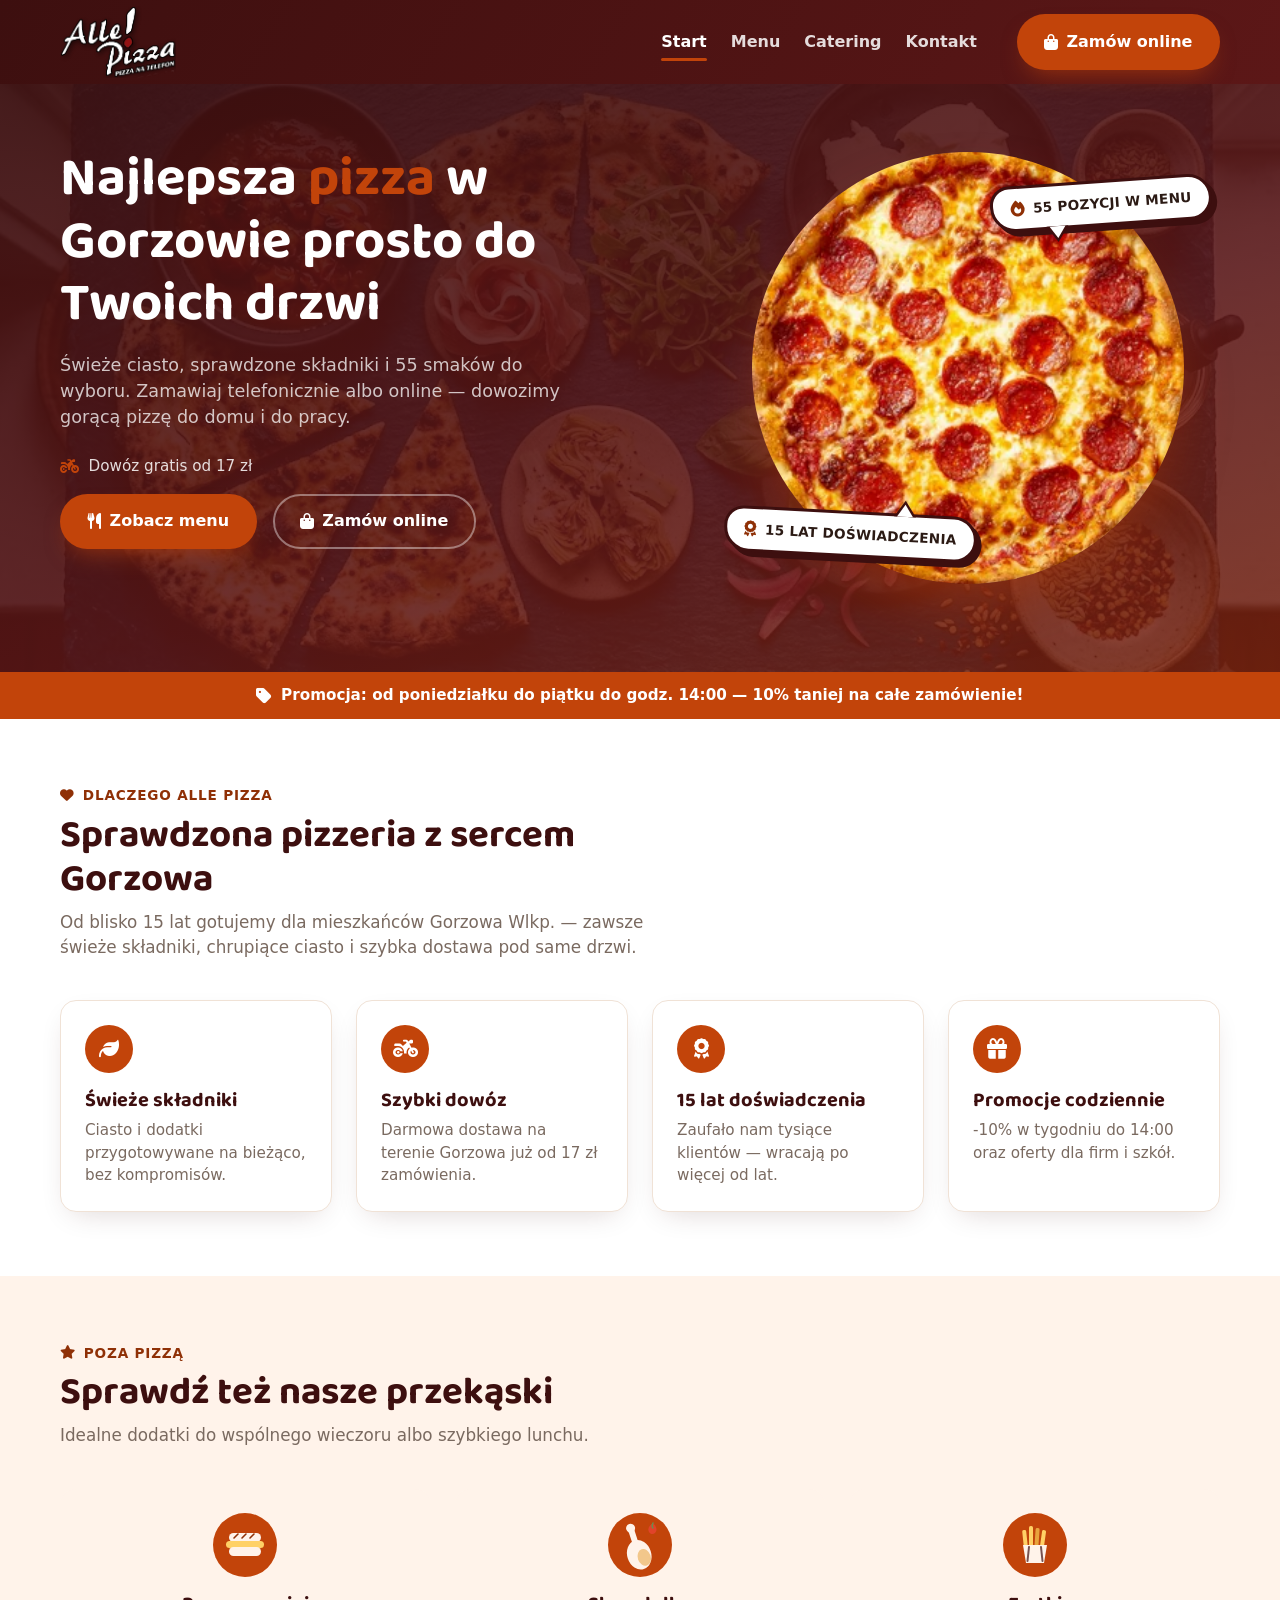
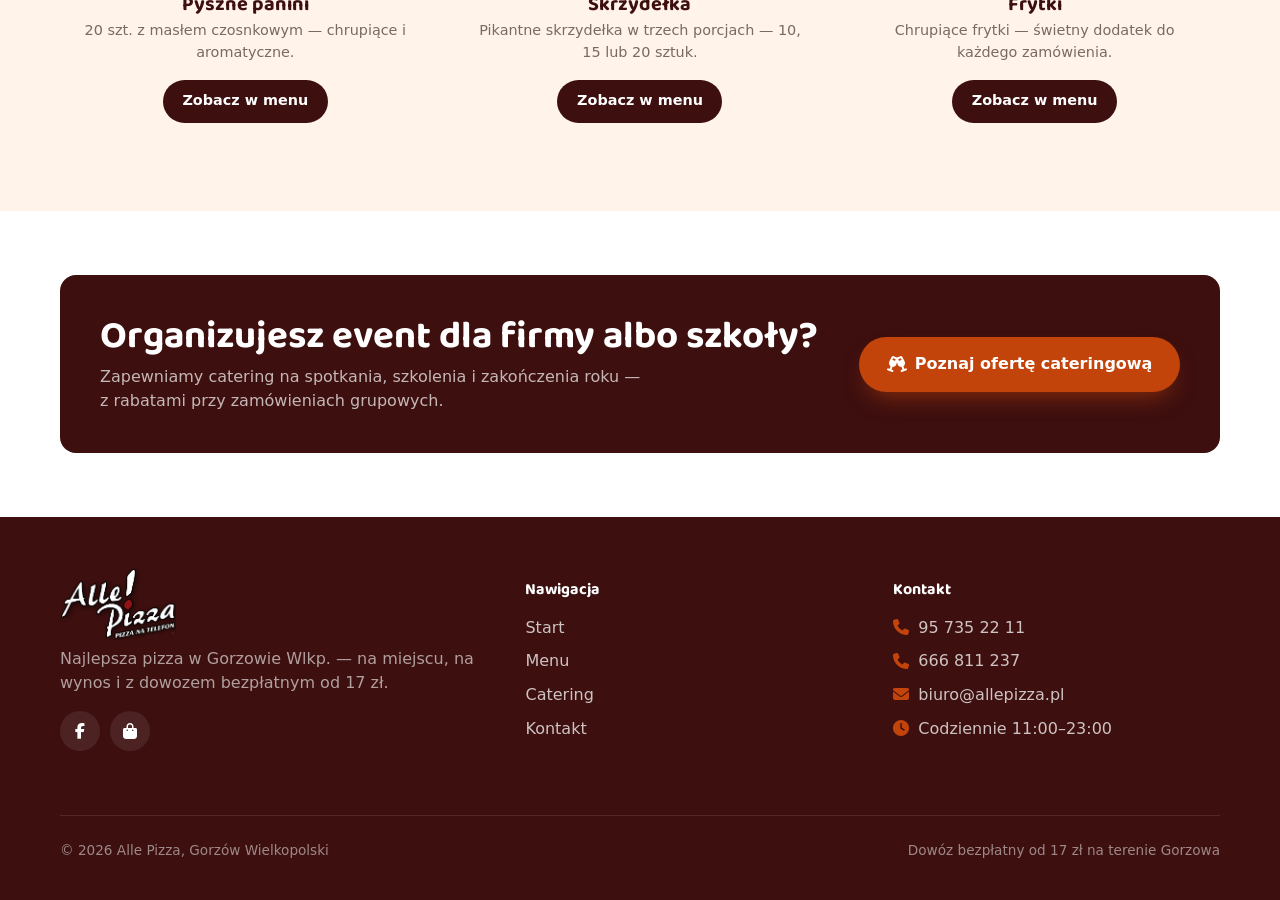
<file: index.html>
<!DOCTYPE html>
<html lang="pl">
<head>
  <meta charset="UTF-8" />
  <meta name="viewport" content="width=device-width, initial-scale=1.0" />
  <meta name="theme-color" content="#3d0f0f" />
  <title>Alle Pizza Gorzów Wlkp. — najlepsza pizza na dowóz</title>
  <meta
    name="description"
    content="Alle Pizza w Gorzowie Wlkp. — pizza na telefon i online, dowóz gratis od 17 zł, 55 pozycji w menu, 15 lat doświadczenia. Zamów już dziś!"
  />

  <link rel="canonical" href="https://allepizza.pl/" />

  <meta property="og:type" content="website" />
  <meta property="og:site_name" content="Alle Pizza" />
  <meta property="og:locale" content="pl_PL" />
  <meta property="og:url" content="https://allepizza.pl/" />
  <meta property="og:title" content="Alle Pizza Gorzów Wlkp. — najlepsza pizza na dowóz" />
  <meta property="og:description" content="Alle Pizza w Gorzowie Wlkp. — pizza na telefon i online, dowóz gratis od 17 zł, 55 pozycji w menu, 15 lat doświadczenia. Zamów już dziś!" />
  <meta property="og:image" content="https://allepizza.pl/img/pizza-hero-desktop.webp" />

  <meta name="twitter:card" content="summary_large_image" />
  <meta name="twitter:title" content="Alle Pizza Gorzów Wlkp. — najlepsza pizza na dowóz" />
  <meta name="twitter:description" content="Alle Pizza w Gorzowie Wlkp. — pizza na telefon i online, dowóz gratis od 17 zł, 55 pozycji w menu, 15 lat doświadczenia. Zamów już dziś!" />
  <meta name="twitter:image" content="https://allepizza.pl/img/pizza-hero-desktop.webp" />

  <link rel="icon" type="image/svg+xml" href="img/favicon.svg" />
  <link rel="icon" type="image/png" sizes="48x48" href="img/favicon-48.png" />
  <link rel="icon" type="image/png" sizes="96x96" href="img/favicon-96.png" />
  <link rel="apple-touch-icon" href="img/apple-touch-icon.png" />

  <link rel="preconnect" href="https://fonts.googleapis.com" />
  <link rel="preconnect" href="https://fonts.gstatic.com" crossorigin />
  <link rel="preconnect" href="https://cdnjs.cloudflare.com" crossorigin />
  <link
    href="https://fonts.googleapis.com/css2?family=Baloo+2:wght@600;700;800&display=swap"
    rel="stylesheet"
  />
  <link
    rel="stylesheet"
    href="https://cdnjs.cloudflare.com/ajax/libs/font-awesome/6.5.2/css/all.min.css"
  />

  <link rel="stylesheet" href="css/base.css" />
  <link rel="stylesheet" href="css/header-nav.css" />
  <link rel="stylesheet" href="css/home.css" />
  <link rel="stylesheet" href="css/footer.css" />
  <script type="application/ld+json">
{
  "@context": "https://schema.org",
  "@type": "Restaurant",
  "@id": "https://allepizza.pl/#restaurant",
  "name": "Alle Pizza",
  "url": "https://allepizza.pl/",
  "image": "https://allepizza.pl/img/pizza-hero-desktop.webp",
  "logo": "https://allepizza.pl/img/logo.webp",
  "telephone": "+48957352211",
  "servesCuisine": "Pizza",
  "priceRange": "PLN 15-70",
  "address": {
    "@type": "PostalAddress",
    "streetAddress": "Okólna 33A",
    "addressLocality": "Gorzów Wielkopolski",
    "postalCode": "66-400",
    "addressCountry": "PL"
  },
  "areaServed": {
    "@type": "City",
    "name": "Gorzów Wielkopolski"
  },
  "openingHoursSpecification": [
    {
      "@type": "OpeningHoursSpecification",
      "dayOfWeek": [
        "Monday",
        "Tuesday",
        "Wednesday",
        "Thursday",
        "Friday",
        "Saturday",
        "Sunday"
      ],
      "opens": "11:00",
      "closes": "23:00"
    }
  ],
  "hasMenu": "https://allepizza.pl/menu.html",
  "contactPoint": [
    {
      "@type": "ContactPoint",
      "telephone": "+48957352211",
      "contactType": "customer service",
      "areaServed": "PL",
      "availableLanguage": "Polish"
    },
    {
      "@type": "ContactPoint",
      "telephone": "+48666811237",
      "contactType": "customer service",
      "areaServed": "PL",
      "availableLanguage": "Polish"
    }
  ],
  "sameAs": [
    "https://www.facebook.com/pages/ALLE-Pizza/259133014165395"
  ]
}
  </script>
</head>
<body>
  <a class="skip-link" href="#main">Przejdź do treści</a>

  <header class="header" data-header>
    <div class="container header__bar">
      <a href="index.html" class="logo">
        <img src="img/logo.webp" alt="Alle Pizza" width="241" height="149" />
      </a>

      <button class="nav__toggle" type="button" data-nav-toggle aria-expanded="false" aria-controls="primary-nav">
        <span class="nav__toggle-bars" aria-hidden="true">
          <span></span>
          <span></span>
          <span></span>
        </span>
        <span class="visually-hidden">Otwórz menu</span>
      </button>

      <nav class="nav" id="primary-nav" data-nav>
        <ul class="nav__list">
          <li><a class="nav__link nav__link--active" href="index.html" aria-current="page">Start</a></li>
          <li><a class="nav__link" href="menu.html">Menu</a></li>
          <li><a class="nav__link" href="catering.html">Catering</a></li>
          <li><a class="nav__link" href="kontakt.html">Kontakt</a></li>
        </ul>
        <a class="btn btn--primary nav__cta" href="https://allepizza.papu.io/" target="_blank" rel="noopener">
          <i class="fa-solid fa-bag-shopping" aria-hidden="true"></i> Zamów online
        </a>
      </nav>
    </div>
  </header>
  <div class="nav-scrim" data-nav-scrim></div>

  <div class="mobile-callbar">
    <span class="mobile-callbar__hours">
      <i class="fa-solid fa-clock" aria-hidden="true"></i>
      Czynne codziennie: 11:00–23:00
    </span>
    <button
      type="button"
      class="mobile-callbar__call"
      data-call-toggle
      aria-haspopup="dialog"
      aria-expanded="false"
    >
      <i class="fa-solid fa-phone" aria-hidden="true"></i>
      Zadzwoń
    </button>
  </div>

  <div class="call-modal" data-call-modal>
    <div class="call-modal__scrim" data-call-modal-scrim></div>
    <div class="call-modal__panel" role="dialog" aria-modal="true" aria-label="Wybierz numer telefonu">
      <h2 class="call-modal__title">Wybierz numer</h2>
      <a href="tel:+48957352211" class="call-modal__option">
        <i class="fa-solid fa-phone" aria-hidden="true"></i> 95 735 22 11
      </a>
      <a href="tel:+48666811237" class="call-modal__option">
        <i class="fa-solid fa-phone" aria-hidden="true"></i> 666 811 237
      </a>
      <button type="button" class="call-modal__cancel" data-call-modal-close>Anuluj</button>
    </div>
  </div>

  <main id="main">
    <section class="hero">
      <div class="hero__photo" aria-hidden="true">
        <picture>
          <source media="(max-width: 640px)" srcset="img/pizza-hero-mobile.webp">
          <img src="img/pizza-hero-desktop.webp" width="1024" height="559" alt="" loading="eager" decoding="async">
        </picture>
      </div>
      <div class="container hero__grid">
        <div>
          <h1>Najlepsza <em>pizza</em> w Gorzowie prosto do Twoich drzwi</h1>
          <p class="hero__lead">
            Świeże ciasto, sprawdzone składniki i 55 smaków do wyboru. Zamawiaj
            telefonicznie albo online — dowozimy gorącą pizzę do domu i do pracy.
          </p>
          <div class="hero__facts hero__facts--delivery">
            <span class="hero__fact"
              ><i class="fa-solid fa-motorcycle" aria-hidden="true"></i> Dowóz gratis
              od 17 zł</span
            >
          </div>
          <div class="hero__actions">
            <a class="btn btn--primary" href="menu.html"
              ><i class="fa-solid fa-utensils" aria-hidden="true"></i> Zobacz menu</a
            >
            <a
              class="btn btn--outline"
              href="https://allepizza.papu.io/"
              target="_blank"
              rel="noopener"
              ><i class="fa-solid fa-bag-shopping" aria-hidden="true"></i> Zamów
              online</a
            >
          </div>
        </div>

        <div class="hero__visual" aria-hidden="true">
          <span class="hero__chip hero__chip--top"
            ><i class="fa-solid fa-fire"></i> 55 pozycji w menu</span
          >
          <div class="hero__disc">
            <picture>
              <source media="(max-width: 640px)" srcset="img/pizza-photo-mobile.webp">
              <img src="img/pizza-photo-desktop.webp" width="360" height="360" alt="Pizza pepperoni Alle Pizza" loading="eager" decoding="async">
            </picture>
          </div>
          <span class="hero__chip hero__chip--bottom"
            ><i class="fa-solid fa-award"></i> 15 lat doświadczenia</span
          >
        </div>
      </div>
    </section>

    <div class="promo">
      <div class="container promo__inner">
        <i class="fa-solid fa-tag" aria-hidden="true"></i>
        Promocja: od poniedziałku do piątku do godz. 14:00 — 10% taniej na całe
        zamówienie!
      </div>
    </div>

    <section class="section">
      <div class="container">
        <div class="section__heading">
          <span class="section__eyebrow"
            ><i class="fa-solid fa-heart" aria-hidden="true"></i> Dlaczego Alle
            Pizza</span
          >
          <h2>Sprawdzona pizzeria z sercem Gorzowa</h2>
          <p>
            Od blisko 15 lat gotujemy dla mieszkańców Gorzowa Wlkp. — zawsze świeże
            składniki, chrupiące ciasto i szybka dostawa pod same drzwi.
          </p>
        </div>

        <div class="highlights">
          <article class="highlight-card">
            <span class="icon-badge"
              ><i class="fa-solid fa-leaf" aria-hidden="true"></i
            ></span>
            <h3>Świeże składniki</h3>
            <p>Ciasto i dodatki przygotowywane na bieżąco, bez kompromisów.</p>
          </article>
          <article class="highlight-card">
            <span class="icon-badge"
              ><i class="fa-solid fa-motorcycle" aria-hidden="true"></i
            ></span>
            <h3>Szybki dowóz</h3>
            <p>Darmowa dostawa na terenie Gorzowa już od 17 zł zamówienia.</p>
          </article>
          <article class="highlight-card">
            <span class="icon-badge"
              ><i class="fa-solid fa-award" aria-hidden="true"></i
            ></span>
            <h3>15 lat doświadczenia</h3>
            <p>Zaufało nam tysiące klientów — wracają po więcej od lat.</p>
          </article>
          <article class="highlight-card">
            <span class="icon-badge"
              ><i class="fa-solid fa-gift" aria-hidden="true"></i
            ></span>
            <h3>Promocje codziennie</h3>
            <p>-10% w tygodniu do 14:00 oraz oferty dla firm i szkół.</p>
          </article>
        </div>
      </div>
    </section>

    <section class="section section--cream">
      <div class="container">
        <div class="section__heading">
          <span class="section__eyebrow"
            ><i class="fa-solid fa-star" aria-hidden="true"></i> Poza pizzą</span
          >
          <h2>Sprawdź też nasze przekąski</h2>
          <p>Idealne dodatki do wspólnego wieczoru albo szybkiego lunchu.</p>
        </div>

        <div class="teaser-grid">
          <article class="teaser-card">
            <img src="img/icons/panini.svg" alt="" class="snack-icon" width="64" height="64" loading="lazy">
            <h3>Pyszne panini</h3>
            <p>20 szt. z masłem czosnkowym — chrupiące i aromatyczne.</p>
            <a class="btn btn--dark btn--sm" href="menu.html#przekaski">Zobacz w menu</a>
          </article>
          <article class="teaser-card">
            <img src="img/icons/skrzydelka.svg" alt="" class="snack-icon" width="64" height="64" loading="lazy">
            <h3>Skrzydełka</h3>
            <p>Pikantne skrzydełka w trzech porcjach — 10, 15 lub 20 sztuk.</p>
            <a class="btn btn--dark btn--sm" href="menu.html#przekaski">Zobacz w menu</a>
          </article>
          <article class="teaser-card">
            <img src="img/icons/frytki.svg" alt="" class="snack-icon" width="64" height="64" loading="lazy">
            <h3>Frytki</h3>
            <p>Chrupiące frytki — świetny dodatek do każdego zamówienia.</p>
            <a class="btn btn--dark btn--sm" href="menu.html#przekaski">Zobacz w menu</a>
          </article>
        </div>
      </div>
    </section>

    <section class="section">
      <div class="container">
        <div class="cta-banner">
          <div>
            <h2>Organizujesz event dla firmy albo szkoły?</h2>
            <p>
              Zapewniamy catering na spotkania, szkolenia i zakończenia roku — z
              rabatami przy zamówieniach grupowych.
            </p>
          </div>
          <a class="btn btn--primary" href="catering.html"
            ><i class="fa-solid fa-champagne-glasses" aria-hidden="true"></i>
            Poznaj ofertę cateringową</a
          >
        </div>
      </div>
    </section>
  </main>

  <footer class="footer">
    <div class="container footer__grid">
      <div>
        <a href="index.html" class="logo footer__logo">
          <img src="img/logo.webp" alt="Alle Pizza" width="241" height="149" />
        </a>
        <p class="footer__tagline">
          Najlepsza pizza w Gorzowie Wlkp. — na miejscu, na wynos i z dowozem
          bezpłatnym od 17 zł.
        </p>
        <div class="footer__social">
          <a
            href="https://www.facebook.com/pages/ALLE-Pizza/259133014165395"
            target="_blank"
            rel="noopener"
            aria-label="Alle Pizza na Facebooku"
            ><i class="fa-brands fa-facebook-f" aria-hidden="true"></i
          ></a>
          <a
            href="https://allepizza.papu.io/"
            target="_blank"
            rel="noopener"
            aria-label="Zamów online"
            ><i class="fa-solid fa-bag-shopping" aria-hidden="true"></i
          ></a>
        </div>
      </div>

      <div>
        <h3 class="footer__heading">Nawigacja</h3>
        <ul class="footer__list">
          <li><a href="index.html">Start</a></li>
          <li><a href="menu.html">Menu</a></li>
          <li><a href="catering.html">Catering</a></li>
          <li><a href="kontakt.html">Kontakt</a></li>
        </ul>
      </div>

      <div>
        <h3 class="footer__heading">Kontakt</h3>
        <ul class="footer__list">
          <li class="footer__item">
            <i class="fa-solid fa-phone" aria-hidden="true"></i>
            <a href="tel:+48957352211">95 735 22 11</a>
          </li>
          <li class="footer__item">
            <i class="fa-solid fa-phone" aria-hidden="true"></i>
            <a href="tel:+48666811237">666 811 237</a>
          </li>
          <li class="footer__item">
            <i class="fa-solid fa-envelope" aria-hidden="true"></i>
            <a href="mailto:biuro@allepizza.pl">biuro@allepizza.pl</a>
          </li>
          <li class="footer__item">
            <i class="fa-solid fa-clock" aria-hidden="true"></i>
            <span>Codziennie 11:00–23:00</span>
          </li>
        </ul>
      </div>
    </div>

    <div class="container footer__bottom">
      <span>&copy; <span data-year></span> Alle Pizza, Gorzów Wielkopolski</span>
      <span>Dowóz bezpłatny od 17 zł na terenie Gorzowa</span>
    </div>
  </footer>

  <button
    type="button"
    class="back-to-top"
    data-back-to-top
    aria-label="Powrót do góry"
  >
    <i class="fa-solid fa-arrow-up" aria-hidden="true"></i>
  </button>

  <script src="js/script.js"></script>
</body>
</html>
</file>
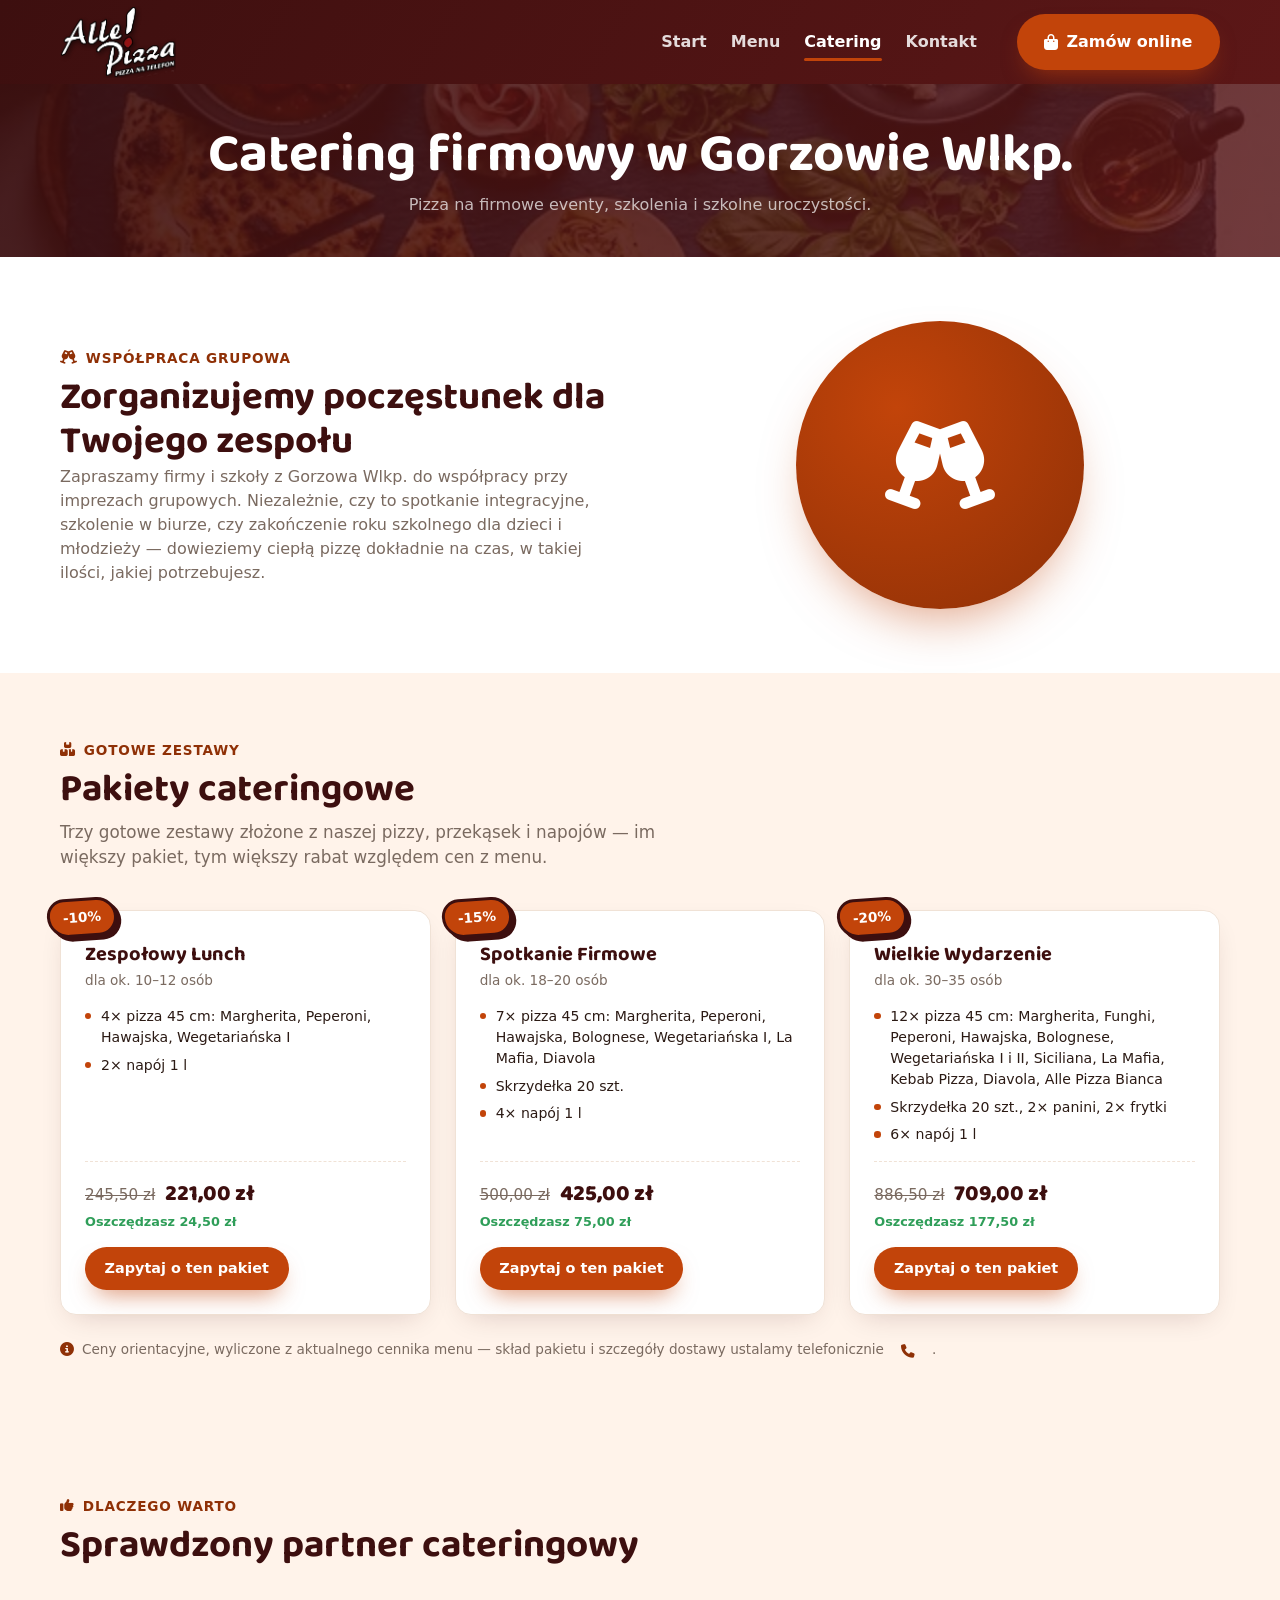
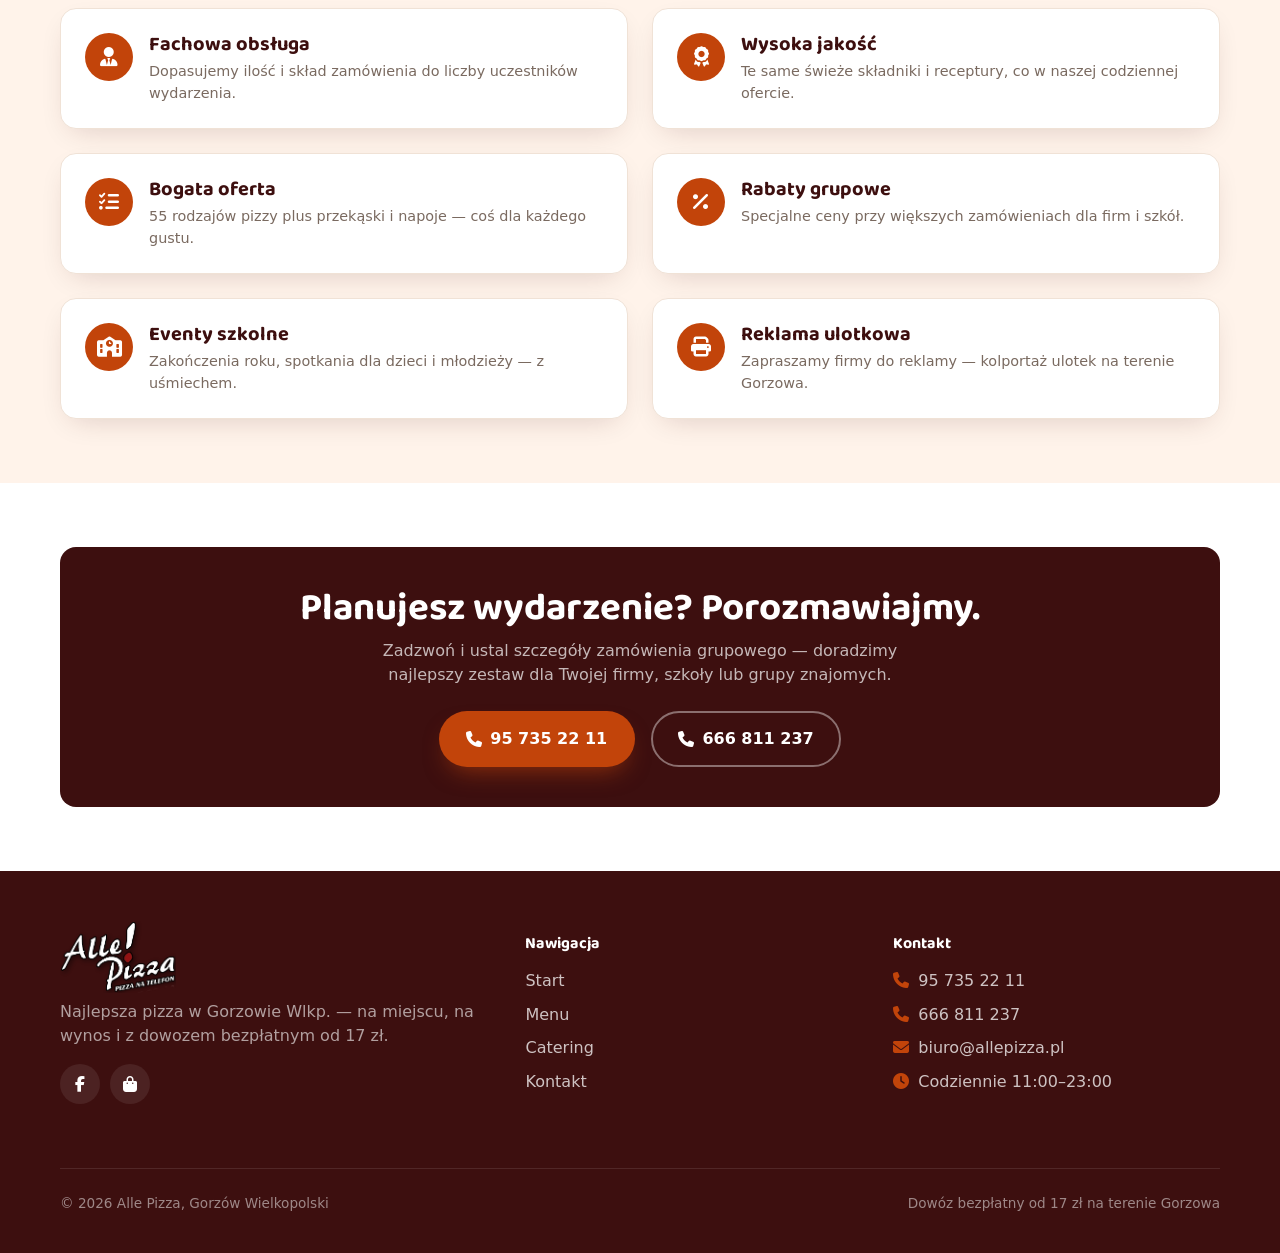
<file: catering.html>
<!DOCTYPE html>
<html lang="pl">
<head>
  <meta charset="UTF-8" />
  <meta name="viewport" content="width=device-width, initial-scale=1.0" />
  <meta name="theme-color" content="#3d0f0f" />
  <title>Catering — Alle Pizza Gorzów Wlkp.</title>
  <meta
    name="description"
    content="Catering firmowy i szkolny od Alle Pizza w Gorzowie Wlkp. — gotowe pakiety pizzy z rabatem do 20%, już od 221 zł. Zamów pizzę na eventy, szkolenia i zakończenia roku."
  />

  <link rel="canonical" href="https://allepizza.pl/catering.html" />

  <meta property="og:type" content="website" />
  <meta property="og:site_name" content="Alle Pizza" />
  <meta property="og:locale" content="pl_PL" />
  <meta property="og:url" content="https://allepizza.pl/catering.html" />
  <meta property="og:title" content="Catering — Alle Pizza Gorzów Wlkp." />
  <meta property="og:description" content="Catering firmowy i szkolny od Alle Pizza w Gorzowie Wlkp. — gotowe pakiety pizzy z rabatem do 20%, już od 221 zł. Zamów pizzę na eventy, szkolenia i zakończenia roku." />
  <meta property="og:image" content="https://allepizza.pl/img/pizza-hero-desktop.webp" />

  <meta name="twitter:card" content="summary_large_image" />
  <meta name="twitter:title" content="Catering — Alle Pizza Gorzów Wlkp." />
  <meta name="twitter:description" content="Catering firmowy i szkolny od Alle Pizza w Gorzowie Wlkp. — gotowe pakiety pizzy z rabatem do 20%, już od 221 zł. Zamów pizzę na eventy, szkolenia i zakończenia roku." />
  <meta name="twitter:image" content="https://allepizza.pl/img/pizza-hero-desktop.webp" />

  <link rel="icon" type="image/svg+xml" href="img/favicon.svg" />
  <link rel="icon" type="image/png" sizes="48x48" href="img/favicon-48.png" />
  <link rel="icon" type="image/png" sizes="96x96" href="img/favicon-96.png" />
  <link rel="apple-touch-icon" href="img/apple-touch-icon.png" />

  <link rel="preconnect" href="https://fonts.googleapis.com" />
  <link rel="preconnect" href="https://fonts.gstatic.com" crossorigin />
  <link rel="preconnect" href="https://cdnjs.cloudflare.com" crossorigin />
  <link
    href="https://fonts.googleapis.com/css2?family=Baloo+2:wght@600;700;800&display=swap"
    rel="stylesheet"
  />
  <link
    rel="stylesheet"
    href="https://cdnjs.cloudflare.com/ajax/libs/font-awesome/6.5.2/css/all.min.css"
  />

  <link rel="stylesheet" href="css/base.css" />
  <link rel="stylesheet" href="css/header-nav.css" />
  <link rel="stylesheet" href="css/catering.css" />
  <link rel="stylesheet" href="css/footer.css" />
  <script type="application/ld+json">
{
  "@context": "https://schema.org",
  "@type": "Restaurant",
  "@id": "https://allepizza.pl/#restaurant",
  "name": "Alle Pizza",
  "url": "https://allepizza.pl/",
  "image": "https://allepizza.pl/img/pizza-hero-desktop.webp",
  "logo": "https://allepizza.pl/img/logo.webp",
  "telephone": "+48957352211",
  "servesCuisine": "Pizza",
  "priceRange": "PLN 15-70",
  "address": {
    "@type": "PostalAddress",
    "streetAddress": "Okólna 33A",
    "addressLocality": "Gorzów Wielkopolski",
    "postalCode": "66-400",
    "addressCountry": "PL"
  },
  "areaServed": {
    "@type": "City",
    "name": "Gorzów Wielkopolski"
  },
  "openingHoursSpecification": [
    {
      "@type": "OpeningHoursSpecification",
      "dayOfWeek": [
        "Monday",
        "Tuesday",
        "Wednesday",
        "Thursday",
        "Friday",
        "Saturday",
        "Sunday"
      ],
      "opens": "11:00",
      "closes": "23:00"
    }
  ],
  "hasMenu": "https://allepizza.pl/menu.html",
  "contactPoint": [
    {
      "@type": "ContactPoint",
      "telephone": "+48957352211",
      "contactType": "customer service",
      "areaServed": "PL",
      "availableLanguage": "Polish"
    },
    {
      "@type": "ContactPoint",
      "telephone": "+48666811237",
      "contactType": "customer service",
      "areaServed": "PL",
      "availableLanguage": "Polish"
    }
  ],
  "sameAs": [
    "https://www.facebook.com/pages/ALLE-Pizza/259133014165395"
  ]
}
  </script>
  <script type="application/ld+json">
{
  "@context": "https://schema.org",
  "@type": "OfferCatalog",
  "name": "Pakiety cateringowe Alle Pizza",
  "itemListElement": [
    {
      "@type": "Offer",
      "name": "Pakiet cateringowy Zespołowy Lunch",
      "description": "4 pizze 45 cm (Margherita, Peperoni, Hawajska, Wegetariańska I) i 2 napoje 1 l, dla ok. 10-12 osób.",
      "price": "221.00",
      "priceCurrency": "PLN",
      "seller": {
        "@id": "https://allepizza.pl/#restaurant"
      }
    },
    {
      "@type": "Offer",
      "name": "Pakiet cateringowy Spotkanie Firmowe",
      "description": "7 pizz 45 cm, skrzydełka 20 szt. i 4 napoje 1 l, dla ok. 18-20 osób.",
      "price": "425.00",
      "priceCurrency": "PLN",
      "seller": {
        "@id": "https://allepizza.pl/#restaurant"
      }
    },
    {
      "@type": "Offer",
      "name": "Pakiet cateringowy Wielkie Wydarzenie",
      "description": "12 pizz 45 cm, skrzydełka, panini, frytki i 6 napojów 1 l, dla ok. 30-35 osób.",
      "price": "709.00",
      "priceCurrency": "PLN",
      "seller": {
        "@id": "https://allepizza.pl/#restaurant"
      }
    }
  ]
}
  </script>
</head>
<body>
  <a class="skip-link" href="#main">Przejdź do treści</a>

  <header class="header" data-header>
    <div class="container header__bar">
      <a href="index.html" class="logo">
        <img src="img/logo.webp" alt="Alle Pizza" width="241" height="149" />
      </a>

      <button class="nav__toggle" type="button" data-nav-toggle aria-expanded="false" aria-controls="primary-nav">
        <span class="nav__toggle-bars" aria-hidden="true">
          <span></span>
          <span></span>
          <span></span>
        </span>
        <span class="visually-hidden">Otwórz menu</span>
      </button>

      <nav class="nav" id="primary-nav" data-nav>
        <ul class="nav__list">
          <li><a class="nav__link" href="index.html">Start</a></li>
          <li><a class="nav__link" href="menu.html">Menu</a></li>
          <li><a class="nav__link nav__link--active" href="catering.html" aria-current="page">Catering</a></li>
          <li><a class="nav__link" href="kontakt.html">Kontakt</a></li>
        </ul>
        <a class="btn btn--primary nav__cta" href="https://allepizza.papu.io/" target="_blank" rel="noopener">
          <i class="fa-solid fa-bag-shopping" aria-hidden="true"></i> Zamów online
        </a>
      </nav>
    </div>
  </header>
  <div class="nav-scrim" data-nav-scrim></div>

  <div class="mobile-callbar">
    <span class="mobile-callbar__hours">
      <i class="fa-solid fa-clock" aria-hidden="true"></i>
      Czynne 11:00–23:00
    </span>
    <button
      type="button"
      class="mobile-callbar__call"
      data-call-toggle
      aria-haspopup="dialog"
      aria-expanded="false"
    >
      <i class="fa-solid fa-phone" aria-hidden="true"></i>
      Zadzwoń
    </button>
  </div>

  <div class="call-modal" data-call-modal>
    <div class="call-modal__scrim" data-call-modal-scrim></div>
    <div class="call-modal__panel" role="dialog" aria-modal="true" aria-label="Wybierz numer telefonu">
      <h2 class="call-modal__title">Wybierz numer</h2>
      <a href="tel:+48957352211" class="call-modal__option">
        <i class="fa-solid fa-phone" aria-hidden="true"></i> 95 735 22 11
      </a>
      <a href="tel:+48666811237" class="call-modal__option">
        <i class="fa-solid fa-phone" aria-hidden="true"></i> 666 811 237
      </a>
      <button type="button" class="call-modal__cancel" data-call-modal-close>Anuluj</button>
    </div>
  </div>

  <main id="main">
    <div class="page-hero">
      <div class="page-hero__photo" aria-hidden="true">
        <picture>
          <source media="(max-width: 640px)" srcset="img/pizza-hero-mobile.webp">
          <img src="img/pizza-hero-desktop.webp" width="1024" height="559" alt="" loading="eager" decoding="async">
        </picture>
      </div>
      <div class="container">
        <h1>Catering firmowy w Gorzowie Wlkp.</h1>
        <p>Pizza na firmowe eventy, szkolenia i szkolne uroczystości.</p>
      </div>
    </div>

    <section class="section">
      <div class="container catering-intro">
        <div>
          <span class="section__eyebrow"
            ><i class="fa-solid fa-champagne-glasses" aria-hidden="true"></i>
            Współpraca grupowa</span
          >
          <h2>Zorganizujemy poczęstunek dla Twojego zespołu</h2>
          <p>
            Zapraszamy firmy i szkoły z Gorzowa Wlkp. do współpracy przy imprezach
            grupowych. Niezależnie, czy to spotkanie integracyjne, szkolenie w
            biurze, czy zakończenie roku szkolnego dla dzieci i młodzieży — dowieziemy
            ciepłą pizzę dokładnie na czas, w takiej ilości, jakiej potrzebujesz.
          </p>
        </div>
        <div class="catering-intro__visual" aria-hidden="true">
          <div class="catering-intro__disc">
            <i class="fa-solid fa-champagne-glasses"></i>
          </div>
        </div>
      </div>
    </section>

    <section class="section section--cream">
      <div class="container">
        <div class="section__heading">
          <span class="section__eyebrow"
            ><i class="fa-solid fa-boxes-stacked" aria-hidden="true"></i>
            Gotowe zestawy</span
          >
          <h2>Pakiety cateringowe</h2>
          <p>
            Trzy gotowe zestawy złożone z naszej pizzy, przekąsek i napojów —
            im większy pakiet, tym większy rabat względem cen z menu.
          </p>
        </div>

        <div class="package-carousel">
          <button
            type="button"
            class="package-carousel__arrow package-carousel__arrow--prev"
            data-package-prev
            aria-label="Poprzedni pakiet"
          >
            <i class="fa-solid fa-chevron-left" aria-hidden="true"></i>
          </button>
          <div class="package-grid" data-package-grid>
          <article class="package-card">
            <span class="package-card__badge">-10%</span>
            <h3 class="package-card__name">Zespołowy Lunch</h3>
            <p class="package-card__audience">
              <i class="fa-solid fa-users" aria-hidden="true"></i> dla ok. 10–12 osób
            </p>
            <ul class="package-card__list">
              <li>4× pizza 45 cm: Margherita, Peperoni, Hawajska, Wegetariańska I</li>
              <li>2× napój 1 l</li>
            </ul>
            <div class="package-card__price">
              <span class="package-card__price-old">245,50 zł</span>
              <span class="package-card__price-new">221,00 zł</span>
            </div>
            <p class="package-card__save">Oszczędzasz 24,50 zł</p>
            <a class="btn btn--primary btn--sm" href="tel:+48957352211">Zapytaj o ten pakiet</a>
          </article>

          <article class="package-card">
            <span class="package-card__badge">-15%</span>
            <h3 class="package-card__name">Spotkanie Firmowe</h3>
            <p class="package-card__audience">
              <i class="fa-solid fa-users" aria-hidden="true"></i> dla ok. 18–20 osób
            </p>
            <ul class="package-card__list">
              <li>
                7× pizza 45 cm: Margherita, Peperoni, Hawajska, Bolognese,
                Wegetariańska I, La Mafia, Diavola
              </li>
              <li>Skrzydełka 20 szt.</li>
              <li>4× napój 1 l</li>
            </ul>
            <div class="package-card__price">
              <span class="package-card__price-old">500,00 zł</span>
              <span class="package-card__price-new">425,00 zł</span>
            </div>
            <p class="package-card__save">Oszczędzasz 75,00 zł</p>
            <a class="btn btn--primary btn--sm" href="tel:+48957352211">Zapytaj o ten pakiet</a>
          </article>

          <article class="package-card">
            <span class="package-card__badge">-20%</span>
            <h3 class="package-card__name">Wielkie Wydarzenie</h3>
            <p class="package-card__audience">
              <i class="fa-solid fa-users" aria-hidden="true"></i> dla ok. 30–35 osób
            </p>
            <ul class="package-card__list">
              <li>
                12× pizza 45 cm: Margherita, Funghi, Peperoni, Hawajska,
                Bolognese, Wegetariańska I i II, Siciliana, La Mafia, Kebab
                Pizza, Diavola, Alle Pizza Bianca
              </li>
              <li>Skrzydełka 20 szt., 2× panini, 2× frytki</li>
              <li>6× napój 1 l</li>
            </ul>
            <div class="package-card__price">
              <span class="package-card__price-old">886,50 zł</span>
              <span class="package-card__price-new">709,00 zł</span>
            </div>
            <p class="package-card__save">Oszczędzasz 177,50 zł</p>
            <a class="btn btn--primary btn--sm" href="tel:+48957352211">Zapytaj o ten pakiet</a>
          </article>
          </div>
          <button
            type="button"
            class="package-carousel__arrow package-carousel__arrow--next"
            data-package-next
            aria-label="Następny pakiet"
          >
            <i class="fa-solid fa-chevron-right" aria-hidden="true"></i>
          </button>
        </div>

        <p class="package-note">
          <i class="fa-solid fa-circle-info" aria-hidden="true"></i>
          Ceny orientacyjne, wyliczone z aktualnego cennika menu — skład
          pakietu i szczegóły dostawy ustalamy telefonicznie
          <button
            type="button"
            class="package-note__call"
            data-call-toggle
            aria-haspopup="dialog"
            aria-expanded="false"
            aria-label="Zadzwoń — wybierz numer"
          >
            <i class="fa-solid fa-phone" aria-hidden="true"></i>
          </button>.
        </p>
      </div>
    </section>

        <section class="section section--cream">
      <div class="container">
        <div class="section__heading">
          <span class="section__eyebrow"
            ><i class="fa-solid fa-thumbs-up" aria-hidden="true"></i> Dlaczego
            warto</span
          >
          <h2>Sprawdzony partner cateringowy</h2>
        </div>

        <div class="benefits">
          <div class="benefit">
            <span class="icon-badge"><i class="fa-solid fa-user-tie" aria-hidden="true"></i></span>
            <div>
              <h3>Fachowa obsługa</h3>
              <p>Dopasujemy ilość i skład zamówienia do liczby uczestników wydarzenia.</p>
            </div>
          </div>
          <div class="benefit">
            <span class="icon-badge"><i class="fa-solid fa-award" aria-hidden="true"></i></span>
            <div>
              <h3>Wysoka jakość</h3>
              <p>Te same świeże składniki i receptury, co w naszej codziennej ofercie.</p>
            </div>
          </div>
          <div class="benefit">
            <span class="icon-badge"><i class="fa-solid fa-list-check" aria-hidden="true"></i></span>
            <div>
              <h3>Bogata oferta</h3>
              <p>55 rodzajów pizzy plus przekąski i napoje — coś dla każdego gustu.</p>
            </div>
          </div>
          <div class="benefit">
            <span class="icon-badge"><i class="fa-solid fa-percent" aria-hidden="true"></i></span>
            <div>
              <h3>Rabaty grupowe</h3>
              <p>Specjalne ceny przy większych zamówieniach dla firm i szkół.</p>
            </div>
          </div>
          <div class="benefit">
            <span class="icon-badge"><i class="fa-solid fa-school" aria-hidden="true"></i></span>
            <div>
              <h3>Eventy szkolne</h3>
              <p>Zakończenia roku, spotkania dla dzieci i młodzieży — z uśmiechem.</p>
            </div>
          </div>
          <div class="benefit">
            <span class="icon-badge"><i class="fa-solid fa-print" aria-hidden="true"></i></span>
            <div>
              <h3>Reklama ulotkowa</h3>
              <p>Zapraszamy firmy do reklamy — kolportaż ulotek na terenie Gorzowa.</p>
            </div>
          </div>
        </div>
      </div>
    </section>

<section class="section">
      <div class="container">
        <div class="catering-cta">
          <h2>Planujesz wydarzenie? Porozmawiajmy.</h2>
          <p>
            Zadzwoń i ustal szczegóły zamówienia grupowego — doradzimy najlepszy
            zestaw dla Twojej firmy, szkoły lub grupy znajomych.
          </p>
          <div class="catering-cta__actions">
            <a class="btn btn--primary" href="tel:+48957352211"
              ><i class="fa-solid fa-phone" aria-hidden="true"></i> 95 735 22 11</a
            >
            <a class="btn btn--outline" href="tel:+48666811237"
              ><i class="fa-solid fa-phone" aria-hidden="true"></i> 666 811 237</a
            >
          </div>
        </div>
      </div>
    </section>
  </main>

  <footer class="footer">
    <div class="container footer__grid">
      <div>
        <a href="index.html" class="logo footer__logo">
          <img src="img/logo.webp" alt="Alle Pizza" width="241" height="149" />
        </a>
        <p class="footer__tagline">
          Najlepsza pizza w Gorzowie Wlkp. — na miejscu, na wynos i z dowozem
          bezpłatnym od 17 zł.
        </p>
        <div class="footer__social">
          <a
            href="https://www.facebook.com/pages/ALLE-Pizza/259133014165395"
            target="_blank"
            rel="noopener"
            aria-label="Alle Pizza na Facebooku"
            ><i class="fa-brands fa-facebook-f" aria-hidden="true"></i
          ></a>
          <a
            href="https://allepizza.papu.io/"
            target="_blank"
            rel="noopener"
            aria-label="Zamów online"
            ><i class="fa-solid fa-bag-shopping" aria-hidden="true"></i
          ></a>
        </div>
      </div>

      <div>
        <h3 class="footer__heading">Nawigacja</h3>
        <ul class="footer__list">
          <li><a href="index.html">Start</a></li>
          <li><a href="menu.html">Menu</a></li>
          <li><a href="catering.html">Catering</a></li>
          <li><a href="kontakt.html">Kontakt</a></li>
        </ul>
      </div>

      <div>
        <h3 class="footer__heading">Kontakt</h3>
        <ul class="footer__list">
          <li class="footer__item">
            <i class="fa-solid fa-phone" aria-hidden="true"></i>
            <a href="tel:+48957352211">95 735 22 11</a>
          </li>
          <li class="footer__item">
            <i class="fa-solid fa-phone" aria-hidden="true"></i>
            <a href="tel:+48666811237">666 811 237</a>
          </li>
          <li class="footer__item">
            <i class="fa-solid fa-envelope" aria-hidden="true"></i>
            <a href="mailto:biuro@allepizza.pl">biuro@allepizza.pl</a>
          </li>
          <li class="footer__item">
            <i class="fa-solid fa-clock" aria-hidden="true"></i>
            <span>Codziennie 11:00–23:00</span>
          </li>
        </ul>
      </div>
    </div>

    <div class="container footer__bottom">
      <span>&copy; <span data-year></span> Alle Pizza, Gorzów Wielkopolski</span>
      <span>Dowóz bezpłatny od 17 zł na terenie Gorzowa</span>
    </div>
  </footer>

  <button
    type="button"
    class="back-to-top"
    data-back-to-top
    aria-label="Powrót do góry"
  >
    <i class="fa-solid fa-arrow-up" aria-hidden="true"></i>
  </button>

  <script src="js/script.js"></script>
</body>
</html>
</file>
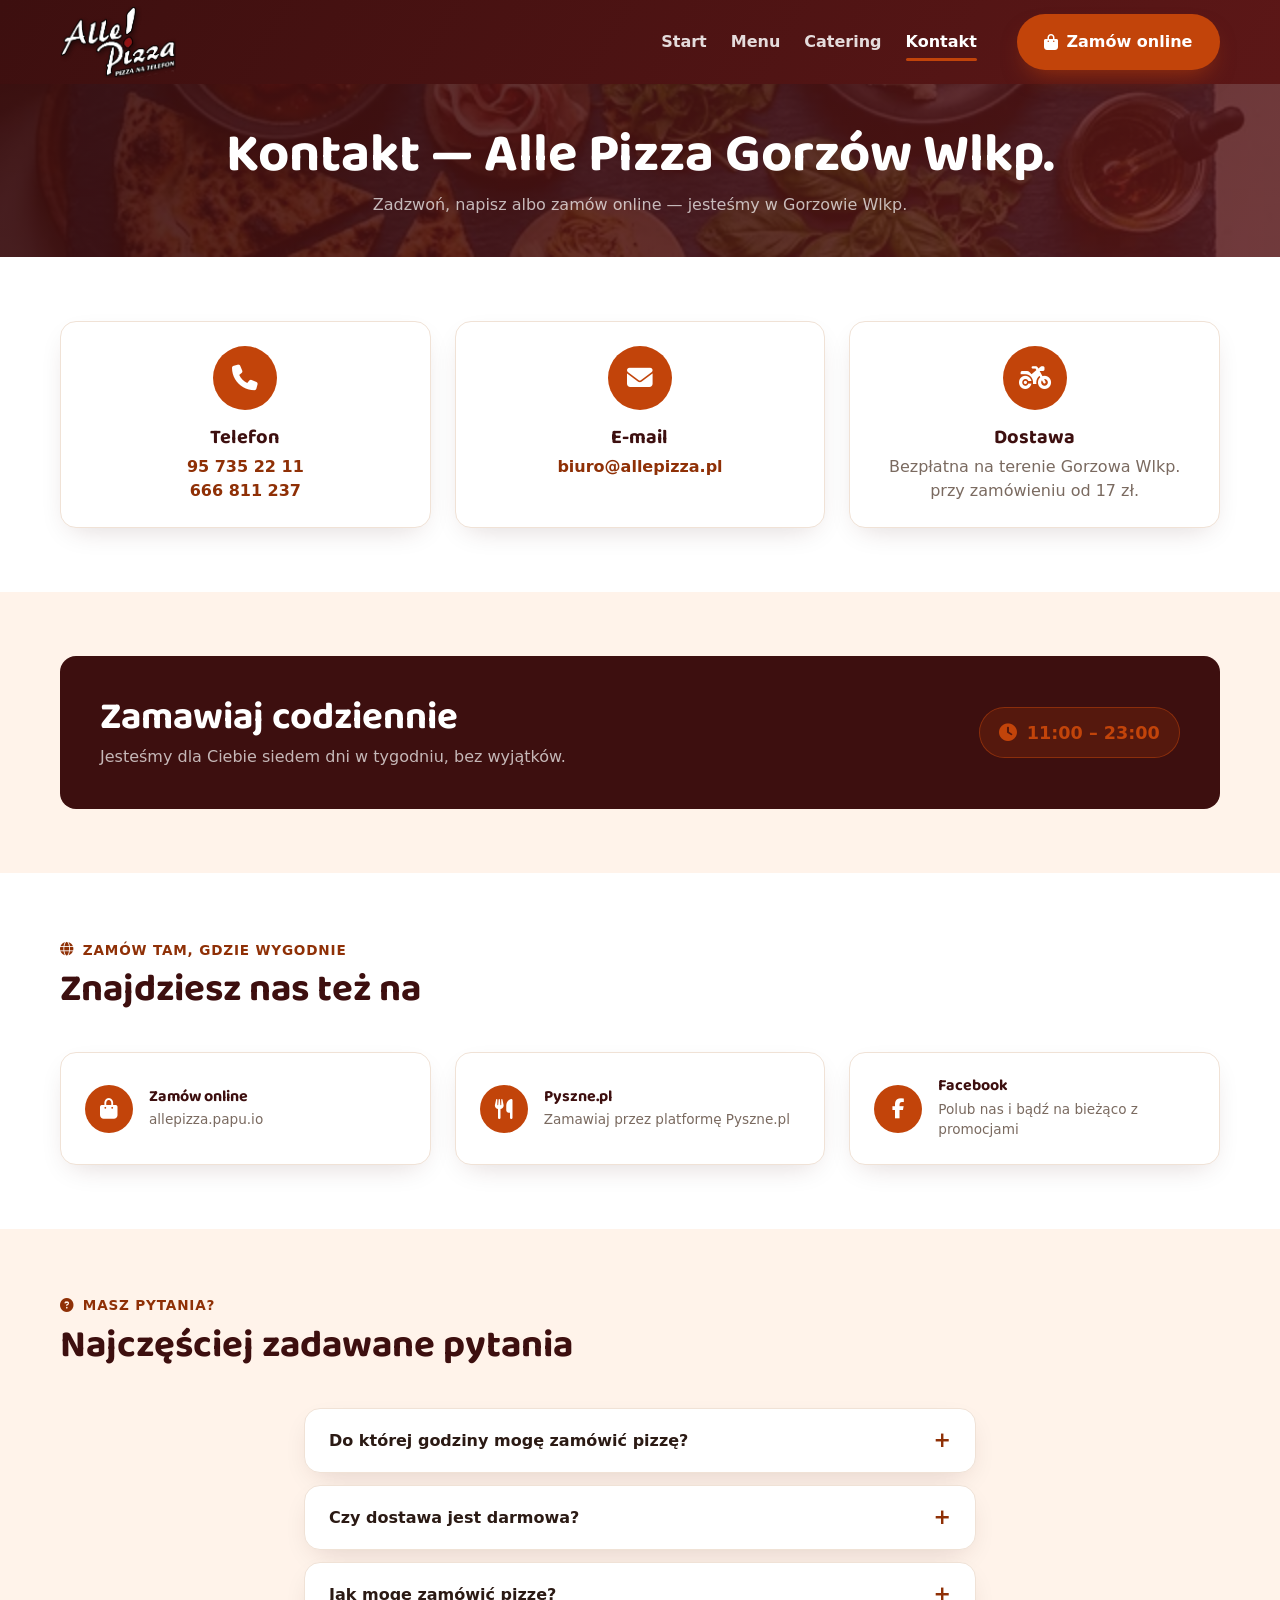
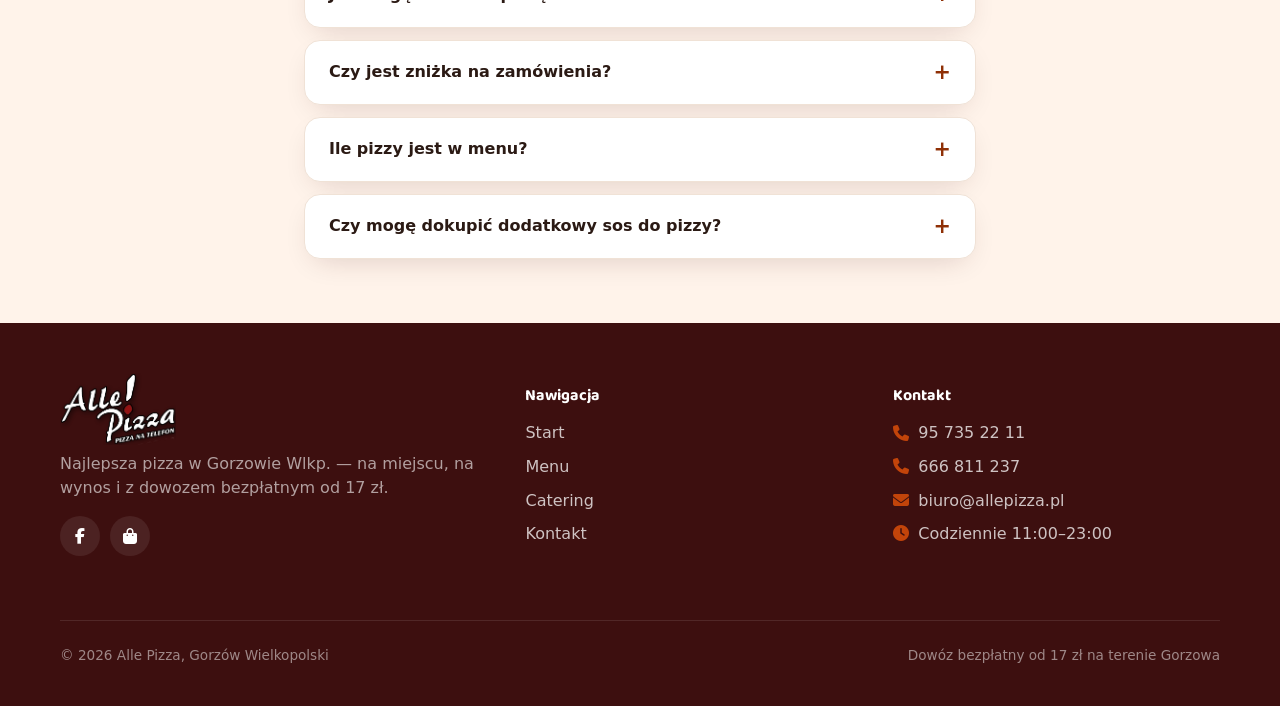
<file: kontakt.html>
<!DOCTYPE html>
<html lang="pl">
<head>
  <meta charset="UTF-8" />
  <meta name="viewport" content="width=device-width, initial-scale=1.0" />
  <meta name="theme-color" content="#3d0f0f" />
  <title>Kontakt — Alle Pizza Gorzów Wlkp.</title>
  <meta
    name="description"
    content="Skontaktuj się z Alle Pizza w Gorzowie Wlkp.: telefon, e-mail, godziny otwarcia i informacje o darmowej dostawie od 17 zł."
  />

  <link rel="canonical" href="https://allepizza.pl/kontakt.html" />

  <meta property="og:type" content="website" />
  <meta property="og:site_name" content="Alle Pizza" />
  <meta property="og:locale" content="pl_PL" />
  <meta property="og:url" content="https://allepizza.pl/kontakt.html" />
  <meta property="og:title" content="Kontakt — Alle Pizza Gorzów Wlkp." />
  <meta property="og:description" content="Skontaktuj się z Alle Pizza w Gorzowie Wlkp.: telefon, e-mail, godziny otwarcia i informacje o darmowej dostawie od 17 zł." />
  <meta property="og:image" content="https://allepizza.pl/img/pizza-hero-desktop.webp" />

  <meta name="twitter:card" content="summary_large_image" />
  <meta name="twitter:title" content="Kontakt — Alle Pizza Gorzów Wlkp." />
  <meta name="twitter:description" content="Skontaktuj się z Alle Pizza w Gorzowie Wlkp.: telefon, e-mail, godziny otwarcia i informacje o darmowej dostawie od 17 zł." />
  <meta name="twitter:image" content="https://allepizza.pl/img/pizza-hero-desktop.webp" />

  <link rel="icon" type="image/svg+xml" href="img/favicon.svg" />
  <link rel="icon" type="image/png" sizes="48x48" href="img/favicon-48.png" />
  <link rel="icon" type="image/png" sizes="96x96" href="img/favicon-96.png" />
  <link rel="apple-touch-icon" href="img/apple-touch-icon.png" />

  <link rel="preconnect" href="https://fonts.googleapis.com" />
  <link rel="preconnect" href="https://fonts.gstatic.com" crossorigin />
  <link rel="preconnect" href="https://cdnjs.cloudflare.com" crossorigin />
  <link
    href="https://fonts.googleapis.com/css2?family=Baloo+2:wght@600;700;800&display=swap"
    rel="stylesheet"
  />
  <link
    rel="stylesheet"
    href="https://cdnjs.cloudflare.com/ajax/libs/font-awesome/6.5.2/css/all.min.css"
  />

  <link rel="stylesheet" href="css/base.css" />
  <link rel="stylesheet" href="css/header-nav.css" />
  <link rel="stylesheet" href="css/kontakt.css" />
  <link rel="stylesheet" href="css/footer.css" />
  <script type="application/ld+json">
{
  "@context": "https://schema.org",
  "@type": "Restaurant",
  "@id": "https://allepizza.pl/#restaurant",
  "name": "Alle Pizza",
  "url": "https://allepizza.pl/",
  "image": "https://allepizza.pl/img/pizza-hero-desktop.webp",
  "logo": "https://allepizza.pl/img/logo.webp",
  "telephone": "+48957352211",
  "servesCuisine": "Pizza",
  "priceRange": "PLN 15-70",
  "address": {
    "@type": "PostalAddress",
    "streetAddress": "Okólna 33A",
    "addressLocality": "Gorzów Wielkopolski",
    "postalCode": "66-400",
    "addressCountry": "PL"
  },
  "areaServed": {
    "@type": "City",
    "name": "Gorzów Wielkopolski"
  },
  "openingHoursSpecification": [
    {
      "@type": "OpeningHoursSpecification",
      "dayOfWeek": [
        "Monday",
        "Tuesday",
        "Wednesday",
        "Thursday",
        "Friday",
        "Saturday",
        "Sunday"
      ],
      "opens": "11:00",
      "closes": "23:00"
    }
  ],
  "hasMenu": "https://allepizza.pl/menu.html",
  "contactPoint": [
    {
      "@type": "ContactPoint",
      "telephone": "+48957352211",
      "contactType": "customer service",
      "areaServed": "PL",
      "availableLanguage": "Polish"
    },
    {
      "@type": "ContactPoint",
      "telephone": "+48666811237",
      "contactType": "customer service",
      "areaServed": "PL",
      "availableLanguage": "Polish"
    }
  ],
  "sameAs": [
    "https://www.facebook.com/pages/ALLE-Pizza/259133014165395"
  ]
}
  </script>
  <script type="application/ld+json">
{
  "@context": "https://schema.org",
  "@type": "FAQPage",
  "mainEntity": [
    {
      "@type": "Question",
      "name": "Do której godziny mogę zamówić pizzę?",
      "acceptedAnswer": {
        "@type": "Answer",
        "text": "Zamawiamy telefonicznie i online codziennie w godzinach 11:00–23:00."
      }
    },
    {
      "@type": "Question",
      "name": "Czy dostawa jest darmowa?",
      "acceptedAnswer": {
        "@type": "Answer",
        "text": "Tak, dowóz jest bezpłatny na terenie Gorzowa Wielkopolskiego przy zamówieniu od 17 zł."
      }
    },
    {
      "@type": "Question",
      "name": "Jak mogę zamówić pizzę?",
      "acceptedAnswer": {
        "@type": "Answer",
        "text": "Telefonicznie pod numerem 95 735 22 11 lub 666 811 237, online przez allepizza.papu.io, a także przez Pyszne.pl."
      }
    },
    {
      "@type": "Question",
      "name": "Czy jest zniżka na zamówienia?",
      "acceptedAnswer": {
        "@type": "Answer",
        "text": "Tak — od poniedziałku do piątku do godziny 14:00 obowiązuje 10% rabatu na całe zamówienie."
      }
    },
    {
      "@type": "Question",
      "name": "Ile pizzy jest w menu?",
      "acceptedAnswer": {
        "@type": "Answer",
        "text": "Menu obejmuje 55 pozycji pizzy w rozmiarach 32 i 45 cm, a także przekąski, napoje i dodatki."
      }
    },
    {
      "@type": "Question",
      "name": "Czy mogę dokupić dodatkowy sos do pizzy?",
      "acceptedAnswer": {
        "@type": "Answer",
        "text": "Tak — w menu w kategorii Sosy znajdziesz 6 sosów (m.in. pomidorowy, czosnkowy, ostry, bardzo ostry i masełko czosnkowe) w cenie 5,00 zł za porcję."
      }
    }
  ]
}
  </script>
</head>
<body>
  <a class="skip-link" href="#main">Przejdź do treści</a>

  <header class="header" data-header>
    <div class="container header__bar">
      <a href="index.html" class="logo">
        <img src="img/logo.webp" alt="Alle Pizza" width="241" height="149" />
      </a>

      <button class="nav__toggle" type="button" data-nav-toggle aria-expanded="false" aria-controls="primary-nav">
        <span class="nav__toggle-bars" aria-hidden="true">
          <span></span>
          <span></span>
          <span></span>
        </span>
        <span class="visually-hidden">Otwórz menu</span>
      </button>

      <nav class="nav" id="primary-nav" data-nav>
        <ul class="nav__list">
          <li><a class="nav__link" href="index.html">Start</a></li>
          <li><a class="nav__link" href="menu.html">Menu</a></li>
          <li><a class="nav__link" href="catering.html">Catering</a></li>
          <li><a class="nav__link nav__link--active" href="kontakt.html" aria-current="page">Kontakt</a></li>
        </ul>
        <a class="btn btn--primary nav__cta" href="https://allepizza.papu.io/" target="_blank" rel="noopener">
          <i class="fa-solid fa-bag-shopping" aria-hidden="true"></i> Zamów online
        </a>
      </nav>
    </div>
  </header>
  <div class="nav-scrim" data-nav-scrim></div>

  <div class="mobile-callbar">
    <span class="mobile-callbar__hours">
      <i class="fa-solid fa-clock" aria-hidden="true"></i>
      Czynne 11:00–23:00
    </span>
    <button
      type="button"
      class="mobile-callbar__call"
      data-call-toggle
      aria-haspopup="dialog"
      aria-expanded="false"
    >
      <i class="fa-solid fa-phone" aria-hidden="true"></i>
      Zadzwoń
    </button>
  </div>

  <div class="call-modal" data-call-modal>
    <div class="call-modal__scrim" data-call-modal-scrim></div>
    <div class="call-modal__panel" role="dialog" aria-modal="true" aria-label="Wybierz numer telefonu">
      <h2 class="call-modal__title">Wybierz numer</h2>
      <a href="tel:+48957352211" class="call-modal__option">
        <i class="fa-solid fa-phone" aria-hidden="true"></i> 95 735 22 11
      </a>
      <a href="tel:+48666811237" class="call-modal__option">
        <i class="fa-solid fa-phone" aria-hidden="true"></i> 666 811 237
      </a>
      <button type="button" class="call-modal__cancel" data-call-modal-close>Anuluj</button>
    </div>
  </div>

  <main id="main">
    <div class="page-hero">
      <div class="page-hero__photo" aria-hidden="true">
        <picture>
          <source media="(max-width: 640px)" srcset="img/pizza-hero-mobile.webp">
          <img src="img/pizza-hero-desktop.webp" width="1024" height="559" alt="" loading="eager" decoding="async">
        </picture>
      </div>
      <div class="container">
        <h1>Kontakt — Alle Pizza Gorzów Wlkp.</h1>
        <p>Zadzwoń, napisz albo zamów online — jesteśmy w Gorzowie Wlkp.</p>
      </div>
    </div>

    <section class="section">
      <div class="container">
        <div class="contact-grid">
          <article class="contact-card">
            <span class="icon-badge icon-badge--lg"><i class="fa-solid fa-phone" aria-hidden="true"></i></span>
            <h3>Telefon</h3>
            <p><a href="tel:+48957352211">95 735 22 11</a></p>
            <p><a href="tel:+48666811237">666 811 237</a></p>
          </article>
          <article class="contact-card">
            <span class="icon-badge icon-badge--lg"><i class="fa-solid fa-envelope" aria-hidden="true"></i></span>
            <h3>E-mail</h3>
            <p><a href="mailto:biuro@allepizza.pl">biuro@allepizza.pl</a></p>
          </article>
          <article class="contact-card">
            <span class="icon-badge icon-badge--lg"><i class="fa-solid fa-motorcycle" aria-hidden="true"></i></span>
            <h3>Dostawa</h3>
            <p>Bezpłatna na terenie Gorzowa Wlkp. przy zamówieniu od 17 zł.</p>
          </article>
        </div>
      </div>
    </section>

    <section class="section section--cream">
      <div class="container">
        <div class="hours-card">
          <div>
            <h2>Zamawiaj codziennie</h2>
            <p>Jesteśmy dla Ciebie siedem dni w tygodniu, bez wyjątków.</p>
          </div>
          <span class="hours-card__badge"
            ><i class="fa-solid fa-clock" aria-hidden="true"></i> 11:00 – 23:00</span
          >
        </div>
      </div>
    </section>

    <section class="section">
      <div class="container">
        <div class="section__heading">
          <span class="section__eyebrow"
            ><i class="fa-solid fa-globe" aria-hidden="true"></i> Zamów tam, gdzie
            wygodnie</span
          >
          <h2>Znajdziesz nas też na</h2>
        </div>

        <div class="platform-grid">
          <a
            class="platform-card"
            href="https://allepizza.papu.io/"
            target="_blank"
            rel="noopener"
          >
            <span class="icon-badge"><i class="fa-solid fa-bag-shopping" aria-hidden="true"></i></span>
            <div>
              <h3>Zamów online</h3>
              <p>allepizza.papu.io</p>
            </div>
          </a>
          <a
            class="platform-card"
            href="https://pyszne.pl/alle-pizza-gorzow-wielkopolski"
            target="_blank"
            rel="noopener"
          >
            <span class="icon-badge"><i class="fa-solid fa-utensils" aria-hidden="true"></i></span>
            <div>
              <h3>Pyszne.pl</h3>
              <p>Zamawiaj przez platformę Pyszne.pl</p>
            </div>
          </a>
          <a
            class="platform-card"
            href="https://www.facebook.com/pages/ALLE-Pizza/259133014165395"
            target="_blank"
            rel="noopener"
          >
            <span class="icon-badge"><i class="fa-brands fa-facebook-f" aria-hidden="true"></i></span>
            <div>
              <h3>Facebook</h3>
              <p>Polub nas i bądź na bieżąco z promocjami</p>
            </div>
          </a>
        </div>
      </div>
    </section>

    <section class="section section--cream">
      <div class="container">
        <div class="section__heading">
          <span class="section__eyebrow"
            ><i class="fa-solid fa-circle-question" aria-hidden="true"></i> Masz
            pytania?</span
          >
          <h2>Najczęściej zadawane pytania</h2>
        </div>

        <div class="faq-list">
          <details class="faq-item">
            <summary>Do której godziny mogę zamówić pizzę?</summary>
            <p>
              Zamawiamy telefonicznie i online codziennie w godzinach
              11:00–23:00.
            </p>
          </details>
          <details class="faq-item">
            <summary>Czy dostawa jest darmowa?</summary>
            <p>
              Tak, dowóz jest bezpłatny na terenie Gorzowa Wielkopolskiego
              przy zamówieniu od 17 zł.
            </p>
          </details>
          <details class="faq-item">
            <summary>Jak mogę zamówić pizzę?</summary>
            <p>
              Telefonicznie pod numerem 95 735 22 11 lub 666 811 237, online
              przez allepizza.papu.io, a także przez Pyszne.pl.
            </p>
          </details>
          <details class="faq-item">
            <summary>Czy jest zniżka na zamówienia?</summary>
            <p>
              Tak — od poniedziałku do piątku do godziny 14:00 obowiązuje 10%
              rabatu na całe zamówienie.
            </p>
          </details>
          <details class="faq-item">
            <summary>Ile pizzy jest w menu?</summary>
            <p>
              Menu obejmuje 55 pozycji pizzy w rozmiarach 32 i 45 cm, a także
              przekąski, napoje i dodatki.
            </p>
          </details>
          <details class="faq-item">
            <summary>Czy mogę dokupić dodatkowy sos do pizzy?</summary>
            <p>
              Tak — w menu w kategorii Sosy znajdziesz 6 sosów (m.in.
              pomidorowy, czosnkowy, ostry, bardzo ostry i masełko czosnkowe)
              w cenie 5,00 zł za porcję.
            </p>
          </details>
        </div>
      </div>
    </section>
  </main>

  <footer class="footer">
    <div class="container footer__grid">
      <div>
        <a href="index.html" class="logo footer__logo">
          <img src="img/logo.webp" alt="Alle Pizza" width="241" height="149" />
        </a>
        <p class="footer__tagline">
          Najlepsza pizza w Gorzowie Wlkp. — na miejscu, na wynos i z dowozem
          bezpłatnym od 17 zł.
        </p>
        <div class="footer__social">
          <a
            href="https://www.facebook.com/pages/ALLE-Pizza/259133014165395"
            target="_blank"
            rel="noopener"
            aria-label="Alle Pizza na Facebooku"
            ><i class="fa-brands fa-facebook-f" aria-hidden="true"></i
          ></a>
          <a
            href="https://allepizza.papu.io/"
            target="_blank"
            rel="noopener"
            aria-label="Zamów online"
            ><i class="fa-solid fa-bag-shopping" aria-hidden="true"></i
          ></a>
        </div>
      </div>

      <div>
        <h3 class="footer__heading">Nawigacja</h3>
        <ul class="footer__list">
          <li><a href="index.html">Start</a></li>
          <li><a href="menu.html">Menu</a></li>
          <li><a href="catering.html">Catering</a></li>
          <li><a href="kontakt.html">Kontakt</a></li>
        </ul>
      </div>

      <div>
        <h3 class="footer__heading">Kontakt</h3>
        <ul class="footer__list">
          <li class="footer__item">
            <i class="fa-solid fa-phone" aria-hidden="true"></i>
            <a href="tel:+48957352211">95 735 22 11</a>
          </li>
          <li class="footer__item">
            <i class="fa-solid fa-phone" aria-hidden="true"></i>
            <a href="tel:+48666811237">666 811 237</a>
          </li>
          <li class="footer__item">
            <i class="fa-solid fa-envelope" aria-hidden="true"></i>
            <a href="mailto:biuro@allepizza.pl">biuro@allepizza.pl</a>
          </li>
          <li class="footer__item">
            <i class="fa-solid fa-clock" aria-hidden="true"></i>
            <span>Codziennie 11:00–23:00</span>
          </li>
        </ul>
      </div>
    </div>

    <div class="container footer__bottom">
      <span>&copy; <span data-year></span> Alle Pizza, Gorzów Wielkopolski</span>
      <span>Dowóz bezpłatny od 17 zł na terenie Gorzowa</span>
    </div>
  </footer>

  <button
    type="button"
    class="back-to-top"
    data-back-to-top
    aria-label="Powrót do góry"
  >
    <i class="fa-solid fa-arrow-up" aria-hidden="true"></i>
  </button>

  <script src="js/script.js"></script>
</body>
</html>
</file>
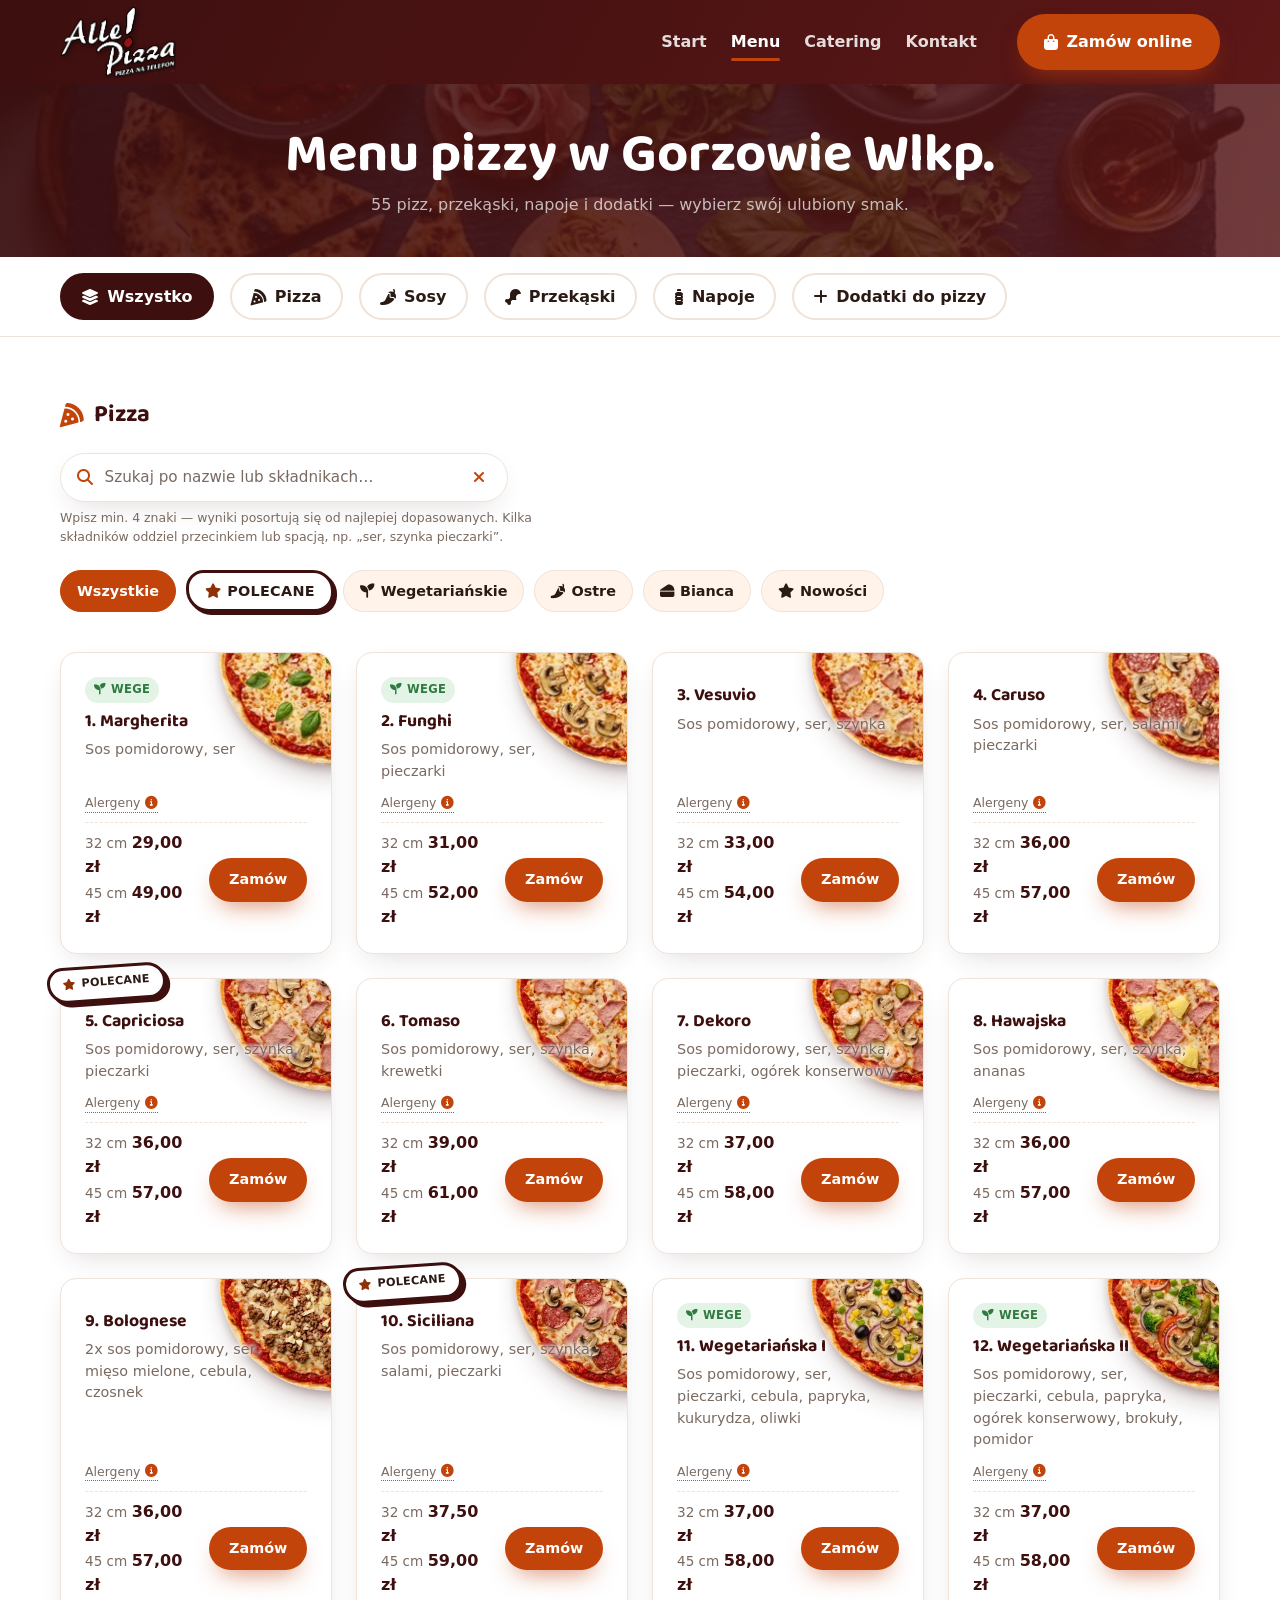
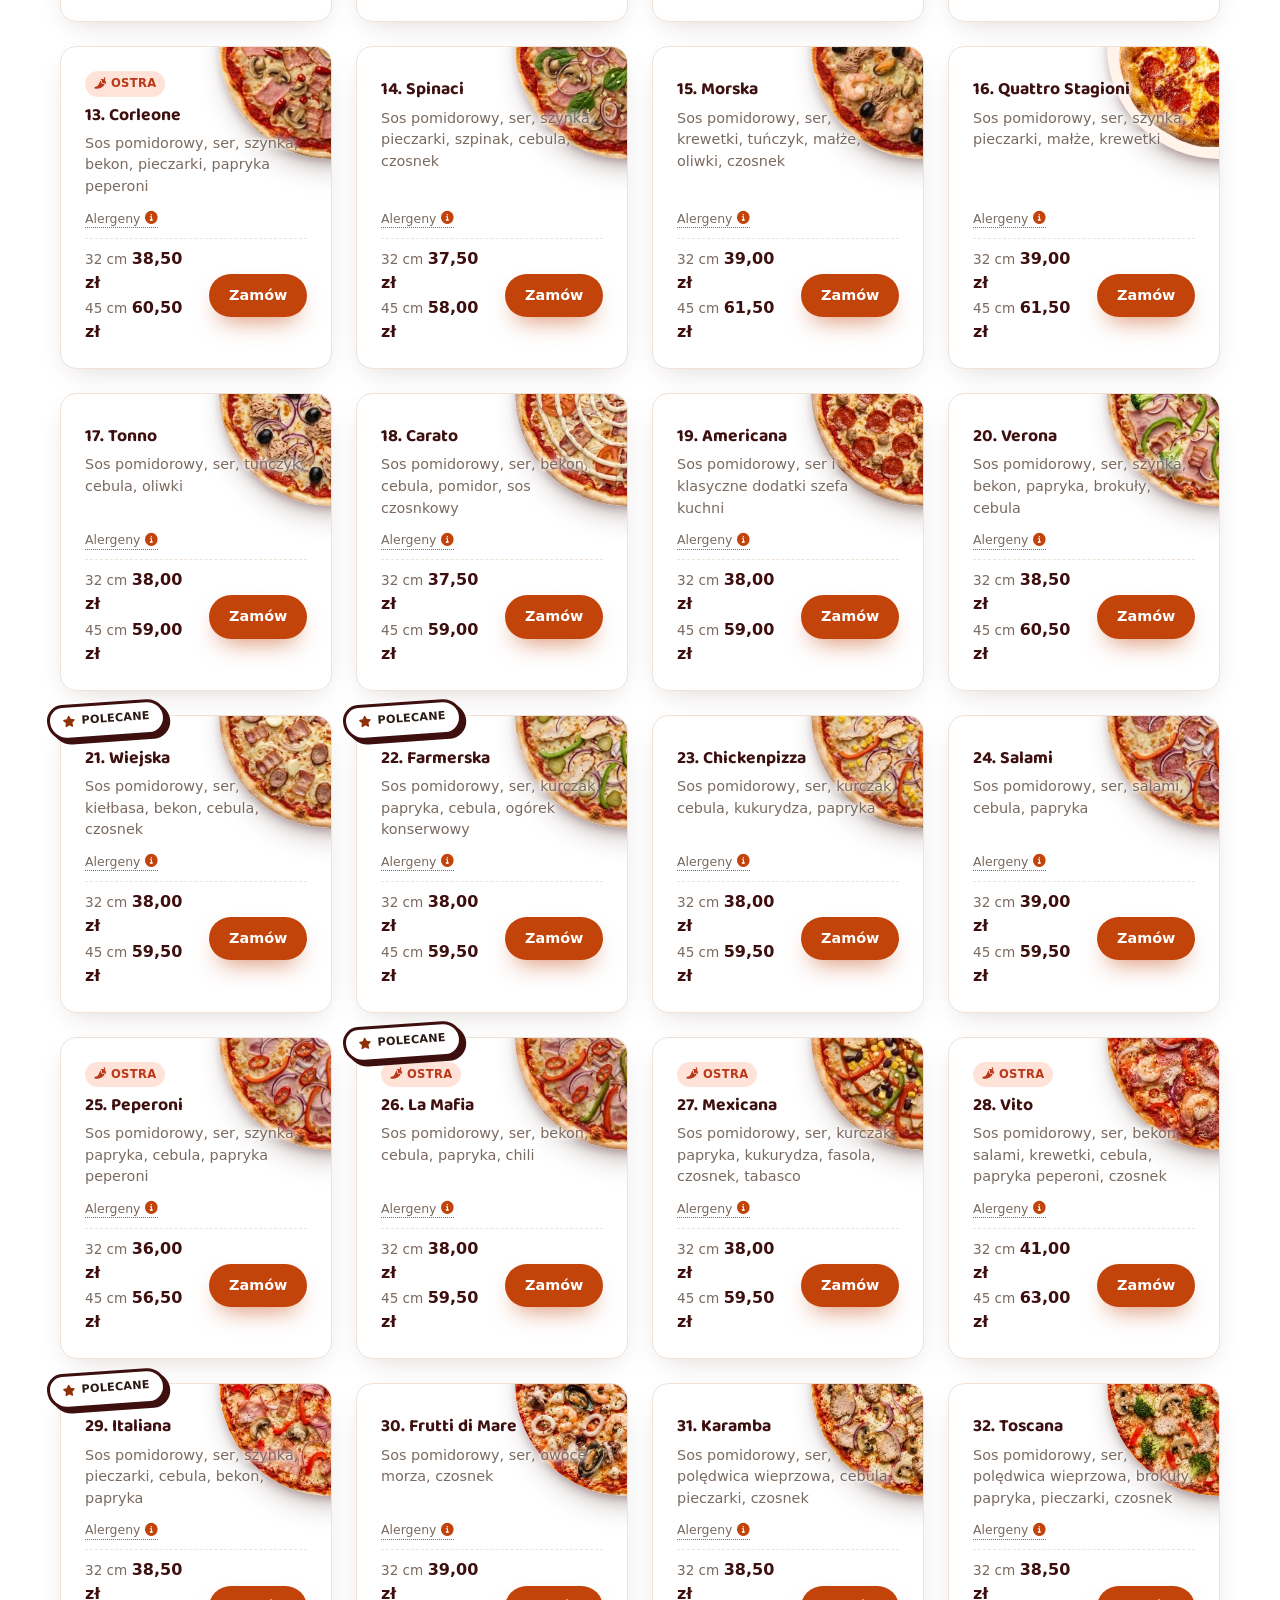
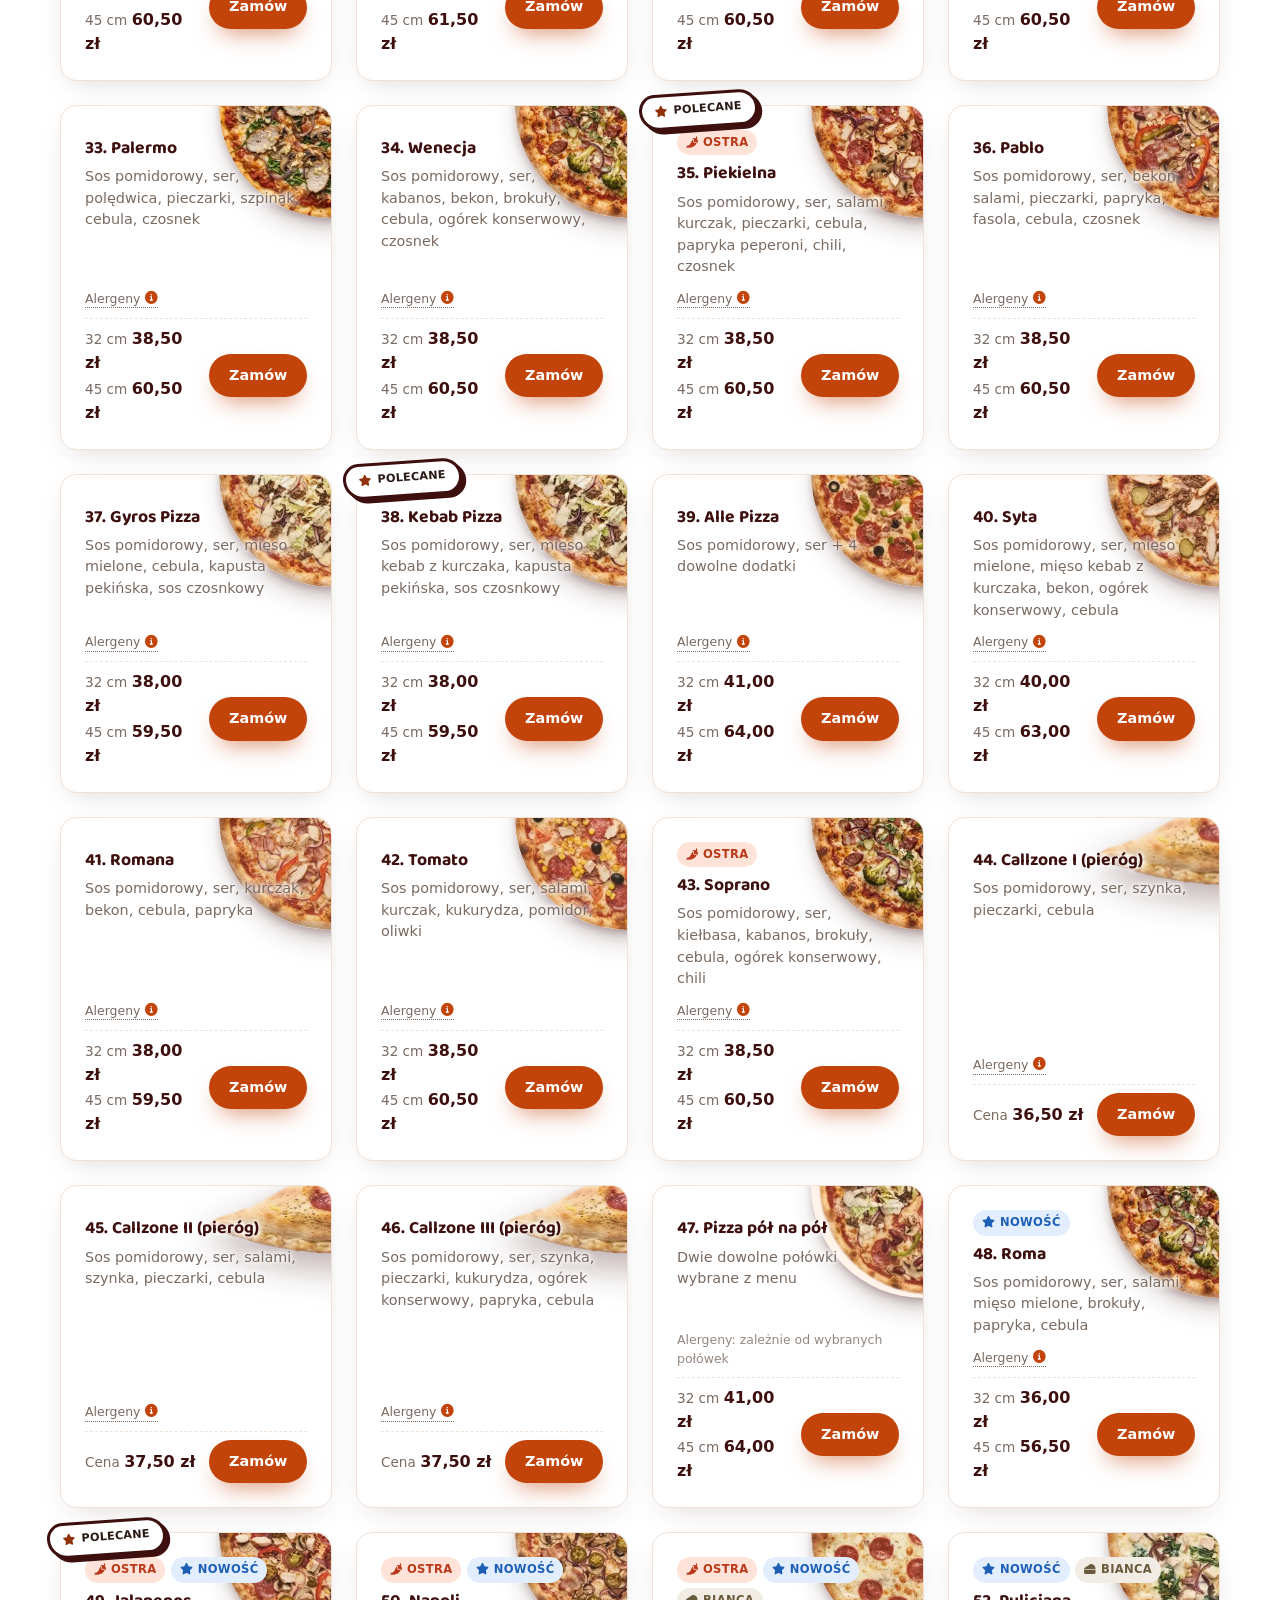
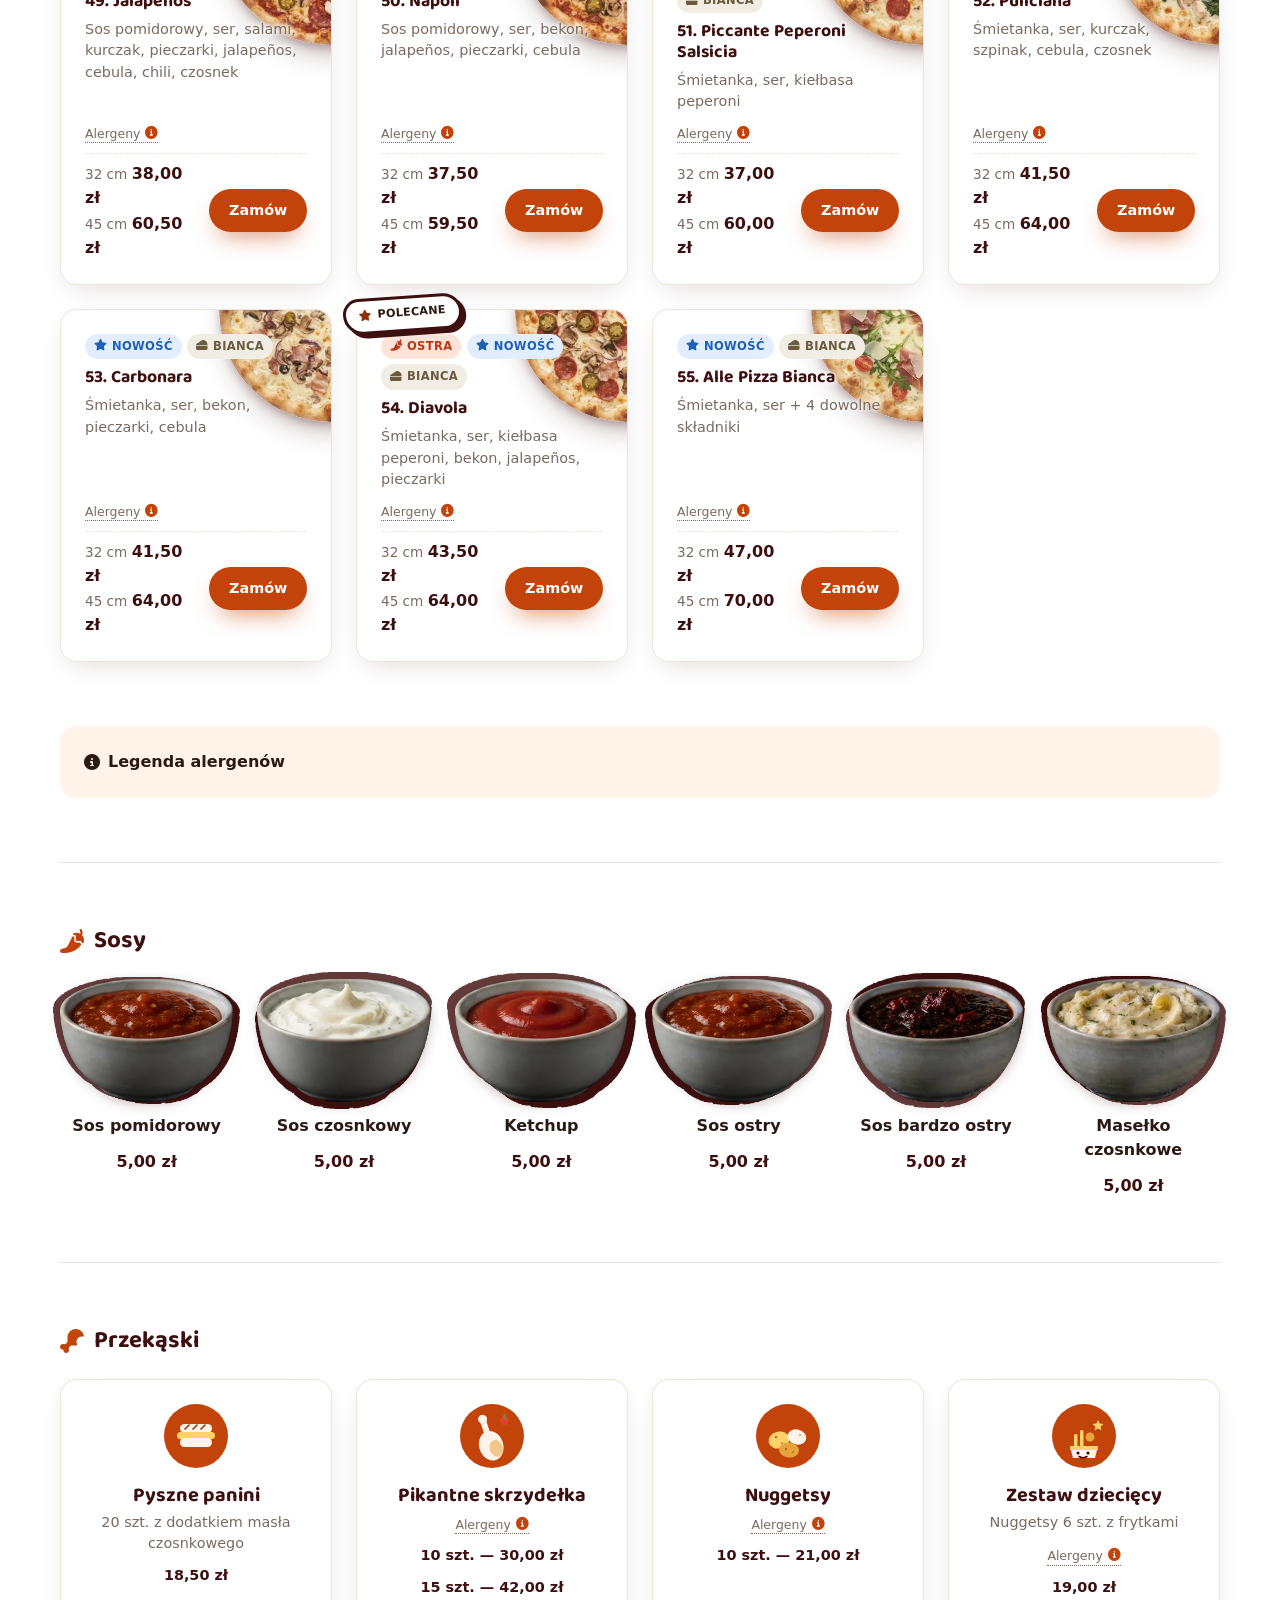
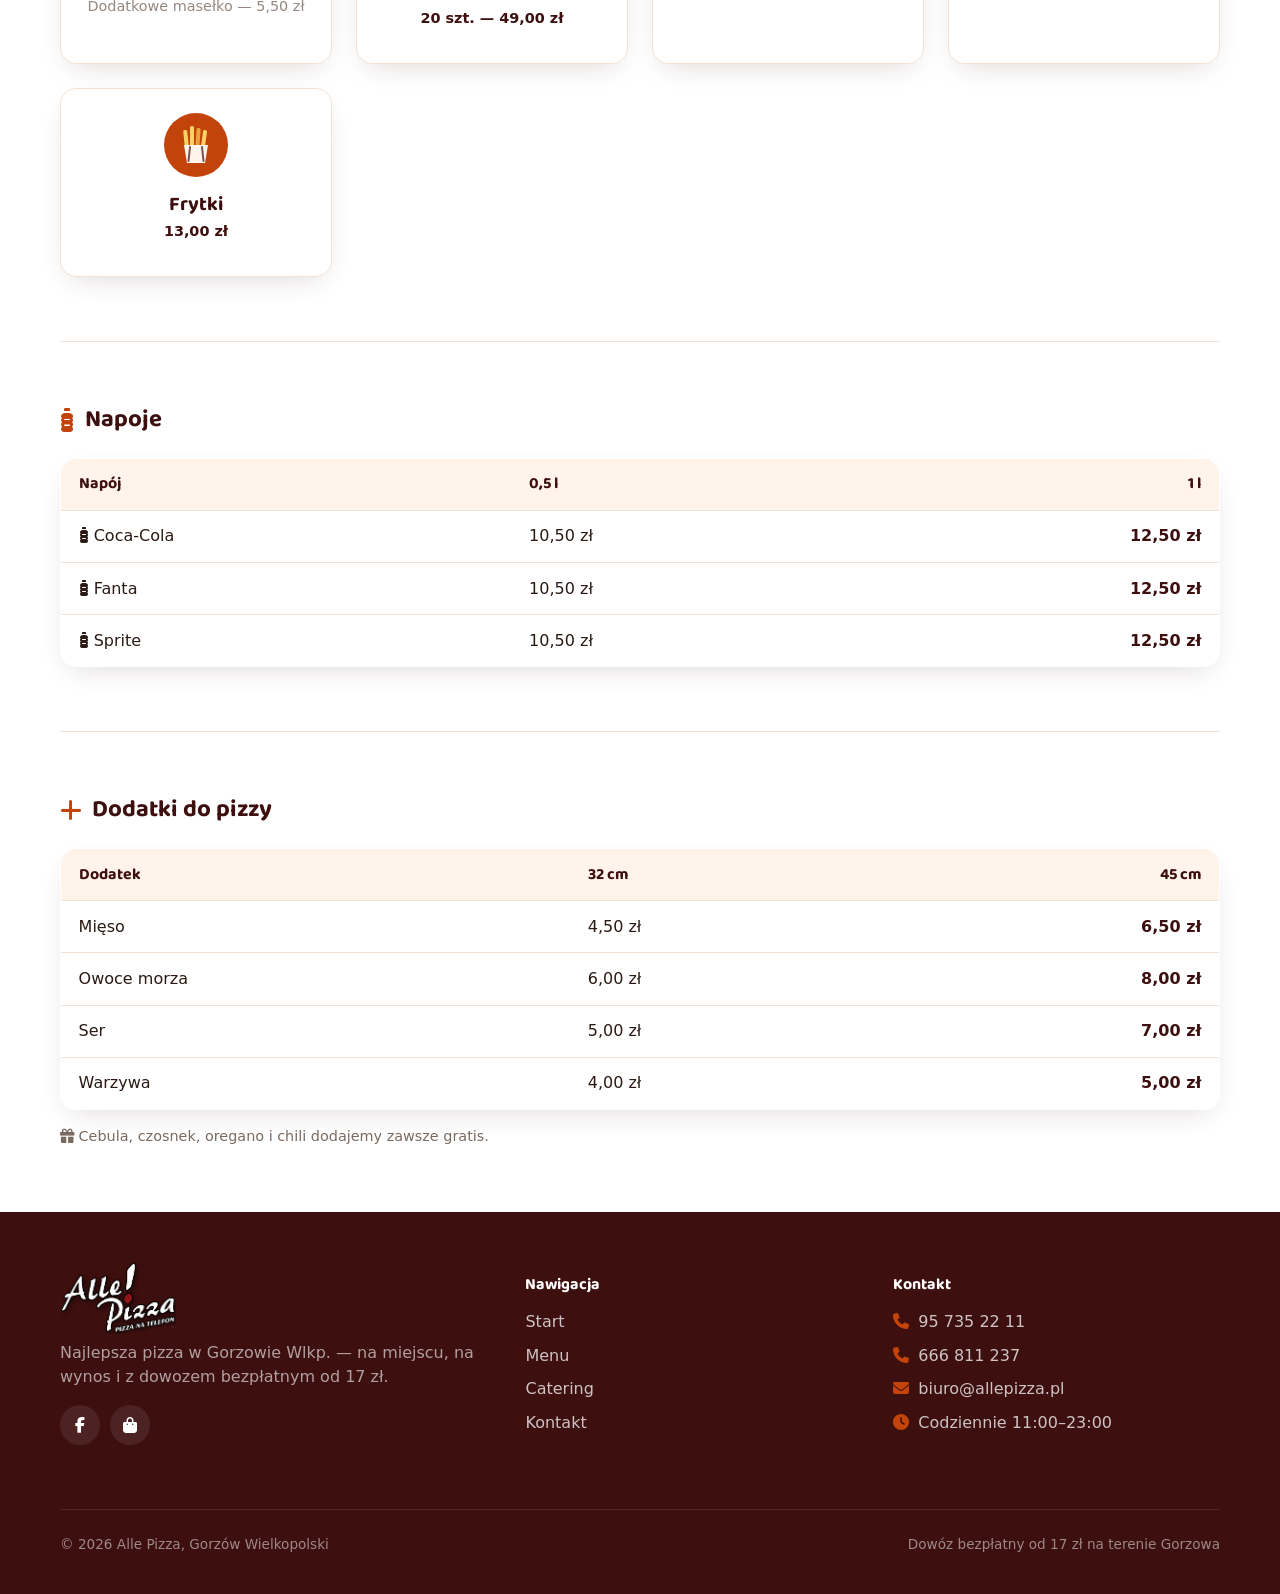
<file: menu.html>
<!DOCTYPE html>
<html lang="pl">
<head>
  <meta charset="UTF-8" />
  <meta name="viewport" content="width=device-width, initial-scale=1.0" />
  <meta name="theme-color" content="#3d0f0f" />
  <title>Menu — Alle Pizza Gorzów Wlkp.</title>
  <meta
    name="description"
    content="Pełne menu Alle Pizza: 55 pizz w rozmiarach 32/45 cm, przekąski, napoje i dodatki. Sprawdź ceny i zamów online z dowozem po Gorzowie Wlkp."
  />

  <link rel="canonical" href="https://allepizza.pl/menu.html" />

  <meta property="og:type" content="website" />
  <meta property="og:site_name" content="Alle Pizza" />
  <meta property="og:locale" content="pl_PL" />
  <meta property="og:url" content="https://allepizza.pl/menu.html" />
  <meta property="og:title" content="Menu — Alle Pizza Gorzów Wlkp." />
  <meta property="og:description" content="Pełne menu Alle Pizza: 55 pizz w rozmiarach 32/45 cm, przekąski, napoje i dodatki. Sprawdź ceny i zamów online z dowozem po Gorzowie Wlkp." />
  <meta property="og:image" content="https://allepizza.pl/img/pizza-hero-desktop.webp" />

  <meta name="twitter:card" content="summary_large_image" />
  <meta name="twitter:title" content="Menu — Alle Pizza Gorzów Wlkp." />
  <meta name="twitter:description" content="Pełne menu Alle Pizza: 55 pizz w rozmiarach 32/45 cm, przekąski, napoje i dodatki. Sprawdź ceny i zamów online z dowozem po Gorzowie Wlkp." />
  <meta name="twitter:image" content="https://allepizza.pl/img/pizza-hero-desktop.webp" />

  <link rel="icon" type="image/svg+xml" href="img/favicon.svg" />
  <link rel="icon" type="image/png" sizes="48x48" href="img/favicon-48.png" />
  <link rel="icon" type="image/png" sizes="96x96" href="img/favicon-96.png" />
  <link rel="apple-touch-icon" href="img/apple-touch-icon.png" />

  <link rel="preconnect" href="https://fonts.googleapis.com" />
  <link rel="preconnect" href="https://fonts.gstatic.com" crossorigin />
  <link rel="preconnect" href="https://cdnjs.cloudflare.com" crossorigin />
  <link
    href="https://fonts.googleapis.com/css2?family=Baloo+2:wght@600;700;800&display=swap"
    rel="stylesheet"
  />
  <link
    rel="stylesheet"
    href="https://cdnjs.cloudflare.com/ajax/libs/font-awesome/6.5.2/css/all.min.css"
  />

  <link rel="stylesheet" href="css/base.css" />
  <link rel="stylesheet" href="css/header-nav.css" />
  <link rel="stylesheet" href="css/menu.css" />
  <link rel="stylesheet" href="css/footer.css" />
  <script type="application/ld+json">
{
  "@context": "https://schema.org",
  "@type": "Restaurant",
  "@id": "https://allepizza.pl/#restaurant",
  "name": "Alle Pizza",
  "url": "https://allepizza.pl/",
  "image": "https://allepizza.pl/img/pizza-hero-desktop.webp",
  "logo": "https://allepizza.pl/img/logo.webp",
  "telephone": "+48957352211",
  "servesCuisine": "Pizza",
  "priceRange": "PLN 15-70",
  "address": {
    "@type": "PostalAddress",
    "streetAddress": "Okólna 33A",
    "addressLocality": "Gorzów Wielkopolski",
    "postalCode": "66-400",
    "addressCountry": "PL"
  },
  "areaServed": {
    "@type": "City",
    "name": "Gorzów Wielkopolski"
  },
  "openingHoursSpecification": [
    {
      "@type": "OpeningHoursSpecification",
      "dayOfWeek": [
        "Monday",
        "Tuesday",
        "Wednesday",
        "Thursday",
        "Friday",
        "Saturday",
        "Sunday"
      ],
      "opens": "11:00",
      "closes": "23:00"
    }
  ],
  "hasMenu": "https://allepizza.pl/menu.html",
  "contactPoint": [
    {
      "@type": "ContactPoint",
      "telephone": "+48957352211",
      "contactType": "customer service",
      "areaServed": "PL",
      "availableLanguage": "Polish"
    },
    {
      "@type": "ContactPoint",
      "telephone": "+48666811237",
      "contactType": "customer service",
      "areaServed": "PL",
      "availableLanguage": "Polish"
    }
  ],
  "sameAs": [
    "https://www.facebook.com/pages/ALLE-Pizza/259133014165395"
  ]
}
  </script>
  <script type="application/ld+json">
{
  "@context": "https://schema.org",
  "@type": "Menu",
  "name": "Menu pizzy Alle Pizza",
  "hasMenuSection": [
    {
      "@type": "MenuSection",
      "name": "Pizza",
      "hasMenuItem": [
        {
          "@type": "MenuItem",
          "name": "Margherita",
          "description": "Sos pomidorowy, ser",
          "offers": [
            {
              "@type": "Offer",
              "price": "29.00",
              "priceCurrency": "PLN",
              "name": "32 cm"
            },
            {
              "@type": "Offer",
              "price": "49.00",
              "priceCurrency": "PLN",
              "name": "45 cm"
            }
          ]
        },
        {
          "@type": "MenuItem",
          "name": "Funghi",
          "description": "Sos pomidorowy, ser, pieczarki",
          "offers": [
            {
              "@type": "Offer",
              "price": "31.00",
              "priceCurrency": "PLN",
              "name": "32 cm"
            },
            {
              "@type": "Offer",
              "price": "52.00",
              "priceCurrency": "PLN",
              "name": "45 cm"
            }
          ]
        },
        {
          "@type": "MenuItem",
          "name": "Vesuvio",
          "description": "Sos pomidorowy, ser, szynka",
          "offers": [
            {
              "@type": "Offer",
              "price": "33.00",
              "priceCurrency": "PLN",
              "name": "32 cm"
            },
            {
              "@type": "Offer",
              "price": "54.00",
              "priceCurrency": "PLN",
              "name": "45 cm"
            }
          ]
        },
        {
          "@type": "MenuItem",
          "name": "Caruso",
          "description": "Sos pomidorowy, ser, salami, pieczarki",
          "offers": [
            {
              "@type": "Offer",
              "price": "36.00",
              "priceCurrency": "PLN",
              "name": "32 cm"
            },
            {
              "@type": "Offer",
              "price": "57.00",
              "priceCurrency": "PLN",
              "name": "45 cm"
            }
          ]
        },
        {
          "@type": "MenuItem",
          "name": "Capriciosa",
          "description": "Sos pomidorowy, ser, szynka, pieczarki",
          "offers": [
            {
              "@type": "Offer",
              "price": "36.00",
              "priceCurrency": "PLN",
              "name": "32 cm"
            },
            {
              "@type": "Offer",
              "price": "57.00",
              "priceCurrency": "PLN",
              "name": "45 cm"
            }
          ]
        },
        {
          "@type": "MenuItem",
          "name": "Tomaso",
          "description": "Sos pomidorowy, ser, szynka, krewetki",
          "offers": [
            {
              "@type": "Offer",
              "price": "39.00",
              "priceCurrency": "PLN",
              "name": "32 cm"
            },
            {
              "@type": "Offer",
              "price": "61.00",
              "priceCurrency": "PLN",
              "name": "45 cm"
            }
          ]
        },
        {
          "@type": "MenuItem",
          "name": "Dekoro",
          "description": "Sos pomidorowy, ser, szynka, pieczarki, ogórek konserwowy",
          "offers": [
            {
              "@type": "Offer",
              "price": "37.00",
              "priceCurrency": "PLN",
              "name": "32 cm"
            },
            {
              "@type": "Offer",
              "price": "58.00",
              "priceCurrency": "PLN",
              "name": "45 cm"
            }
          ]
        },
        {
          "@type": "MenuItem",
          "name": "Hawajska",
          "description": "Sos pomidorowy, ser, szynka, ananas",
          "offers": [
            {
              "@type": "Offer",
              "price": "36.00",
              "priceCurrency": "PLN",
              "name": "32 cm"
            },
            {
              "@type": "Offer",
              "price": "57.00",
              "priceCurrency": "PLN",
              "name": "45 cm"
            }
          ]
        },
        {
          "@type": "MenuItem",
          "name": "Bolognese",
          "description": "2x sos pomidorowy, ser, mięso mielone, cebula, czosnek",
          "offers": [
            {
              "@type": "Offer",
              "price": "36.00",
              "priceCurrency": "PLN",
              "name": "32 cm"
            },
            {
              "@type": "Offer",
              "price": "57.00",
              "priceCurrency": "PLN",
              "name": "45 cm"
            }
          ]
        },
        {
          "@type": "MenuItem",
          "name": "Siciliana",
          "description": "Sos pomidorowy, ser, szynka, salami, pieczarki",
          "offers": [
            {
              "@type": "Offer",
              "price": "37.50",
              "priceCurrency": "PLN",
              "name": "32 cm"
            },
            {
              "@type": "Offer",
              "price": "59.00",
              "priceCurrency": "PLN",
              "name": "45 cm"
            }
          ]
        },
        {
          "@type": "MenuItem",
          "name": "Wegetariańska I",
          "description": "Sos pomidorowy, ser, pieczarki, cebula, papryka, kukurydza, oliwki",
          "offers": [
            {
              "@type": "Offer",
              "price": "37.00",
              "priceCurrency": "PLN",
              "name": "32 cm"
            },
            {
              "@type": "Offer",
              "price": "58.00",
              "priceCurrency": "PLN",
              "name": "45 cm"
            }
          ]
        },
        {
          "@type": "MenuItem",
          "name": "Wegetariańska II",
          "description": "Sos pomidorowy, ser, pieczarki, cebula, papryka, ogórek konserwowy, brokuły, pomidor",
          "offers": [
            {
              "@type": "Offer",
              "price": "37.00",
              "priceCurrency": "PLN",
              "name": "32 cm"
            },
            {
              "@type": "Offer",
              "price": "58.00",
              "priceCurrency": "PLN",
              "name": "45 cm"
            }
          ]
        },
        {
          "@type": "MenuItem",
          "name": "Corleone",
          "description": "Sos pomidorowy, ser, szynka, bekon, pieczarki, papryka peperoni",
          "offers": [
            {
              "@type": "Offer",
              "price": "38.50",
              "priceCurrency": "PLN",
              "name": "32 cm"
            },
            {
              "@type": "Offer",
              "price": "60.50",
              "priceCurrency": "PLN",
              "name": "45 cm"
            }
          ]
        },
        {
          "@type": "MenuItem",
          "name": "Spinaci",
          "description": "Sos pomidorowy, ser, szynka, pieczarki, szpinak, cebula, czosnek",
          "offers": [
            {
              "@type": "Offer",
              "price": "37.50",
              "priceCurrency": "PLN",
              "name": "32 cm"
            },
            {
              "@type": "Offer",
              "price": "58.00",
              "priceCurrency": "PLN",
              "name": "45 cm"
            }
          ]
        },
        {
          "@type": "MenuItem",
          "name": "Morska",
          "description": "Sos pomidorowy, ser, krewetki, tuńczyk, małże, oliwki, czosnek",
          "offers": [
            {
              "@type": "Offer",
              "price": "39.00",
              "priceCurrency": "PLN",
              "name": "32 cm"
            },
            {
              "@type": "Offer",
              "price": "61.50",
              "priceCurrency": "PLN",
              "name": "45 cm"
            }
          ]
        },
        {
          "@type": "MenuItem",
          "name": "Quattro Stagioni",
          "description": "Sos pomidorowy, ser, szynka, pieczarki, małże, krewetki",
          "offers": [
            {
              "@type": "Offer",
              "price": "39.00",
              "priceCurrency": "PLN",
              "name": "32 cm"
            },
            {
              "@type": "Offer",
              "price": "61.50",
              "priceCurrency": "PLN",
              "name": "45 cm"
            }
          ]
        },
        {
          "@type": "MenuItem",
          "name": "Tonno",
          "description": "Sos pomidorowy, ser, tuńczyk, cebula, oliwki",
          "offers": [
            {
              "@type": "Offer",
              "price": "38.00",
              "priceCurrency": "PLN",
              "name": "32 cm"
            },
            {
              "@type": "Offer",
              "price": "59.00",
              "priceCurrency": "PLN",
              "name": "45 cm"
            }
          ]
        },
        {
          "@type": "MenuItem",
          "name": "Carato",
          "description": "Sos pomidorowy, ser, bekon, cebula, pomidor, sos czosnkowy",
          "offers": [
            {
              "@type": "Offer",
              "price": "37.50",
              "priceCurrency": "PLN",
              "name": "32 cm"
            },
            {
              "@type": "Offer",
              "price": "59.00",
              "priceCurrency": "PLN",
              "name": "45 cm"
            }
          ]
        },
        {
          "@type": "MenuItem",
          "name": "Americana",
          "description": "Sos pomidorowy, ser i klasyczne dodatki szefa kuchni",
          "offers": [
            {
              "@type": "Offer",
              "price": "38.00",
              "priceCurrency": "PLN",
              "name": "32 cm"
            },
            {
              "@type": "Offer",
              "price": "59.00",
              "priceCurrency": "PLN",
              "name": "45 cm"
            }
          ]
        },
        {
          "@type": "MenuItem",
          "name": "Verona",
          "description": "Sos pomidorowy, ser, szynka, bekon, papryka, brokuły, cebula",
          "offers": [
            {
              "@type": "Offer",
              "price": "38.50",
              "priceCurrency": "PLN",
              "name": "32 cm"
            },
            {
              "@type": "Offer",
              "price": "60.50",
              "priceCurrency": "PLN",
              "name": "45 cm"
            }
          ]
        },
        {
          "@type": "MenuItem",
          "name": "Wiejska",
          "description": "Sos pomidorowy, ser, kiełbasa, bekon, cebula, czosnek",
          "offers": [
            {
              "@type": "Offer",
              "price": "38.00",
              "priceCurrency": "PLN",
              "name": "32 cm"
            },
            {
              "@type": "Offer",
              "price": "59.50",
              "priceCurrency": "PLN",
              "name": "45 cm"
            }
          ]
        },
        {
          "@type": "MenuItem",
          "name": "Farmerska",
          "description": "Sos pomidorowy, ser, kurczak, papryka, cebula, ogórek konserwowy",
          "offers": [
            {
              "@type": "Offer",
              "price": "38.00",
              "priceCurrency": "PLN",
              "name": "32 cm"
            },
            {
              "@type": "Offer",
              "price": "59.50",
              "priceCurrency": "PLN",
              "name": "45 cm"
            }
          ]
        },
        {
          "@type": "MenuItem",
          "name": "Chickenpizza",
          "description": "Sos pomidorowy, ser, kurczak, cebula, kukurydza, papryka",
          "offers": [
            {
              "@type": "Offer",
              "price": "38.00",
              "priceCurrency": "PLN",
              "name": "32 cm"
            },
            {
              "@type": "Offer",
              "price": "59.50",
              "priceCurrency": "PLN",
              "name": "45 cm"
            }
          ]
        },
        {
          "@type": "MenuItem",
          "name": "Salami",
          "description": "Sos pomidorowy, ser, salami, cebula, papryka",
          "offers": [
            {
              "@type": "Offer",
              "price": "39.00",
              "priceCurrency": "PLN",
              "name": "32 cm"
            },
            {
              "@type": "Offer",
              "price": "59.50",
              "priceCurrency": "PLN",
              "name": "45 cm"
            }
          ]
        },
        {
          "@type": "MenuItem",
          "name": "Peperoni",
          "description": "Sos pomidorowy, ser, szynka, papryka, cebula, papryka peperoni",
          "offers": [
            {
              "@type": "Offer",
              "price": "36.00",
              "priceCurrency": "PLN",
              "name": "32 cm"
            },
            {
              "@type": "Offer",
              "price": "56.50",
              "priceCurrency": "PLN",
              "name": "45 cm"
            }
          ]
        },
        {
          "@type": "MenuItem",
          "name": "La Mafia",
          "description": "Sos pomidorowy, ser, bekon, cebula, papryka, chili",
          "offers": [
            {
              "@type": "Offer",
              "price": "38.00",
              "priceCurrency": "PLN",
              "name": "32 cm"
            },
            {
              "@type": "Offer",
              "price": "59.50",
              "priceCurrency": "PLN",
              "name": "45 cm"
            }
          ]
        },
        {
          "@type": "MenuItem",
          "name": "Mexicana",
          "description": "Sos pomidorowy, ser, kurczak, papryka, kukurydza, fasola, czosnek, tabasco",
          "offers": [
            {
              "@type": "Offer",
              "price": "38.00",
              "priceCurrency": "PLN",
              "name": "32 cm"
            },
            {
              "@type": "Offer",
              "price": "59.50",
              "priceCurrency": "PLN",
              "name": "45 cm"
            }
          ]
        },
        {
          "@type": "MenuItem",
          "name": "Vito",
          "description": "Sos pomidorowy, ser, bekon, salami, krewetki, cebula, papryka peperoni, czosnek",
          "offers": [
            {
              "@type": "Offer",
              "price": "41.00",
              "priceCurrency": "PLN",
              "name": "32 cm"
            },
            {
              "@type": "Offer",
              "price": "63.00",
              "priceCurrency": "PLN",
              "name": "45 cm"
            }
          ]
        },
        {
          "@type": "MenuItem",
          "name": "Italiana",
          "description": "Sos pomidorowy, ser, szynka, pieczarki, cebula, bekon, papryka",
          "offers": [
            {
              "@type": "Offer",
              "price": "38.50",
              "priceCurrency": "PLN",
              "name": "32 cm"
            },
            {
              "@type": "Offer",
              "price": "60.50",
              "priceCurrency": "PLN",
              "name": "45 cm"
            }
          ]
        },
        {
          "@type": "MenuItem",
          "name": "Frutti di Mare",
          "description": "Sos pomidorowy, ser, owoce morza, czosnek",
          "offers": [
            {
              "@type": "Offer",
              "price": "39.00",
              "priceCurrency": "PLN",
              "name": "32 cm"
            },
            {
              "@type": "Offer",
              "price": "61.50",
              "priceCurrency": "PLN",
              "name": "45 cm"
            }
          ]
        },
        {
          "@type": "MenuItem",
          "name": "Karamba",
          "description": "Sos pomidorowy, ser, polędwica wieprzowa, cebula, pieczarki, czosnek",
          "offers": [
            {
              "@type": "Offer",
              "price": "38.50",
              "priceCurrency": "PLN",
              "name": "32 cm"
            },
            {
              "@type": "Offer",
              "price": "60.50",
              "priceCurrency": "PLN",
              "name": "45 cm"
            }
          ]
        },
        {
          "@type": "MenuItem",
          "name": "Toscana",
          "description": "Sos pomidorowy, ser, polędwica wieprzowa, brokuły, papryka, pieczarki, czosnek",
          "offers": [
            {
              "@type": "Offer",
              "price": "38.50",
              "priceCurrency": "PLN",
              "name": "32 cm"
            },
            {
              "@type": "Offer",
              "price": "60.50",
              "priceCurrency": "PLN",
              "name": "45 cm"
            }
          ]
        },
        {
          "@type": "MenuItem",
          "name": "Palermo",
          "description": "Sos pomidorowy, ser, polędwica, pieczarki, szpinak, cebula, czosnek",
          "offers": [
            {
              "@type": "Offer",
              "price": "38.50",
              "priceCurrency": "PLN",
              "name": "32 cm"
            },
            {
              "@type": "Offer",
              "price": "60.50",
              "priceCurrency": "PLN",
              "name": "45 cm"
            }
          ]
        },
        {
          "@type": "MenuItem",
          "name": "Wenecja",
          "description": "Sos pomidorowy, ser, kabanos, bekon, brokuły, cebula, ogórek konserwowy, czosnek",
          "offers": [
            {
              "@type": "Offer",
              "price": "38.50",
              "priceCurrency": "PLN",
              "name": "32 cm"
            },
            {
              "@type": "Offer",
              "price": "60.50",
              "priceCurrency": "PLN",
              "name": "45 cm"
            }
          ]
        },
        {
          "@type": "MenuItem",
          "name": "Piekielna",
          "description": "Sos pomidorowy, ser, salami, kurczak, pieczarki, cebula, papryka peperoni, chili, czosnek",
          "offers": [
            {
              "@type": "Offer",
              "price": "38.50",
              "priceCurrency": "PLN",
              "name": "32 cm"
            },
            {
              "@type": "Offer",
              "price": "60.50",
              "priceCurrency": "PLN",
              "name": "45 cm"
            }
          ]
        },
        {
          "@type": "MenuItem",
          "name": "Pablo",
          "description": "Sos pomidorowy, ser, bekon, salami, pieczarki, papryka, fasola, cebula, czosnek",
          "offers": [
            {
              "@type": "Offer",
              "price": "38.50",
              "priceCurrency": "PLN",
              "name": "32 cm"
            },
            {
              "@type": "Offer",
              "price": "60.50",
              "priceCurrency": "PLN",
              "name": "45 cm"
            }
          ]
        },
        {
          "@type": "MenuItem",
          "name": "Gyros Pizza",
          "description": "Sos pomidorowy, ser, mięso mielone, cebula, kapusta pekińska, sos czosnkowy",
          "offers": [
            {
              "@type": "Offer",
              "price": "38.00",
              "priceCurrency": "PLN",
              "name": "32 cm"
            },
            {
              "@type": "Offer",
              "price": "59.50",
              "priceCurrency": "PLN",
              "name": "45 cm"
            }
          ]
        },
        {
          "@type": "MenuItem",
          "name": "Kebab Pizza",
          "description": "Sos pomidorowy, ser, mięso kebab z kurczaka, kapusta pekińska, sos czosnkowy",
          "offers": [
            {
              "@type": "Offer",
              "price": "38.00",
              "priceCurrency": "PLN",
              "name": "32 cm"
            },
            {
              "@type": "Offer",
              "price": "59.50",
              "priceCurrency": "PLN",
              "name": "45 cm"
            }
          ]
        },
        {
          "@type": "MenuItem",
          "name": "Alle Pizza",
          "description": "Sos pomidorowy, ser + 4 dowolne dodatki",
          "offers": [
            {
              "@type": "Offer",
              "price": "41.00",
              "priceCurrency": "PLN",
              "name": "32 cm"
            },
            {
              "@type": "Offer",
              "price": "64.00",
              "priceCurrency": "PLN",
              "name": "45 cm"
            }
          ]
        },
        {
          "@type": "MenuItem",
          "name": "Syta",
          "description": "Sos pomidorowy, ser, mięso mielone, mięso kebab z kurczaka, bekon, ogórek konserwowy, cebula",
          "offers": [
            {
              "@type": "Offer",
              "price": "40.00",
              "priceCurrency": "PLN",
              "name": "32 cm"
            },
            {
              "@type": "Offer",
              "price": "63.00",
              "priceCurrency": "PLN",
              "name": "45 cm"
            }
          ]
        },
        {
          "@type": "MenuItem",
          "name": "Romana",
          "description": "Sos pomidorowy, ser, kurczak, bekon, cebula, papryka",
          "offers": [
            {
              "@type": "Offer",
              "price": "38.00",
              "priceCurrency": "PLN",
              "name": "32 cm"
            },
            {
              "@type": "Offer",
              "price": "59.50",
              "priceCurrency": "PLN",
              "name": "45 cm"
            }
          ]
        },
        {
          "@type": "MenuItem",
          "name": "Tomato",
          "description": "Sos pomidorowy, ser, salami, kurczak, kukurydza, pomidor, oliwki",
          "offers": [
            {
              "@type": "Offer",
              "price": "38.50",
              "priceCurrency": "PLN",
              "name": "32 cm"
            },
            {
              "@type": "Offer",
              "price": "60.50",
              "priceCurrency": "PLN",
              "name": "45 cm"
            }
          ]
        },
        {
          "@type": "MenuItem",
          "name": "Soprano",
          "description": "Sos pomidorowy, ser, kiełbasa, kabanos, brokuły, cebula, ogórek konserwowy, chili",
          "offers": [
            {
              "@type": "Offer",
              "price": "38.50",
              "priceCurrency": "PLN",
              "name": "32 cm"
            },
            {
              "@type": "Offer",
              "price": "60.50",
              "priceCurrency": "PLN",
              "name": "45 cm"
            }
          ]
        },
        {
          "@type": "MenuItem",
          "name": "Callzone I (pieróg)",
          "description": "Sos pomidorowy, ser, szynka, pieczarki, cebula",
          "offers": {
            "@type": "Offer",
            "price": "36.50",
            "priceCurrency": "PLN"
          }
        },
        {
          "@type": "MenuItem",
          "name": "Callzone II (pieróg)",
          "description": "Sos pomidorowy, ser, salami, szynka, pieczarki, cebula",
          "offers": {
            "@type": "Offer",
            "price": "37.50",
            "priceCurrency": "PLN"
          }
        },
        {
          "@type": "MenuItem",
          "name": "Callzone III (pieróg)",
          "description": "Sos pomidorowy, ser, szynka, pieczarki, kukurydza, ogórek konserwowy, papryka, cebula",
          "offers": {
            "@type": "Offer",
            "price": "37.50",
            "priceCurrency": "PLN"
          }
        },
        {
          "@type": "MenuItem",
          "name": "Pizza pół na pół",
          "description": "Dwie dowolne połówki wybrane z menu",
          "offers": [
            {
              "@type": "Offer",
              "price": "41.00",
              "priceCurrency": "PLN",
              "name": "32 cm"
            },
            {
              "@type": "Offer",
              "price": "64.00",
              "priceCurrency": "PLN",
              "name": "45 cm"
            }
          ]
        },
        {
          "@type": "MenuItem",
          "name": "Roma",
          "description": "Sos pomidorowy, ser, salami, mięso mielone, brokuły, papryka, cebula",
          "offers": [
            {
              "@type": "Offer",
              "price": "36.00",
              "priceCurrency": "PLN",
              "name": "32 cm"
            },
            {
              "@type": "Offer",
              "price": "56.50",
              "priceCurrency": "PLN",
              "name": "45 cm"
            }
          ]
        },
        {
          "@type": "MenuItem",
          "name": "Jalapenos",
          "description": "Sos pomidorowy, ser, salami, kurczak, pieczarki, jalapeños, cebula, chili, czosnek",
          "offers": [
            {
              "@type": "Offer",
              "price": "38.00",
              "priceCurrency": "PLN",
              "name": "32 cm"
            },
            {
              "@type": "Offer",
              "price": "60.50",
              "priceCurrency": "PLN",
              "name": "45 cm"
            }
          ]
        },
        {
          "@type": "MenuItem",
          "name": "Napoli",
          "description": "Sos pomidorowy, ser, bekon, jalapeños, pieczarki, cebula",
          "offers": [
            {
              "@type": "Offer",
              "price": "37.50",
              "priceCurrency": "PLN",
              "name": "32 cm"
            },
            {
              "@type": "Offer",
              "price": "59.50",
              "priceCurrency": "PLN",
              "name": "45 cm"
            }
          ]
        },
        {
          "@type": "MenuItem",
          "name": "Piccante Peperoni Salsicia",
          "description": "Śmietanka, ser, kiełbasa peperoni",
          "offers": [
            {
              "@type": "Offer",
              "price": "37.00",
              "priceCurrency": "PLN",
              "name": "32 cm"
            },
            {
              "@type": "Offer",
              "price": "60.00",
              "priceCurrency": "PLN",
              "name": "45 cm"
            }
          ]
        },
        {
          "@type": "MenuItem",
          "name": "Puliciana",
          "description": "Śmietanka, ser, kurczak, szpinak, cebula, czosnek",
          "offers": [
            {
              "@type": "Offer",
              "price": "41.50",
              "priceCurrency": "PLN",
              "name": "32 cm"
            },
            {
              "@type": "Offer",
              "price": "64.00",
              "priceCurrency": "PLN",
              "name": "45 cm"
            }
          ]
        },
        {
          "@type": "MenuItem",
          "name": "Carbonara",
          "description": "Śmietanka, ser, bekon, pieczarki, cebula",
          "offers": [
            {
              "@type": "Offer",
              "price": "41.50",
              "priceCurrency": "PLN",
              "name": "32 cm"
            },
            {
              "@type": "Offer",
              "price": "64.00",
              "priceCurrency": "PLN",
              "name": "45 cm"
            }
          ]
        },
        {
          "@type": "MenuItem",
          "name": "Diavola",
          "description": "Śmietanka, ser, kiełbasa peperoni, bekon, jalapeños, pieczarki",
          "offers": [
            {
              "@type": "Offer",
              "price": "43.50",
              "priceCurrency": "PLN",
              "name": "32 cm"
            },
            {
              "@type": "Offer",
              "price": "64.00",
              "priceCurrency": "PLN",
              "name": "45 cm"
            }
          ]
        },
        {
          "@type": "MenuItem",
          "name": "Alle Pizza Bianca",
          "description": "Śmietanka, ser + 4 dowolne składniki",
          "offers": [
            {
              "@type": "Offer",
              "price": "47.00",
              "priceCurrency": "PLN",
              "name": "32 cm"
            },
            {
              "@type": "Offer",
              "price": "70.00",
              "priceCurrency": "PLN",
              "name": "45 cm"
            }
          ]
        }
      ]
    },
    {
      "@type": "MenuSection",
      "name": "Sosy",
      "hasMenuItem": [
        {
          "@type": "MenuItem",
          "name": "Sos pomidorowy",
          "offers": {
            "@type": "Offer",
            "price": "5.00",
            "priceCurrency": "PLN"
          }
        },
        {
          "@type": "MenuItem",
          "name": "Sos czosnkowy",
          "offers": {
            "@type": "Offer",
            "price": "5.00",
            "priceCurrency": "PLN"
          }
        },
        {
          "@type": "MenuItem",
          "name": "Ketchup",
          "offers": {
            "@type": "Offer",
            "price": "5.00",
            "priceCurrency": "PLN"
          }
        },
        {
          "@type": "MenuItem",
          "name": "Sos ostry",
          "offers": {
            "@type": "Offer",
            "price": "5.00",
            "priceCurrency": "PLN"
          }
        },
        {
          "@type": "MenuItem",
          "name": "Sos bardzo ostry",
          "offers": {
            "@type": "Offer",
            "price": "5.00",
            "priceCurrency": "PLN"
          }
        },
        {
          "@type": "MenuItem",
          "name": "Masełko czosnkowe",
          "offers": {
            "@type": "Offer",
            "price": "5.00",
            "priceCurrency": "PLN"
          }
        }
      ]
    }
  ]
}
  </script>
</head>
<body>
  <a class="skip-link" href="#main">Przejdź do treści</a>

  <header class="header" data-header>
    <div class="container header__bar">
      <a href="index.html" class="logo">
        <img src="img/logo.webp" alt="Alle Pizza" width="241" height="149" />
      </a>

      <button class="nav__toggle" type="button" data-nav-toggle aria-expanded="false" aria-controls="primary-nav">
        <span class="nav__toggle-bars" aria-hidden="true">
          <span></span>
          <span></span>
          <span></span>
        </span>
        <span class="visually-hidden">Otwórz menu</span>
      </button>

      <nav class="nav" id="primary-nav" data-nav>
        <ul class="nav__list">
          <li><a class="nav__link" href="index.html">Start</a></li>
          <li><a class="nav__link nav__link--active" href="menu.html" aria-current="page">Menu</a></li>
          <li><a class="nav__link" href="catering.html">Catering</a></li>
          <li><a class="nav__link" href="kontakt.html">Kontakt</a></li>
        </ul>
        <a class="btn btn--primary nav__cta" href="https://allepizza.papu.io/" target="_blank" rel="noopener">
          <i class="fa-solid fa-bag-shopping" aria-hidden="true"></i> Zamów online
        </a>
      </nav>
    </div>
  </header>
  <div class="nav-scrim" data-nav-scrim></div>

  <div class="mobile-callbar">
    <span class="mobile-callbar__hours">
      <i class="fa-solid fa-clock" aria-hidden="true"></i>
      Czynne 11:00–23:00
    </span>
    <button
      type="button"
      class="mobile-callbar__call"
      data-call-toggle
      aria-haspopup="dialog"
      aria-expanded="false"
    >
      <i class="fa-solid fa-phone" aria-hidden="true"></i>
      Zadzwoń
    </button>
  </div>

  <div class="call-modal" data-call-modal>
    <div class="call-modal__scrim" data-call-modal-scrim></div>
    <div class="call-modal__panel" role="dialog" aria-modal="true" aria-label="Wybierz numer telefonu">
      <h2 class="call-modal__title">Wybierz numer</h2>
      <a href="tel:+48957352211" class="call-modal__option">
        <i class="fa-solid fa-phone" aria-hidden="true"></i> 95 735 22 11
      </a>
      <a href="tel:+48666811237" class="call-modal__option">
        <i class="fa-solid fa-phone" aria-hidden="true"></i> 666 811 237
      </a>
      <button type="button" class="call-modal__cancel" data-call-modal-close>Anuluj</button>
    </div>
  </div>

  <main id="main">
    <div class="page-hero">
      <div class="page-hero__photo" aria-hidden="true">
        <picture>
          <source media="(max-width: 640px)" srcset="img/pizza-hero-mobile.webp">
          <img src="img/pizza-hero-desktop.webp" width="1024" height="559" alt="" loading="eager" decoding="async">
        </picture>
      </div>
      <div class="container">
        <h1>Menu pizzy w Gorzowie Wlkp.</h1>
        <p>55 pizz, przekąski, napoje i dodatki — wybierz swój ulubiony smak.</p>
      </div>
    </div>

    <div class="menu-tabs">
      <div class="container">
        <div class="menu-tabs__list" role="tablist" aria-label="Kategorie menu" data-menu-tabs>
          <button class="menu-tabs__btn is-active" type="button" role="tab" aria-selected="true" data-tab-target="wszystko">
            <i class="fa-solid fa-layer-group" aria-hidden="true"></i> Wszystko
          </button>
          <button class="menu-tabs__btn" type="button" role="tab" aria-selected="false" data-tab-target="pizza">
            <i class="fa-solid fa-pizza-slice" aria-hidden="true"></i> Pizza
          </button>
          <button class="menu-tabs__btn" type="button" role="tab" aria-selected="false" data-tab-target="sosy">
            <i class="fa-solid fa-pepper-hot" aria-hidden="true"></i> Sosy
          </button>
          <button class="menu-tabs__btn" type="button" role="tab" aria-selected="false" data-tab-target="przekaski">
            <i class="fa-solid fa-drumstick-bite" aria-hidden="true"></i> Przekąski
          </button>
          <button class="menu-tabs__btn" type="button" role="tab" aria-selected="false" data-tab-target="napoje">
            <i class="fa-solid fa-bottle-water" aria-hidden="true"></i> Napoje
          </button>
          <button class="menu-tabs__btn" type="button" role="tab" aria-selected="false" data-tab-target="dodatki">
            <i class="fa-solid fa-plus" aria-hidden="true"></i> Dodatki do pizzy
          </button>
        </div>
      </div>
    </div>

    <section class="section" id="pizza">
      <div class="container" data-menu-panels>
        <div class="menu-panel is-active is-all-view" data-tab-panel="pizza">
          <h2 class="menu-panel__heading"><i class="fa-solid fa-pizza-slice" aria-hidden="true"></i> Pizza</h2>

          <div class="pizza-search">
            <div class="pizza-search__field">
              <i class="fa-solid fa-magnifying-glass" aria-hidden="true"></i>
              <input
                type="text"
                data-pizza-search
                placeholder="Szukaj po nazwie lub składnikach…"
                aria-label="Szukaj pizzy po nazwie lub składnikach"
                autocomplete="off"
              >
              <button
                type="button"
                class="pizza-search__clear"
                data-pizza-search-clear
                aria-label="Wyczyść wyszukiwanie"
                hidden
              >
                <i class="fa-solid fa-xmark" aria-hidden="true"></i>
              </button>
            </div>
            <p class="pizza-search__hint">
              Wpisz min. 4 znaki — wyniki posortują się od najlepiej dopasowanych. Kilka
              składników oddziel przecinkiem lub spacją, np. „ser, szynka pieczarki”.
            </p>
          </div>

          <div class="filter-chips" data-filter-chips>
            <button class="filter-chip is-active" type="button" data-filter="wszystkie">Wszystkie</button>
            <button class="filter-chip filter-chip--polecane" type="button" data-filter="polecane">
              <i class="fa-solid fa-star" aria-hidden="true"></i> Polecane
            </button>
            <button class="filter-chip" type="button" data-filter="wege">
              <i class="fa-solid fa-seedling" aria-hidden="true"></i> Wegetariańskie
            </button>
            <button class="filter-chip" type="button" data-filter="ostra">
              <i class="fa-solid fa-pepper-hot" aria-hidden="true"></i> Ostre
            </button>
            <button class="filter-chip" type="button" data-filter="bianca">
              <i class="fa-solid fa-cheese" aria-hidden="true"></i> Bianca
            </button>
            <button class="filter-chip" type="button" data-filter="nowosc">
              <i class="fa-solid fa-star" aria-hidden="true"></i> Nowości
            </button>
          </div>

          <div class="pizza-grid" data-pizza-grid>
          <article class="pizza-card" data-tags="wege">
            <div class="pizza-card__top">
              <div class="pizza-card__photo-mask" aria-hidden="true"><picture class="pizza-card__photo">
                <source media="(max-width: 640px)" srcset="img/margharita-mobile.webp">
                <img src="img/margharita-desktop.webp" width="360" height="360" alt="Margherita – Sos pomidorowy, ser | Alle Pizza Gorzów Wlkp." loading="lazy" decoding="async">
              </picture></div>
              <div class="pizza-card__tags">
              <span class="tag tag--wege"><i class="fa-solid fa-seedling" aria-hidden="true"></i> Wege</span>
              </div>
            </div>
            <h3 class="pizza-card__name">1. Margherita</h3>
            <p class="pizza-card__ingredients">Sos pomidorowy, ser</p>
            <div class="pizza-card__allergens-wrap">
        <button
          type="button"
          class="allergen-trigger"
          aria-expanded="false"
          aria-describedby="allergen-tip-1"
        >
          Alergeny
          <i class="fa-solid fa-circle-info" aria-hidden="true"></i>
        </button>
        <div class="allergen-tooltip" role="tooltip" id="allergen-tip-1">
          <p class="allergen-tooltip__title">Ta pizza zawiera:</p>
          <ul class="allergen-tooltip__list">
          <li><strong>1</strong> Gluten (pszenica, żyto, jęczmień, owies, orkisz)</li>
          <li><strong>7</strong> Mleko i produkty pochodne (łącznie z laktozą)</li>
          </ul>
        </div>
      </div>
            <div class="pizza-card__footer">
              <div class="pizza-card__prices">
              <span>32 cm <strong>29,00 zł</strong></span>
              <span>45 cm <strong>49,00 zł</strong></span>
            </div>
              <a class="btn btn--primary btn--sm" href="https://allepizza.papu.io/" target="_blank" rel="noopener">Zamów</a>
            </div>
          </article>
          <article class="pizza-card" data-tags="wege">
            <div class="pizza-card__top">
              <div class="pizza-card__photo-mask" aria-hidden="true"><picture class="pizza-card__photo">
                <source media="(max-width: 640px)" srcset="img/funghi-mobile.webp">
                <img src="img/funghi-desktop.webp" width="360" height="360" alt="Funghi – Sos pomidorowy, ser, pieczarki | Alle Pizza Gorzów Wlkp." loading="lazy" decoding="async">
              </picture></div>
              <div class="pizza-card__tags">
              <span class="tag tag--wege"><i class="fa-solid fa-seedling" aria-hidden="true"></i> Wege</span>
              </div>
            </div>
            <h3 class="pizza-card__name">2. Funghi</h3>
            <p class="pizza-card__ingredients">Sos pomidorowy, ser, pieczarki</p>
            <div class="pizza-card__allergens-wrap">
        <button
          type="button"
          class="allergen-trigger"
          aria-expanded="false"
          aria-describedby="allergen-tip-2"
        >
          Alergeny
          <i class="fa-solid fa-circle-info" aria-hidden="true"></i>
        </button>
        <div class="allergen-tooltip" role="tooltip" id="allergen-tip-2">
          <p class="allergen-tooltip__title">Ta pizza zawiera:</p>
          <ul class="allergen-tooltip__list">
          <li><strong>1</strong> Gluten (pszenica, żyto, jęczmień, owies, orkisz)</li>
          <li><strong>7</strong> Mleko i produkty pochodne (łącznie z laktozą)</li>
          </ul>
        </div>
      </div>
            <div class="pizza-card__footer">
              <div class="pizza-card__prices">
              <span>32 cm <strong>31,00 zł</strong></span>
              <span>45 cm <strong>52,00 zł</strong></span>
            </div>
              <a class="btn btn--primary btn--sm" href="https://allepizza.papu.io/" target="_blank" rel="noopener">Zamów</a>
            </div>
          </article>
          <article class="pizza-card" data-tags="wszystkie">
            <div class="pizza-card__top">
              <div class="pizza-card__photo-mask" aria-hidden="true"><picture class="pizza-card__photo">
                <source media="(max-width: 640px)" srcset="img/vesuvio-mobile.webp">
                <img src="img/vesuvio-desktop.webp" width="360" height="360" alt="Vesuvio – Sos pomidorowy, ser, szynka | Alle Pizza Gorzów Wlkp." loading="lazy" decoding="async">
              </picture></div>
              <div class="pizza-card__tags">
              </div>
            </div>
            <h3 class="pizza-card__name">3. Vesuvio</h3>
            <p class="pizza-card__ingredients">Sos pomidorowy, ser, szynka</p>
            <div class="pizza-card__allergens-wrap">
        <button
          type="button"
          class="allergen-trigger"
          aria-expanded="false"
          aria-describedby="allergen-tip-3"
        >
          Alergeny
          <i class="fa-solid fa-circle-info" aria-hidden="true"></i>
        </button>
        <div class="allergen-tooltip" role="tooltip" id="allergen-tip-3">
          <p class="allergen-tooltip__title">Ta pizza zawiera:</p>
          <ul class="allergen-tooltip__list">
          <li><strong>1</strong> Gluten (pszenica, żyto, jęczmień, owies, orkisz)</li>
          <li><strong>6</strong> Soja i produkty pochodne</li>
          <li><strong>7</strong> Mleko i produkty pochodne (łącznie z laktozą)</li>
          <li><strong>9</strong> Seler i produkty pochodne</li>
          <li><strong>10</strong> Gorczyca i produkty pochodne</li>
          </ul>
        </div>
      </div>
            <div class="pizza-card__footer">
              <div class="pizza-card__prices">
              <span>32 cm <strong>33,00 zł</strong></span>
              <span>45 cm <strong>54,00 zł</strong></span>
            </div>
              <a class="btn btn--primary btn--sm" href="https://allepizza.papu.io/" target="_blank" rel="noopener">Zamów</a>
            </div>
          </article>
          <article class="pizza-card" data-tags="wszystkie">
            <div class="pizza-card__top">
              <div class="pizza-card__photo-mask" aria-hidden="true"><picture class="pizza-card__photo">
                <source media="(max-width: 640px)" srcset="img/caruso-mobile.webp">
                <img src="img/caruso-desktop.webp" width="360" height="360" alt="Caruso – Sos pomidorowy, ser, salami, pieczarki | Alle Pizza Gorzów Wlkp." loading="lazy" decoding="async">
              </picture></div>
              <div class="pizza-card__tags">
              </div>
            </div>
            <h3 class="pizza-card__name">4. Caruso</h3>
            <p class="pizza-card__ingredients">Sos pomidorowy, ser, salami, pieczarki</p>
            <div class="pizza-card__allergens-wrap">
        <button
          type="button"
          class="allergen-trigger"
          aria-expanded="false"
          aria-describedby="allergen-tip-4"
        >
          Alergeny
          <i class="fa-solid fa-circle-info" aria-hidden="true"></i>
        </button>
        <div class="allergen-tooltip" role="tooltip" id="allergen-tip-4">
          <p class="allergen-tooltip__title">Ta pizza zawiera:</p>
          <ul class="allergen-tooltip__list">
          <li><strong>1</strong> Gluten (pszenica, żyto, jęczmień, owies, orkisz)</li>
          <li><strong>6</strong> Soja i produkty pochodne</li>
          <li><strong>7</strong> Mleko i produkty pochodne (łącznie z laktozą)</li>
          <li><strong>9</strong> Seler i produkty pochodne</li>
          <li><strong>10</strong> Gorczyca i produkty pochodne</li>
          </ul>
        </div>
      </div>
            <div class="pizza-card__footer">
              <div class="pizza-card__prices">
              <span>32 cm <strong>36,00 zł</strong></span>
              <span>45 cm <strong>57,00 zł</strong></span>
            </div>
              <a class="btn btn--primary btn--sm" href="https://allepizza.papu.io/" target="_blank" rel="noopener">Zamów</a>
            </div>
          </article>
          <article class="pizza-card" data-tags="wszystkie polecane">
            <span class="pizza-card__badge"><i class="fa-solid fa-star" aria-hidden="true"></i> Polecane</span>
            <div class="pizza-card__top">
              <div class="pizza-card__photo-mask" aria-hidden="true"><picture class="pizza-card__photo">
                <source media="(max-width: 640px)" srcset="img/capriciosa-mobile.webp">
                <img src="img/capriciosa-desktop.webp" width="360" height="360" alt="Capriciosa – Sos pomidorowy, ser, szynka, pieczarki | Alle Pizza Gorzów Wlkp." loading="lazy" decoding="async">
              </picture></div>
              <div class="pizza-card__tags">
              </div>
            </div>
            <h3 class="pizza-card__name">5. Capriciosa</h3>
            <p class="pizza-card__ingredients">Sos pomidorowy, ser, szynka, pieczarki</p>
            <div class="pizza-card__allergens-wrap">
        <button
          type="button"
          class="allergen-trigger"
          aria-expanded="false"
          aria-describedby="allergen-tip-5"
        >
          Alergeny
          <i class="fa-solid fa-circle-info" aria-hidden="true"></i>
        </button>
        <div class="allergen-tooltip" role="tooltip" id="allergen-tip-5">
          <p class="allergen-tooltip__title">Ta pizza zawiera:</p>
          <ul class="allergen-tooltip__list">
          <li><strong>1</strong> Gluten (pszenica, żyto, jęczmień, owies, orkisz)</li>
          <li><strong>6</strong> Soja i produkty pochodne</li>
          <li><strong>7</strong> Mleko i produkty pochodne (łącznie z laktozą)</li>
          <li><strong>9</strong> Seler i produkty pochodne</li>
          <li><strong>10</strong> Gorczyca i produkty pochodne</li>
          </ul>
        </div>
      </div>
            <div class="pizza-card__footer">
              <div class="pizza-card__prices">
              <span>32 cm <strong>36,00 zł</strong></span>
              <span>45 cm <strong>57,00 zł</strong></span>
            </div>
              <a class="btn btn--primary btn--sm" href="https://allepizza.papu.io/" target="_blank" rel="noopener">Zamów</a>
            </div>
          </article>
          <article class="pizza-card" data-tags="wszystkie">
            <div class="pizza-card__top">
              <div class="pizza-card__photo-mask" aria-hidden="true"><picture class="pizza-card__photo">
                <source media="(max-width: 640px)" srcset="img/tomaso-mobile.webp">
                <img src="img/tomaso-desktop.webp" width="360" height="360" alt="Tomaso – Sos pomidorowy, ser, szynka, krewetki | Alle Pizza Gorzów Wlkp." loading="lazy" decoding="async">
              </picture></div>
              <div class="pizza-card__tags">
              </div>
            </div>
            <h3 class="pizza-card__name">6. Tomaso</h3>
            <p class="pizza-card__ingredients">Sos pomidorowy, ser, szynka, krewetki</p>
            <div class="pizza-card__allergens-wrap">
        <button
          type="button"
          class="allergen-trigger"
          aria-expanded="false"
          aria-describedby="allergen-tip-6"
        >
          Alergeny
          <i class="fa-solid fa-circle-info" aria-hidden="true"></i>
        </button>
        <div class="allergen-tooltip" role="tooltip" id="allergen-tip-6">
          <p class="allergen-tooltip__title">Ta pizza zawiera:</p>
          <ul class="allergen-tooltip__list">
          <li><strong>1</strong> Gluten (pszenica, żyto, jęczmień, owies, orkisz)</li>
          <li><strong>2</strong> Skorupiaki i produkty pochodne</li>
          <li><strong>6</strong> Soja i produkty pochodne</li>
          <li><strong>7</strong> Mleko i produkty pochodne (łącznie z laktozą)</li>
          <li><strong>9</strong> Seler i produkty pochodne</li>
          <li><strong>10</strong> Gorczyca i produkty pochodne</li>
          </ul>
        </div>
      </div>
            <div class="pizza-card__footer">
              <div class="pizza-card__prices">
              <span>32 cm <strong>39,00 zł</strong></span>
              <span>45 cm <strong>61,00 zł</strong></span>
            </div>
              <a class="btn btn--primary btn--sm" href="https://allepizza.papu.io/" target="_blank" rel="noopener">Zamów</a>
            </div>
          </article>
          <article class="pizza-card" data-tags="wszystkie">
            <div class="pizza-card__top">
              <div class="pizza-card__photo-mask" aria-hidden="true"><picture class="pizza-card__photo">
                <source media="(max-width: 640px)" srcset="img/dekoro-mobile.webp">
                <img src="img/dekoro-desktop.webp" width="360" height="360" alt="Dekoro – Sos pomidorowy, ser, szynka, pieczarki, ogórek konserwowy | Alle Pizza Gorzów Wlkp." loading="lazy" decoding="async">
              </picture></div>
              <div class="pizza-card__tags">
              </div>
            </div>
            <h3 class="pizza-card__name">7. Dekoro</h3>
            <p class="pizza-card__ingredients">Sos pomidorowy, ser, szynka, pieczarki, ogórek konserwowy</p>
            <div class="pizza-card__allergens-wrap">
        <button
          type="button"
          class="allergen-trigger"
          aria-expanded="false"
          aria-describedby="allergen-tip-7"
        >
          Alergeny
          <i class="fa-solid fa-circle-info" aria-hidden="true"></i>
        </button>
        <div class="allergen-tooltip" role="tooltip" id="allergen-tip-7">
          <p class="allergen-tooltip__title">Ta pizza zawiera:</p>
          <ul class="allergen-tooltip__list">
          <li><strong>1</strong> Gluten (pszenica, żyto, jęczmień, owies, orkisz)</li>
          <li><strong>6</strong> Soja i produkty pochodne</li>
          <li><strong>7</strong> Mleko i produkty pochodne (łącznie z laktozą)</li>
          <li><strong>9</strong> Seler i produkty pochodne</li>
          <li><strong>10</strong> Gorczyca i produkty pochodne</li>
          </ul>
        </div>
      </div>
            <div class="pizza-card__footer">
              <div class="pizza-card__prices">
              <span>32 cm <strong>37,00 zł</strong></span>
              <span>45 cm <strong>58,00 zł</strong></span>
            </div>
              <a class="btn btn--primary btn--sm" href="https://allepizza.papu.io/" target="_blank" rel="noopener">Zamów</a>
            </div>
          </article>
          <article class="pizza-card" data-tags="wszystkie">
            <div class="pizza-card__top">
              <div class="pizza-card__photo-mask" aria-hidden="true"><picture class="pizza-card__photo">
                <source media="(max-width: 640px)" srcset="img/hawajska-mobile.webp">
                <img src="img/hawajska-desktop.webp" width="360" height="360" alt="Hawajska – Sos pomidorowy, ser, szynka, ananas | Alle Pizza Gorzów Wlkp." loading="lazy" decoding="async">
              </picture></div>
              <div class="pizza-card__tags">
              </div>
            </div>
            <h3 class="pizza-card__name">8. Hawajska</h3>
            <p class="pizza-card__ingredients">Sos pomidorowy, ser, szynka, ananas</p>
            <div class="pizza-card__allergens-wrap">
        <button
          type="button"
          class="allergen-trigger"
          aria-expanded="false"
          aria-describedby="allergen-tip-8"
        >
          Alergeny
          <i class="fa-solid fa-circle-info" aria-hidden="true"></i>
        </button>
        <div class="allergen-tooltip" role="tooltip" id="allergen-tip-8">
          <p class="allergen-tooltip__title">Ta pizza zawiera:</p>
          <ul class="allergen-tooltip__list">
          <li><strong>1</strong> Gluten (pszenica, żyto, jęczmień, owies, orkisz)</li>
          <li><strong>6</strong> Soja i produkty pochodne</li>
          <li><strong>7</strong> Mleko i produkty pochodne (łącznie z laktozą)</li>
          <li><strong>9</strong> Seler i produkty pochodne</li>
          <li><strong>10</strong> Gorczyca i produkty pochodne</li>
          </ul>
        </div>
      </div>
            <div class="pizza-card__footer">
              <div class="pizza-card__prices">
              <span>32 cm <strong>36,00 zł</strong></span>
              <span>45 cm <strong>57,00 zł</strong></span>
            </div>
              <a class="btn btn--primary btn--sm" href="https://allepizza.papu.io/" target="_blank" rel="noopener">Zamów</a>
            </div>
          </article>
          <article class="pizza-card" data-tags="wszystkie">
            <div class="pizza-card__top">
              <div class="pizza-card__photo-mask" aria-hidden="true"><picture class="pizza-card__photo">
                <source media="(max-width: 640px)" srcset="img/bolognese-mobile.webp">
                <img src="img/bolognese-desktop.webp" width="360" height="360" alt="Bolognese – 2x sos pomidorowy, ser, mięso mielone, cebula, czosnek | Alle Pizza Gorzów Wlkp." loading="lazy" decoding="async">
              </picture></div>
              <div class="pizza-card__tags">
              </div>
            </div>
            <h3 class="pizza-card__name">9. Bolognese</h3>
            <p class="pizza-card__ingredients">2x sos pomidorowy, ser, mięso mielone, cebula, czosnek</p>
            <div class="pizza-card__allergens-wrap">
        <button
          type="button"
          class="allergen-trigger"
          aria-expanded="false"
          aria-describedby="allergen-tip-9"
        >
          Alergeny
          <i class="fa-solid fa-circle-info" aria-hidden="true"></i>
        </button>
        <div class="allergen-tooltip" role="tooltip" id="allergen-tip-9">
          <p class="allergen-tooltip__title">Ta pizza zawiera:</p>
          <ul class="allergen-tooltip__list">
          <li><strong>1</strong> Gluten (pszenica, żyto, jęczmień, owies, orkisz)</li>
          <li><strong>6</strong> Soja i produkty pochodne</li>
          <li><strong>7</strong> Mleko i produkty pochodne (łącznie z laktozą)</li>
          <li><strong>9</strong> Seler i produkty pochodne</li>
          <li><strong>10</strong> Gorczyca i produkty pochodne</li>
          </ul>
        </div>
      </div>
            <div class="pizza-card__footer">
              <div class="pizza-card__prices">
              <span>32 cm <strong>36,00 zł</strong></span>
              <span>45 cm <strong>57,00 zł</strong></span>
            </div>
              <a class="btn btn--primary btn--sm" href="https://allepizza.papu.io/" target="_blank" rel="noopener">Zamów</a>
            </div>
          </article>
          <article class="pizza-card" data-tags="wszystkie polecane">
            <span class="pizza-card__badge"><i class="fa-solid fa-star" aria-hidden="true"></i> Polecane</span>
            <div class="pizza-card__top">
              <div class="pizza-card__photo-mask" aria-hidden="true"><picture class="pizza-card__photo">
                <source media="(max-width: 640px)" srcset="img/siciliana-mobile.webp">
                <img src="img/siciliana-desktop.webp" width="360" height="360" alt="Siciliana – Sos pomidorowy, ser, szynka, salami, pieczarki | Alle Pizza Gorzów Wlkp." loading="lazy" decoding="async">
              </picture></div>
              <div class="pizza-card__tags">
              </div>
            </div>
            <h3 class="pizza-card__name">10. Siciliana</h3>
            <p class="pizza-card__ingredients">Sos pomidorowy, ser, szynka, salami, pieczarki</p>
            <div class="pizza-card__allergens-wrap">
        <button
          type="button"
          class="allergen-trigger"
          aria-expanded="false"
          aria-describedby="allergen-tip-10"
        >
          Alergeny
          <i class="fa-solid fa-circle-info" aria-hidden="true"></i>
        </button>
        <div class="allergen-tooltip" role="tooltip" id="allergen-tip-10">
          <p class="allergen-tooltip__title">Ta pizza zawiera:</p>
          <ul class="allergen-tooltip__list">
          <li><strong>1</strong> Gluten (pszenica, żyto, jęczmień, owies, orkisz)</li>
          <li><strong>6</strong> Soja i produkty pochodne</li>
          <li><strong>7</strong> Mleko i produkty pochodne (łącznie z laktozą)</li>
          <li><strong>9</strong> Seler i produkty pochodne</li>
          <li><strong>10</strong> Gorczyca i produkty pochodne</li>
          </ul>
        </div>
      </div>
            <div class="pizza-card__footer">
              <div class="pizza-card__prices">
              <span>32 cm <strong>37,50 zł</strong></span>
              <span>45 cm <strong>59,00 zł</strong></span>
            </div>
              <a class="btn btn--primary btn--sm" href="https://allepizza.papu.io/" target="_blank" rel="noopener">Zamów</a>
            </div>
          </article>
          <article class="pizza-card" data-tags="wege">
            <div class="pizza-card__top">
              <div class="pizza-card__photo-mask" aria-hidden="true"><picture class="pizza-card__photo">
                <source media="(max-width: 640px)" srcset="img/wegetarianska-1-mobile.webp">
                <img src="img/wegetarianska-1-desktop.webp" width="360" height="360" alt="Wegetariańska I – Sos pomidorowy, ser, pieczarki, cebula, papryka, kukurydza, oliwki | Alle Pizza Gorzów Wlkp." loading="lazy" decoding="async">
              </picture></div>
              <div class="pizza-card__tags">
              <span class="tag tag--wege"><i class="fa-solid fa-seedling" aria-hidden="true"></i> Wege</span>
              </div>
            </div>
            <h3 class="pizza-card__name">11. Wegetariańska I</h3>
            <p class="pizza-card__ingredients">Sos pomidorowy, ser, pieczarki, cebula, papryka, kukurydza, oliwki</p>
            <div class="pizza-card__allergens-wrap">
        <button
          type="button"
          class="allergen-trigger"
          aria-expanded="false"
          aria-describedby="allergen-tip-11"
        >
          Alergeny
          <i class="fa-solid fa-circle-info" aria-hidden="true"></i>
        </button>
        <div class="allergen-tooltip" role="tooltip" id="allergen-tip-11">
          <p class="allergen-tooltip__title">Ta pizza zawiera:</p>
          <ul class="allergen-tooltip__list">
          <li><strong>1</strong> Gluten (pszenica, żyto, jęczmień, owies, orkisz)</li>
          <li><strong>7</strong> Mleko i produkty pochodne (łącznie z laktozą)</li>
          </ul>
        </div>
      </div>
            <div class="pizza-card__footer">
              <div class="pizza-card__prices">
              <span>32 cm <strong>37,00 zł</strong></span>
              <span>45 cm <strong>58,00 zł</strong></span>
            </div>
              <a class="btn btn--primary btn--sm" href="https://allepizza.papu.io/" target="_blank" rel="noopener">Zamów</a>
            </div>
          </article>
          <article class="pizza-card" data-tags="wege">
            <div class="pizza-card__top">
              <div class="pizza-card__photo-mask" aria-hidden="true"><picture class="pizza-card__photo">
                <source media="(max-width: 640px)" srcset="img/wegetarianska-2-mobile.webp">
                <img src="img/wegetarianska-2-desktop.webp" width="360" height="360" alt="Wegetariańska II – Sos pomidorowy, ser, pieczarki, cebula, papryka, ogórek konserwowy, brokuły, pomidor | Alle Pizza Gorzów Wlkp." loading="lazy" decoding="async">
              </picture></div>
              <div class="pizza-card__tags">
              <span class="tag tag--wege"><i class="fa-solid fa-seedling" aria-hidden="true"></i> Wege</span>
              </div>
            </div>
            <h3 class="pizza-card__name">12. Wegetariańska II</h3>
            <p class="pizza-card__ingredients">Sos pomidorowy, ser, pieczarki, cebula, papryka, ogórek konserwowy, brokuły, pomidor</p>
            <div class="pizza-card__allergens-wrap">
        <button
          type="button"
          class="allergen-trigger"
          aria-expanded="false"
          aria-describedby="allergen-tip-12"
        >
          Alergeny
          <i class="fa-solid fa-circle-info" aria-hidden="true"></i>
        </button>
        <div class="allergen-tooltip" role="tooltip" id="allergen-tip-12">
          <p class="allergen-tooltip__title">Ta pizza zawiera:</p>
          <ul class="allergen-tooltip__list">
          <li><strong>1</strong> Gluten (pszenica, żyto, jęczmień, owies, orkisz)</li>
          <li><strong>7</strong> Mleko i produkty pochodne (łącznie z laktozą)</li>
          </ul>
        </div>
      </div>
            <div class="pizza-card__footer">
              <div class="pizza-card__prices">
              <span>32 cm <strong>37,00 zł</strong></span>
              <span>45 cm <strong>58,00 zł</strong></span>
            </div>
              <a class="btn btn--primary btn--sm" href="https://allepizza.papu.io/" target="_blank" rel="noopener">Zamów</a>
            </div>
          </article>
          <article class="pizza-card" data-tags="ostra">
            <div class="pizza-card__top">
              <div class="pizza-card__photo-mask" aria-hidden="true"><picture class="pizza-card__photo">
                <source media="(max-width: 640px)" srcset="img/corleone-mobile.webp">
                <img src="img/corleone-desktop.webp" width="360" height="360" alt="Corleone – Sos pomidorowy, ser, szynka, bekon, pieczarki, papryka peperoni | Alle Pizza Gorzów Wlkp." loading="lazy" decoding="async">
              </picture></div>
              <div class="pizza-card__tags">
              <span class="tag tag--ostra"><i class="fa-solid fa-pepper-hot" aria-hidden="true"></i> Ostra</span>
              </div>
            </div>
            <h3 class="pizza-card__name">13. Corleone</h3>
            <p class="pizza-card__ingredients">Sos pomidorowy, ser, szynka, bekon, pieczarki, papryka peperoni</p>
            <div class="pizza-card__allergens-wrap">
        <button
          type="button"
          class="allergen-trigger"
          aria-expanded="false"
          aria-describedby="allergen-tip-13"
        >
          Alergeny
          <i class="fa-solid fa-circle-info" aria-hidden="true"></i>
        </button>
        <div class="allergen-tooltip" role="tooltip" id="allergen-tip-13">
          <p class="allergen-tooltip__title">Ta pizza zawiera:</p>
          <ul class="allergen-tooltip__list">
          <li><strong>1</strong> Gluten (pszenica, żyto, jęczmień, owies, orkisz)</li>
          <li><strong>3</strong> Jaja i produkty pochodne</li>
          <li><strong>5</strong> Orzeszki ziemne (arachidowe)</li>
          <li><strong>7</strong> Mleko i produkty pochodne (łącznie z laktozą)</li>
          <li><strong>8</strong> Orzechy (migdały, laskowe, włoskie, nerkowca i in.)</li>
          <li><strong>9</strong> Seler i produkty pochodne</li>
          <li><strong>10</strong> Gorczyca i produkty pochodne</li>
          <li><strong>11</strong> Nasiona sezamu i produkty pochodne</li>
          </ul>
        </div>
      </div>
            <div class="pizza-card__footer">
              <div class="pizza-card__prices">
              <span>32 cm <strong>38,50 zł</strong></span>
              <span>45 cm <strong>60,50 zł</strong></span>
            </div>
              <a class="btn btn--primary btn--sm" href="https://allepizza.papu.io/" target="_blank" rel="noopener">Zamów</a>
            </div>
          </article>
          <article class="pizza-card" data-tags="wszystkie">
            <div class="pizza-card__top">
              <div class="pizza-card__photo-mask" aria-hidden="true"><picture class="pizza-card__photo">
                <source media="(max-width: 640px)" srcset="img/spinaci-mobile.webp">
                <img src="img/spinaci-desktop.webp" width="360" height="360" alt="Spinaci – Sos pomidorowy, ser, szynka, pieczarki, szpinak, cebula, czosnek | Alle Pizza Gorzów Wlkp." loading="lazy" decoding="async">
              </picture></div>
              <div class="pizza-card__tags">
              </div>
            </div>
            <h3 class="pizza-card__name">14. Spinaci</h3>
            <p class="pizza-card__ingredients">Sos pomidorowy, ser, szynka, pieczarki, szpinak, cebula, czosnek</p>
            <div class="pizza-card__allergens-wrap">
        <button
          type="button"
          class="allergen-trigger"
          aria-expanded="false"
          aria-describedby="allergen-tip-14"
        >
          Alergeny
          <i class="fa-solid fa-circle-info" aria-hidden="true"></i>
        </button>
        <div class="allergen-tooltip" role="tooltip" id="allergen-tip-14">
          <p class="allergen-tooltip__title">Ta pizza zawiera:</p>
          <ul class="allergen-tooltip__list">
          <li><strong>1</strong> Gluten (pszenica, żyto, jęczmień, owies, orkisz)</li>
          <li><strong>6</strong> Soja i produkty pochodne</li>
          <li><strong>7</strong> Mleko i produkty pochodne (łącznie z laktozą)</li>
          <li><strong>9</strong> Seler i produkty pochodne</li>
          <li><strong>10</strong> Gorczyca i produkty pochodne</li>
          </ul>
        </div>
      </div>
            <div class="pizza-card__footer">
              <div class="pizza-card__prices">
              <span>32 cm <strong>37,50 zł</strong></span>
              <span>45 cm <strong>58,00 zł</strong></span>
            </div>
              <a class="btn btn--primary btn--sm" href="https://allepizza.papu.io/" target="_blank" rel="noopener">Zamów</a>
            </div>
          </article>
          <article class="pizza-card" data-tags="wszystkie">
            <div class="pizza-card__top">
              <div class="pizza-card__photo-mask" aria-hidden="true"><picture class="pizza-card__photo">
                <source media="(max-width: 640px)" srcset="img/morska-mobile.webp">
                <img src="img/morska-desktop.webp" width="360" height="360" alt="Morska – Sos pomidorowy, ser, krewetki, tuńczyk, małże, oliwki, czosnek | Alle Pizza Gorzów Wlkp." loading="lazy" decoding="async">
              </picture></div>
              <div class="pizza-card__tags">
              </div>
            </div>
            <h3 class="pizza-card__name">15. Morska</h3>
            <p class="pizza-card__ingredients">Sos pomidorowy, ser, krewetki, tuńczyk, małże, oliwki, czosnek</p>
            <div class="pizza-card__allergens-wrap">
        <button
          type="button"
          class="allergen-trigger"
          aria-expanded="false"
          aria-describedby="allergen-tip-15"
        >
          Alergeny
          <i class="fa-solid fa-circle-info" aria-hidden="true"></i>
        </button>
        <div class="allergen-tooltip" role="tooltip" id="allergen-tip-15">
          <p class="allergen-tooltip__title">Ta pizza zawiera:</p>
          <ul class="allergen-tooltip__list">
          <li><strong>1</strong> Gluten (pszenica, żyto, jęczmień, owies, orkisz)</li>
          <li><strong>2</strong> Skorupiaki i produkty pochodne</li>
          <li><strong>4</strong> Ryby i produkty pochodne</li>
          <li><strong>7</strong> Mleko i produkty pochodne (łącznie z laktozą)</li>
          <li><strong>14</strong> Mięczaki i produkty pochodne</li>
          </ul>
        </div>
      </div>
            <div class="pizza-card__footer">
              <div class="pizza-card__prices">
              <span>32 cm <strong>39,00 zł</strong></span>
              <span>45 cm <strong>61,50 zł</strong></span>
            </div>
              <a class="btn btn--primary btn--sm" href="https://allepizza.papu.io/" target="_blank" rel="noopener">Zamów</a>
            </div>
          </article>
          <article class="pizza-card" data-tags="wszystkie">
            <div class="pizza-card__top">
              <div class="pizza-card__photo-mask" aria-hidden="true"><picture class="pizza-card__photo">
                <source media="(max-width: 640px)" srcset="img/pizza-photo-mobile.webp">
                <img src="img/pizza-photo-desktop.webp" width="360" height="360" alt="Quattro Stagioni – Sos pomidorowy, ser, szynka, pieczarki, małże, krewetki | Alle Pizza Gorzów Wlkp." loading="lazy" decoding="async">
              </picture></div>
              <div class="pizza-card__tags">
              </div>
            </div>
            <h3 class="pizza-card__name">16. Quattro Stagioni</h3>
            <p class="pizza-card__ingredients">Sos pomidorowy, ser, szynka, pieczarki, małże, krewetki</p>
            <div class="pizza-card__allergens-wrap">
        <button
          type="button"
          class="allergen-trigger"
          aria-expanded="false"
          aria-describedby="allergen-tip-16"
        >
          Alergeny
          <i class="fa-solid fa-circle-info" aria-hidden="true"></i>
        </button>
        <div class="allergen-tooltip" role="tooltip" id="allergen-tip-16">
          <p class="allergen-tooltip__title">Ta pizza zawiera:</p>
          <ul class="allergen-tooltip__list">
          <li><strong>1</strong> Gluten (pszenica, żyto, jęczmień, owies, orkisz)</li>
          <li><strong>2</strong> Skorupiaki i produkty pochodne</li>
          <li><strong>6</strong> Soja i produkty pochodne</li>
          <li><strong>7</strong> Mleko i produkty pochodne (łącznie z laktozą)</li>
          <li><strong>9</strong> Seler i produkty pochodne</li>
          <li><strong>10</strong> Gorczyca i produkty pochodne</li>
          <li><strong>14</strong> Mięczaki i produkty pochodne</li>
          </ul>
        </div>
      </div>
            <div class="pizza-card__footer">
              <div class="pizza-card__prices">
              <span>32 cm <strong>39,00 zł</strong></span>
              <span>45 cm <strong>61,50 zł</strong></span>
            </div>
              <a class="btn btn--primary btn--sm" href="https://allepizza.papu.io/" target="_blank" rel="noopener">Zamów</a>
            </div>
          </article>
          <article class="pizza-card" data-tags="wszystkie">
            <div class="pizza-card__top">
              <div class="pizza-card__photo-mask" aria-hidden="true"><picture class="pizza-card__photo">
                <source media="(max-width: 640px)" srcset="img/tonno-mobile.webp">
                <img src="img/tonno-desktop.webp" width="360" height="360" alt="Tonno – Sos pomidorowy, ser, tuńczyk, cebula, oliwki | Alle Pizza Gorzów Wlkp." loading="lazy" decoding="async">
              </picture></div>
              <div class="pizza-card__tags">
              </div>
            </div>
            <h3 class="pizza-card__name">17. Tonno</h3>
            <p class="pizza-card__ingredients">Sos pomidorowy, ser, tuńczyk, cebula, oliwki</p>
            <div class="pizza-card__allergens-wrap">
        <button
          type="button"
          class="allergen-trigger"
          aria-expanded="false"
          aria-describedby="allergen-tip-17"
        >
          Alergeny
          <i class="fa-solid fa-circle-info" aria-hidden="true"></i>
        </button>
        <div class="allergen-tooltip" role="tooltip" id="allergen-tip-17">
          <p class="allergen-tooltip__title">Ta pizza zawiera:</p>
          <ul class="allergen-tooltip__list">
          <li><strong>1</strong> Gluten (pszenica, żyto, jęczmień, owies, orkisz)</li>
          <li><strong>4</strong> Ryby i produkty pochodne</li>
          <li><strong>7</strong> Mleko i produkty pochodne (łącznie z laktozą)</li>
          </ul>
        </div>
      </div>
            <div class="pizza-card__footer">
              <div class="pizza-card__prices">
              <span>32 cm <strong>38,00 zł</strong></span>
              <span>45 cm <strong>59,00 zł</strong></span>
            </div>
              <a class="btn btn--primary btn--sm" href="https://allepizza.papu.io/" target="_blank" rel="noopener">Zamów</a>
            </div>
          </article>
          <article class="pizza-card" data-tags="wszystkie">
            <div class="pizza-card__top">
              <div class="pizza-card__photo-mask" aria-hidden="true"><picture class="pizza-card__photo">
                <source media="(max-width: 640px)" srcset="img/carato-mobile.webp">
                <img src="img/carato-desktop.webp" width="360" height="360" alt="Carato – Sos pomidorowy, ser, bekon, cebula, pomidor, sos czosnkowy | Alle Pizza Gorzów Wlkp." loading="lazy" decoding="async">
              </picture></div>
              <div class="pizza-card__tags">
              </div>
            </div>
            <h3 class="pizza-card__name">18. Carato</h3>
            <p class="pizza-card__ingredients">Sos pomidorowy, ser, bekon, cebula, pomidor, sos czosnkowy</p>
            <div class="pizza-card__allergens-wrap">
        <button
          type="button"
          class="allergen-trigger"
          aria-expanded="false"
          aria-describedby="allergen-tip-18"
        >
          Alergeny
          <i class="fa-solid fa-circle-info" aria-hidden="true"></i>
        </button>
        <div class="allergen-tooltip" role="tooltip" id="allergen-tip-18">
          <p class="allergen-tooltip__title">Ta pizza zawiera:</p>
          <ul class="allergen-tooltip__list">
          <li><strong>1</strong> Gluten (pszenica, żyto, jęczmień, owies, orkisz)</li>
          <li><strong>3</strong> Jaja i produkty pochodne</li>
          <li><strong>5</strong> Orzeszki ziemne (arachidowe)</li>
          <li><strong>7</strong> Mleko i produkty pochodne (łącznie z laktozą)</li>
          <li><strong>8</strong> Orzechy (migdały, laskowe, włoskie, nerkowca i in.)</li>
          <li><strong>9</strong> Seler i produkty pochodne</li>
          <li><strong>10</strong> Gorczyca i produkty pochodne</li>
          <li><strong>11</strong> Nasiona sezamu i produkty pochodne</li>
          </ul>
        </div>
      </div>
            <div class="pizza-card__footer">
              <div class="pizza-card__prices">
              <span>32 cm <strong>37,50 zł</strong></span>
              <span>45 cm <strong>59,00 zł</strong></span>
            </div>
              <a class="btn btn--primary btn--sm" href="https://allepizza.papu.io/" target="_blank" rel="noopener">Zamów</a>
            </div>
          </article>
          <article class="pizza-card" data-tags="wszystkie">
            <div class="pizza-card__top">
              <div class="pizza-card__photo-mask" aria-hidden="true"><picture class="pizza-card__photo">
                <source media="(max-width: 640px)" srcset="img/americana-mobile.webp">
                <img src="img/americana-desktop.webp" width="360" height="360" alt="Americana – Sos pomidorowy, ser i klasyczne dodatki szefa kuchni | Alle Pizza Gorzów Wlkp." loading="lazy" decoding="async">
              </picture></div>
              <div class="pizza-card__tags">
              </div>
            </div>
            <h3 class="pizza-card__name">19. Americana</h3>
            <p class="pizza-card__ingredients">Sos pomidorowy, ser i klasyczne dodatki szefa kuchni</p>
            <div class="pizza-card__allergens-wrap">
        <button
          type="button"
          class="allergen-trigger"
          aria-expanded="false"
          aria-describedby="allergen-tip-19"
        >
          Alergeny
          <i class="fa-solid fa-circle-info" aria-hidden="true"></i>
        </button>
        <div class="allergen-tooltip" role="tooltip" id="allergen-tip-19">
          <p class="allergen-tooltip__title">Ta pizza zawiera:</p>
          <ul class="allergen-tooltip__list">
          <li><strong>1</strong> Gluten (pszenica, żyto, jęczmień, owies, orkisz)</li>
          <li><strong>6</strong> Soja i produkty pochodne</li>
          <li><strong>7</strong> Mleko i produkty pochodne (łącznie z laktozą)</li>
          <li><strong>9</strong> Seler i produkty pochodne</li>
          <li><strong>10</strong> Gorczyca i produkty pochodne</li>
          </ul>
        </div>
      </div>
            <div class="pizza-card__footer">
              <div class="pizza-card__prices">
              <span>32 cm <strong>38,00 zł</strong></span>
              <span>45 cm <strong>59,00 zł</strong></span>
            </div>
              <a class="btn btn--primary btn--sm" href="https://allepizza.papu.io/" target="_blank" rel="noopener">Zamów</a>
            </div>
          </article>
          <article class="pizza-card" data-tags="wszystkie">
            <div class="pizza-card__top">
              <div class="pizza-card__photo-mask" aria-hidden="true"><picture class="pizza-card__photo">
                <source media="(max-width: 640px)" srcset="img/verona-mobile.webp">
                <img src="img/verona-desktop.webp" width="360" height="360" alt="Verona – Sos pomidorowy, ser, szynka, bekon, papryka, brokuły, cebula | Alle Pizza Gorzów Wlkp." loading="lazy" decoding="async">
              </picture></div>
              <div class="pizza-card__tags">
              </div>
            </div>
            <h3 class="pizza-card__name">20. Verona</h3>
            <p class="pizza-card__ingredients">Sos pomidorowy, ser, szynka, bekon, papryka, brokuły, cebula</p>
            <div class="pizza-card__allergens-wrap">
        <button
          type="button"
          class="allergen-trigger"
          aria-expanded="false"
          aria-describedby="allergen-tip-20"
        >
          Alergeny
          <i class="fa-solid fa-circle-info" aria-hidden="true"></i>
        </button>
        <div class="allergen-tooltip" role="tooltip" id="allergen-tip-20">
          <p class="allergen-tooltip__title">Ta pizza zawiera:</p>
          <ul class="allergen-tooltip__list">
          <li><strong>1</strong> Gluten (pszenica, żyto, jęczmień, owies, orkisz)</li>
          <li><strong>3</strong> Jaja i produkty pochodne</li>
          <li><strong>5</strong> Orzeszki ziemne (arachidowe)</li>
          <li><strong>7</strong> Mleko i produkty pochodne (łącznie z laktozą)</li>
          <li><strong>8</strong> Orzechy (migdały, laskowe, włoskie, nerkowca i in.)</li>
          <li><strong>9</strong> Seler i produkty pochodne</li>
          <li><strong>10</strong> Gorczyca i produkty pochodne</li>
          <li><strong>11</strong> Nasiona sezamu i produkty pochodne</li>
          </ul>
        </div>
      </div>
            <div class="pizza-card__footer">
              <div class="pizza-card__prices">
              <span>32 cm <strong>38,50 zł</strong></span>
              <span>45 cm <strong>60,50 zł</strong></span>
            </div>
              <a class="btn btn--primary btn--sm" href="https://allepizza.papu.io/" target="_blank" rel="noopener">Zamów</a>
            </div>
          </article>
          <article class="pizza-card" data-tags="wszystkie polecane">
            <span class="pizza-card__badge"><i class="fa-solid fa-star" aria-hidden="true"></i> Polecane</span>
            <div class="pizza-card__top">
              <div class="pizza-card__photo-mask" aria-hidden="true"><picture class="pizza-card__photo">
                <source media="(max-width: 640px)" srcset="img/wiejska-mobile.webp">
                <img src="img/wiejska-desktop.webp" width="360" height="360" alt="Wiejska – Sos pomidorowy, ser, kiełbasa, bekon, cebula, czosnek | Alle Pizza Gorzów Wlkp." loading="lazy" decoding="async">
              </picture></div>
              <div class="pizza-card__tags">
              </div>
            </div>
            <h3 class="pizza-card__name">21. Wiejska</h3>
            <p class="pizza-card__ingredients">Sos pomidorowy, ser, kiełbasa, bekon, cebula, czosnek</p>
            <div class="pizza-card__allergens-wrap">
        <button
          type="button"
          class="allergen-trigger"
          aria-expanded="false"
          aria-describedby="allergen-tip-21"
        >
          Alergeny
          <i class="fa-solid fa-circle-info" aria-hidden="true"></i>
        </button>
        <div class="allergen-tooltip" role="tooltip" id="allergen-tip-21">
          <p class="allergen-tooltip__title">Ta pizza zawiera:</p>
          <ul class="allergen-tooltip__list">
          <li><strong>1</strong> Gluten (pszenica, żyto, jęczmień, owies, orkisz)</li>
          <li><strong>3</strong> Jaja i produkty pochodne</li>
          <li><strong>5</strong> Orzeszki ziemne (arachidowe)</li>
          <li><strong>7</strong> Mleko i produkty pochodne (łącznie z laktozą)</li>
          <li><strong>8</strong> Orzechy (migdały, laskowe, włoskie, nerkowca i in.)</li>
          <li><strong>9</strong> Seler i produkty pochodne</li>
          <li><strong>10</strong> Gorczyca i produkty pochodne</li>
          <li><strong>11</strong> Nasiona sezamu i produkty pochodne</li>
          </ul>
        </div>
      </div>
            <div class="pizza-card__footer">
              <div class="pizza-card__prices">
              <span>32 cm <strong>38,00 zł</strong></span>
              <span>45 cm <strong>59,50 zł</strong></span>
            </div>
              <a class="btn btn--primary btn--sm" href="https://allepizza.papu.io/" target="_blank" rel="noopener">Zamów</a>
            </div>
          </article>
          <article class="pizza-card" data-tags="wszystkie polecane">
            <span class="pizza-card__badge"><i class="fa-solid fa-star" aria-hidden="true"></i> Polecane</span>
            <div class="pizza-card__top">
              <div class="pizza-card__photo-mask" aria-hidden="true"><picture class="pizza-card__photo">
                <source media="(max-width: 640px)" srcset="img/farmerska-mobile.webp">
                <img src="img/farmerska-desktop.webp" width="360" height="360" alt="Farmerska – Sos pomidorowy, ser, kurczak, papryka, cebula, ogórek konserwowy | Alle Pizza Gorzów Wlkp." loading="lazy" decoding="async">
              </picture></div>
              <div class="pizza-card__tags">
              </div>
            </div>
            <h3 class="pizza-card__name">22. Farmerska</h3>
            <p class="pizza-card__ingredients">Sos pomidorowy, ser, kurczak, papryka, cebula, ogórek konserwowy</p>
            <div class="pizza-card__allergens-wrap">
        <button
          type="button"
          class="allergen-trigger"
          aria-expanded="false"
          aria-describedby="allergen-tip-22"
        >
          Alergeny
          <i class="fa-solid fa-circle-info" aria-hidden="true"></i>
        </button>
        <div class="allergen-tooltip" role="tooltip" id="allergen-tip-22">
          <p class="allergen-tooltip__title">Ta pizza zawiera:</p>
          <ul class="allergen-tooltip__list">
          <li><strong>1</strong> Gluten (pszenica, żyto, jęczmień, owies, orkisz)</li>
          <li><strong>7</strong> Mleko i produkty pochodne (łącznie z laktozą)</li>
          </ul>
        </div>
      </div>
            <div class="pizza-card__footer">
              <div class="pizza-card__prices">
              <span>32 cm <strong>38,00 zł</strong></span>
              <span>45 cm <strong>59,50 zł</strong></span>
            </div>
              <a class="btn btn--primary btn--sm" href="https://allepizza.papu.io/" target="_blank" rel="noopener">Zamów</a>
            </div>
          </article>
          <article class="pizza-card" data-tags="wszystkie">
            <div class="pizza-card__top">
              <div class="pizza-card__photo-mask" aria-hidden="true"><picture class="pizza-card__photo">
                <source media="(max-width: 640px)" srcset="img/chickenpizza-mobile.webp">
                <img src="img/chickenpizza-desktop.webp" width="360" height="360" alt="Chickenpizza – Sos pomidorowy, ser, kurczak, cebula, kukurydza, papryka | Alle Pizza Gorzów Wlkp." loading="lazy" decoding="async">
              </picture></div>
              <div class="pizza-card__tags">
              </div>
            </div>
            <h3 class="pizza-card__name">23. Chickenpizza</h3>
            <p class="pizza-card__ingredients">Sos pomidorowy, ser, kurczak, cebula, kukurydza, papryka</p>
            <div class="pizza-card__allergens-wrap">
        <button
          type="button"
          class="allergen-trigger"
          aria-expanded="false"
          aria-describedby="allergen-tip-23"
        >
          Alergeny
          <i class="fa-solid fa-circle-info" aria-hidden="true"></i>
        </button>
        <div class="allergen-tooltip" role="tooltip" id="allergen-tip-23">
          <p class="allergen-tooltip__title">Ta pizza zawiera:</p>
          <ul class="allergen-tooltip__list">
          <li><strong>1</strong> Gluten (pszenica, żyto, jęczmień, owies, orkisz)</li>
          <li><strong>7</strong> Mleko i produkty pochodne (łącznie z laktozą)</li>
          </ul>
        </div>
      </div>
            <div class="pizza-card__footer">
              <div class="pizza-card__prices">
              <span>32 cm <strong>38,00 zł</strong></span>
              <span>45 cm <strong>59,50 zł</strong></span>
            </div>
              <a class="btn btn--primary btn--sm" href="https://allepizza.papu.io/" target="_blank" rel="noopener">Zamów</a>
            </div>
          </article>
          <article class="pizza-card" data-tags="wszystkie">
            <div class="pizza-card__top">
              <div class="pizza-card__photo-mask" aria-hidden="true"><picture class="pizza-card__photo">
                <source media="(max-width: 640px)" srcset="img/salami-mobile.webp">
                <img src="img/salami-desktop.webp" width="360" height="360" alt="Salami – Sos pomidorowy, ser, salami, cebula, papryka | Alle Pizza Gorzów Wlkp." loading="lazy" decoding="async">
              </picture></div>
              <div class="pizza-card__tags">
              </div>
            </div>
            <h3 class="pizza-card__name">24. Salami</h3>
            <p class="pizza-card__ingredients">Sos pomidorowy, ser, salami, cebula, papryka</p>
            <div class="pizza-card__allergens-wrap">
        <button
          type="button"
          class="allergen-trigger"
          aria-expanded="false"
          aria-describedby="allergen-tip-24"
        >
          Alergeny
          <i class="fa-solid fa-circle-info" aria-hidden="true"></i>
        </button>
        <div class="allergen-tooltip" role="tooltip" id="allergen-tip-24">
          <p class="allergen-tooltip__title">Ta pizza zawiera:</p>
          <ul class="allergen-tooltip__list">
          <li><strong>1</strong> Gluten (pszenica, żyto, jęczmień, owies, orkisz)</li>
          <li><strong>6</strong> Soja i produkty pochodne</li>
          <li><strong>7</strong> Mleko i produkty pochodne (łącznie z laktozą)</li>
          <li><strong>9</strong> Seler i produkty pochodne</li>
          <li><strong>10</strong> Gorczyca i produkty pochodne</li>
          </ul>
        </div>
      </div>
            <div class="pizza-card__footer">
              <div class="pizza-card__prices">
              <span>32 cm <strong>39,00 zł</strong></span>
              <span>45 cm <strong>59,50 zł</strong></span>
            </div>
              <a class="btn btn--primary btn--sm" href="https://allepizza.papu.io/" target="_blank" rel="noopener">Zamów</a>
            </div>
          </article>
          <article class="pizza-card" data-tags="ostra">
            <div class="pizza-card__top">
              <div class="pizza-card__photo-mask" aria-hidden="true"><picture class="pizza-card__photo">
                <source media="(max-width: 640px)" srcset="img/peperoni-mobile.webp">
                <img src="img/peperoni-desktop.webp" width="360" height="360" alt="Peperoni – Sos pomidorowy, ser, szynka, papryka, cebula, papryka peperoni | Alle Pizza Gorzów Wlkp." loading="lazy" decoding="async">
              </picture></div>
              <div class="pizza-card__tags">
              <span class="tag tag--ostra"><i class="fa-solid fa-pepper-hot" aria-hidden="true"></i> Ostra</span>
              </div>
            </div>
            <h3 class="pizza-card__name">25. Peperoni</h3>
            <p class="pizza-card__ingredients">Sos pomidorowy, ser, szynka, papryka, cebula, papryka peperoni</p>
            <div class="pizza-card__allergens-wrap">
        <button
          type="button"
          class="allergen-trigger"
          aria-expanded="false"
          aria-describedby="allergen-tip-25"
        >
          Alergeny
          <i class="fa-solid fa-circle-info" aria-hidden="true"></i>
        </button>
        <div class="allergen-tooltip" role="tooltip" id="allergen-tip-25">
          <p class="allergen-tooltip__title">Ta pizza zawiera:</p>
          <ul class="allergen-tooltip__list">
          <li><strong>1</strong> Gluten (pszenica, żyto, jęczmień, owies, orkisz)</li>
          <li><strong>6</strong> Soja i produkty pochodne</li>
          <li><strong>7</strong> Mleko i produkty pochodne (łącznie z laktozą)</li>
          <li><strong>9</strong> Seler i produkty pochodne</li>
          <li><strong>10</strong> Gorczyca i produkty pochodne</li>
          </ul>
        </div>
      </div>
            <div class="pizza-card__footer">
              <div class="pizza-card__prices">
              <span>32 cm <strong>36,00 zł</strong></span>
              <span>45 cm <strong>56,50 zł</strong></span>
            </div>
              <a class="btn btn--primary btn--sm" href="https://allepizza.papu.io/" target="_blank" rel="noopener">Zamów</a>
            </div>
          </article>
          <article class="pizza-card" data-tags="ostra polecane">
            <span class="pizza-card__badge"><i class="fa-solid fa-star" aria-hidden="true"></i> Polecane</span>
            <div class="pizza-card__top">
              <div class="pizza-card__photo-mask" aria-hidden="true"><picture class="pizza-card__photo">
                <source media="(max-width: 640px)" srcset="img/la-mafia-mobile.webp">
                <img src="img/la-mafia-desktop.webp" width="360" height="360" alt="La Mafia – Sos pomidorowy, ser, bekon, cebula, papryka, chili | Alle Pizza Gorzów Wlkp." loading="lazy" decoding="async">
              </picture></div>
              <div class="pizza-card__tags">
              <span class="tag tag--ostra"><i class="fa-solid fa-pepper-hot" aria-hidden="true"></i> Ostra</span>
              </div>
            </div>
            <h3 class="pizza-card__name">26. La Mafia</h3>
            <p class="pizza-card__ingredients">Sos pomidorowy, ser, bekon, cebula, papryka, chili</p>
            <div class="pizza-card__allergens-wrap">
        <button
          type="button"
          class="allergen-trigger"
          aria-expanded="false"
          aria-describedby="allergen-tip-26"
        >
          Alergeny
          <i class="fa-solid fa-circle-info" aria-hidden="true"></i>
        </button>
        <div class="allergen-tooltip" role="tooltip" id="allergen-tip-26">
          <p class="allergen-tooltip__title">Ta pizza zawiera:</p>
          <ul class="allergen-tooltip__list">
          <li><strong>1</strong> Gluten (pszenica, żyto, jęczmień, owies, orkisz)</li>
          <li><strong>3</strong> Jaja i produkty pochodne</li>
          <li><strong>5</strong> Orzeszki ziemne (arachidowe)</li>
          <li><strong>7</strong> Mleko i produkty pochodne (łącznie z laktozą)</li>
          <li><strong>8</strong> Orzechy (migdały, laskowe, włoskie, nerkowca i in.)</li>
          <li><strong>9</strong> Seler i produkty pochodne</li>
          <li><strong>10</strong> Gorczyca i produkty pochodne</li>
          <li><strong>11</strong> Nasiona sezamu i produkty pochodne</li>
          </ul>
        </div>
      </div>
            <div class="pizza-card__footer">
              <div class="pizza-card__prices">
              <span>32 cm <strong>38,00 zł</strong></span>
              <span>45 cm <strong>59,50 zł</strong></span>
            </div>
              <a class="btn btn--primary btn--sm" href="https://allepizza.papu.io/" target="_blank" rel="noopener">Zamów</a>
            </div>
          </article>
          <article class="pizza-card" data-tags="ostra">
            <div class="pizza-card__top">
              <div class="pizza-card__photo-mask" aria-hidden="true"><picture class="pizza-card__photo">
                <source media="(max-width: 640px)" srcset="img/mexicana-mobile.webp">
                <img src="img/mexicana-desktop.webp" width="360" height="360" alt="Mexicana – Sos pomidorowy, ser, kurczak, papryka, kukurydza, fasola, czosnek, tabasco | Alle Pizza Gorzów Wlkp." loading="lazy" decoding="async">
              </picture></div>
              <div class="pizza-card__tags">
              <span class="tag tag--ostra"><i class="fa-solid fa-pepper-hot" aria-hidden="true"></i> Ostra</span>
              </div>
            </div>
            <h3 class="pizza-card__name">27. Mexicana</h3>
            <p class="pizza-card__ingredients">Sos pomidorowy, ser, kurczak, papryka, kukurydza, fasola, czosnek, tabasco</p>
            <div class="pizza-card__allergens-wrap">
        <button
          type="button"
          class="allergen-trigger"
          aria-expanded="false"
          aria-describedby="allergen-tip-27"
        >
          Alergeny
          <i class="fa-solid fa-circle-info" aria-hidden="true"></i>
        </button>
        <div class="allergen-tooltip" role="tooltip" id="allergen-tip-27">
          <p class="allergen-tooltip__title">Ta pizza zawiera:</p>
          <ul class="allergen-tooltip__list">
          <li><strong>1</strong> Gluten (pszenica, żyto, jęczmień, owies, orkisz)</li>
          <li><strong>6</strong> Soja i produkty pochodne</li>
          <li><strong>7</strong> Mleko i produkty pochodne (łącznie z laktozą)</li>
          </ul>
        </div>
      </div>
            <div class="pizza-card__footer">
              <div class="pizza-card__prices">
              <span>32 cm <strong>38,00 zł</strong></span>
              <span>45 cm <strong>59,50 zł</strong></span>
            </div>
              <a class="btn btn--primary btn--sm" href="https://allepizza.papu.io/" target="_blank" rel="noopener">Zamów</a>
            </div>
          </article>
          <article class="pizza-card" data-tags="ostra">
            <div class="pizza-card__top">
              <div class="pizza-card__photo-mask" aria-hidden="true"><picture class="pizza-card__photo">
                <source media="(max-width: 640px)" srcset="img/vito-mobile.webp">
                <img src="img/vito-desktop.webp" width="360" height="360" alt="Vito – Sos pomidorowy, ser, bekon, salami, krewetki, cebula, papryka peperoni, czosnek | Alle Pizza Gorzów Wlkp." loading="lazy" decoding="async">
              </picture></div>
              <div class="pizza-card__tags">
              <span class="tag tag--ostra"><i class="fa-solid fa-pepper-hot" aria-hidden="true"></i> Ostra</span>
              </div>
            </div>
            <h3 class="pizza-card__name">28. Vito</h3>
            <p class="pizza-card__ingredients">Sos pomidorowy, ser, bekon, salami, krewetki, cebula, papryka peperoni, czosnek</p>
            <div class="pizza-card__allergens-wrap">
        <button
          type="button"
          class="allergen-trigger"
          aria-expanded="false"
          aria-describedby="allergen-tip-28"
        >
          Alergeny
          <i class="fa-solid fa-circle-info" aria-hidden="true"></i>
        </button>
        <div class="allergen-tooltip" role="tooltip" id="allergen-tip-28">
          <p class="allergen-tooltip__title">Ta pizza zawiera:</p>
          <ul class="allergen-tooltip__list">
          <li><strong>1</strong> Gluten (pszenica, żyto, jęczmień, owies, orkisz)</li>
          <li><strong>2</strong> Skorupiaki i produkty pochodne</li>
          <li><strong>3</strong> Jaja i produkty pochodne</li>
          <li><strong>5</strong> Orzeszki ziemne (arachidowe)</li>
          <li><strong>7</strong> Mleko i produkty pochodne (łącznie z laktozą)</li>
          <li><strong>8</strong> Orzechy (migdały, laskowe, włoskie, nerkowca i in.)</li>
          <li><strong>9</strong> Seler i produkty pochodne</li>
          <li><strong>10</strong> Gorczyca i produkty pochodne</li>
          <li><strong>11</strong> Nasiona sezamu i produkty pochodne</li>
          </ul>
        </div>
      </div>
            <div class="pizza-card__footer">
              <div class="pizza-card__prices">
              <span>32 cm <strong>41,00 zł</strong></span>
              <span>45 cm <strong>63,00 zł</strong></span>
            </div>
              <a class="btn btn--primary btn--sm" href="https://allepizza.papu.io/" target="_blank" rel="noopener">Zamów</a>
            </div>
          </article>
          <article class="pizza-card" data-tags="wszystkie polecane">
            <span class="pizza-card__badge"><i class="fa-solid fa-star" aria-hidden="true"></i> Polecane</span>
            <div class="pizza-card__top">
              <div class="pizza-card__photo-mask" aria-hidden="true"><picture class="pizza-card__photo">
                <source media="(max-width: 640px)" srcset="img/italiana-mobile.webp">
                <img src="img/italiana-desktop.webp" width="360" height="360" alt="Italiana – Sos pomidorowy, ser, szynka, pieczarki, cebula, bekon, papryka | Alle Pizza Gorzów Wlkp." loading="lazy" decoding="async">
              </picture></div>
              <div class="pizza-card__tags">
              </div>
            </div>
            <h3 class="pizza-card__name">29. Italiana</h3>
            <p class="pizza-card__ingredients">Sos pomidorowy, ser, szynka, pieczarki, cebula, bekon, papryka</p>
            <div class="pizza-card__allergens-wrap">
        <button
          type="button"
          class="allergen-trigger"
          aria-expanded="false"
          aria-describedby="allergen-tip-29"
        >
          Alergeny
          <i class="fa-solid fa-circle-info" aria-hidden="true"></i>
        </button>
        <div class="allergen-tooltip" role="tooltip" id="allergen-tip-29">
          <p class="allergen-tooltip__title">Ta pizza zawiera:</p>
          <ul class="allergen-tooltip__list">
          <li><strong>1</strong> Gluten (pszenica, żyto, jęczmień, owies, orkisz)</li>
          <li><strong>3</strong> Jaja i produkty pochodne</li>
          <li><strong>5</strong> Orzeszki ziemne (arachidowe)</li>
          <li><strong>7</strong> Mleko i produkty pochodne (łącznie z laktozą)</li>
          <li><strong>8</strong> Orzechy (migdały, laskowe, włoskie, nerkowca i in.)</li>
          <li><strong>9</strong> Seler i produkty pochodne</li>
          <li><strong>10</strong> Gorczyca i produkty pochodne</li>
          <li><strong>11</strong> Nasiona sezamu i produkty pochodne</li>
          </ul>
        </div>
      </div>
            <div class="pizza-card__footer">
              <div class="pizza-card__prices">
              <span>32 cm <strong>38,50 zł</strong></span>
              <span>45 cm <strong>60,50 zł</strong></span>
            </div>
              <a class="btn btn--primary btn--sm" href="https://allepizza.papu.io/" target="_blank" rel="noopener">Zamów</a>
            </div>
          </article>
          <article class="pizza-card" data-tags="wszystkie">
            <div class="pizza-card__top">
              <div class="pizza-card__photo-mask" aria-hidden="true"><picture class="pizza-card__photo">
                <source media="(max-width: 640px)" srcset="img/frutti-di-mare-mobile.webp">
                <img src="img/frutti-di-mare-desktop.webp" width="360" height="360" alt="Frutti di Mare – Sos pomidorowy, ser, owoce morza, czosnek | Alle Pizza Gorzów Wlkp." loading="lazy" decoding="async">
              </picture></div>
              <div class="pizza-card__tags">
              </div>
            </div>
            <h3 class="pizza-card__name">30. Frutti di Mare</h3>
            <p class="pizza-card__ingredients">Sos pomidorowy, ser, owoce morza, czosnek</p>
            <div class="pizza-card__allergens-wrap">
        <button
          type="button"
          class="allergen-trigger"
          aria-expanded="false"
          aria-describedby="allergen-tip-30"
        >
          Alergeny
          <i class="fa-solid fa-circle-info" aria-hidden="true"></i>
        </button>
        <div class="allergen-tooltip" role="tooltip" id="allergen-tip-30">
          <p class="allergen-tooltip__title">Ta pizza zawiera:</p>
          <ul class="allergen-tooltip__list">
          <li><strong>1</strong> Gluten (pszenica, żyto, jęczmień, owies, orkisz)</li>
          <li><strong>2</strong> Skorupiaki i produkty pochodne</li>
          <li><strong>4</strong> Ryby i produkty pochodne</li>
          <li><strong>7</strong> Mleko i produkty pochodne (łącznie z laktozą)</li>
          <li><strong>14</strong> Mięczaki i produkty pochodne</li>
          </ul>
        </div>
      </div>
            <div class="pizza-card__footer">
              <div class="pizza-card__prices">
              <span>32 cm <strong>39,00 zł</strong></span>
              <span>45 cm <strong>61,50 zł</strong></span>
            </div>
              <a class="btn btn--primary btn--sm" href="https://allepizza.papu.io/" target="_blank" rel="noopener">Zamów</a>
            </div>
          </article>
          <article class="pizza-card" data-tags="wszystkie">
            <div class="pizza-card__top">
              <div class="pizza-card__photo-mask" aria-hidden="true"><picture class="pizza-card__photo">
                <source media="(max-width: 640px)" srcset="img/karamba-mobile.webp">
                <img src="img/karamba-desktop.webp" width="360" height="360" alt="Karamba – Sos pomidorowy, ser, polędwica wieprzowa, cebula, pieczarki, czosnek | Alle Pizza Gorzów Wlkp." loading="lazy" decoding="async">
              </picture></div>
              <div class="pizza-card__tags">
              </div>
            </div>
            <h3 class="pizza-card__name">31. Karamba</h3>
            <p class="pizza-card__ingredients">Sos pomidorowy, ser, polędwica wieprzowa, cebula, pieczarki, czosnek</p>
            <div class="pizza-card__allergens-wrap">
        <button
          type="button"
          class="allergen-trigger"
          aria-expanded="false"
          aria-describedby="allergen-tip-31"
        >
          Alergeny
          <i class="fa-solid fa-circle-info" aria-hidden="true"></i>
        </button>
        <div class="allergen-tooltip" role="tooltip" id="allergen-tip-31">
          <p class="allergen-tooltip__title">Ta pizza zawiera:</p>
          <ul class="allergen-tooltip__list">
          <li><strong>1</strong> Gluten (pszenica, żyto, jęczmień, owies, orkisz)</li>
          <li><strong>6</strong> Soja i produkty pochodne</li>
          <li><strong>7</strong> Mleko i produkty pochodne (łącznie z laktozą)</li>
          </ul>
        </div>
      </div>
            <div class="pizza-card__footer">
              <div class="pizza-card__prices">
              <span>32 cm <strong>38,50 zł</strong></span>
              <span>45 cm <strong>60,50 zł</strong></span>
            </div>
              <a class="btn btn--primary btn--sm" href="https://allepizza.papu.io/" target="_blank" rel="noopener">Zamów</a>
            </div>
          </article>
          <article class="pizza-card" data-tags="wszystkie">
            <div class="pizza-card__top">
              <div class="pizza-card__photo-mask" aria-hidden="true"><picture class="pizza-card__photo">
                <source media="(max-width: 640px)" srcset="img/toscana-mobile.webp">
                <img src="img/toscana-desktop.webp" width="360" height="360" alt="Toscana – Sos pomidorowy, ser, polędwica wieprzowa, brokuły, papryka, pieczarki, czosnek | Alle Pizza Gorzów Wlkp." loading="lazy" decoding="async">
              </picture></div>
              <div class="pizza-card__tags">
              </div>
            </div>
            <h3 class="pizza-card__name">32. Toscana</h3>
            <p class="pizza-card__ingredients">Sos pomidorowy, ser, polędwica wieprzowa, brokuły, papryka, pieczarki, czosnek</p>
            <div class="pizza-card__allergens-wrap">
        <button
          type="button"
          class="allergen-trigger"
          aria-expanded="false"
          aria-describedby="allergen-tip-32"
        >
          Alergeny
          <i class="fa-solid fa-circle-info" aria-hidden="true"></i>
        </button>
        <div class="allergen-tooltip" role="tooltip" id="allergen-tip-32">
          <p class="allergen-tooltip__title">Ta pizza zawiera:</p>
          <ul class="allergen-tooltip__list">
          <li><strong>1</strong> Gluten (pszenica, żyto, jęczmień, owies, orkisz)</li>
          <li><strong>6</strong> Soja i produkty pochodne</li>
          <li><strong>7</strong> Mleko i produkty pochodne (łącznie z laktozą)</li>
          </ul>
        </div>
      </div>
            <div class="pizza-card__footer">
              <div class="pizza-card__prices">
              <span>32 cm <strong>38,50 zł</strong></span>
              <span>45 cm <strong>60,50 zł</strong></span>
            </div>
              <a class="btn btn--primary btn--sm" href="https://allepizza.papu.io/" target="_blank" rel="noopener">Zamów</a>
            </div>
          </article>
          <article class="pizza-card" data-tags="wszystkie">
            <div class="pizza-card__top">
              <div class="pizza-card__photo-mask" aria-hidden="true"><picture class="pizza-card__photo">
                <source media="(max-width: 640px)" srcset="img/palermo-mobile.webp">
                <img src="img/palermo-desktop.webp" width="360" height="360" alt="Palermo – Sos pomidorowy, ser, polędwica, pieczarki, szpinak, cebula, czosnek | Alle Pizza Gorzów Wlkp." loading="lazy" decoding="async">
              </picture></div>
              <div class="pizza-card__tags">
              </div>
            </div>
            <h3 class="pizza-card__name">33. Palermo</h3>
            <p class="pizza-card__ingredients">Sos pomidorowy, ser, polędwica, pieczarki, szpinak, cebula, czosnek</p>
            <div class="pizza-card__allergens-wrap">
        <button
          type="button"
          class="allergen-trigger"
          aria-expanded="false"
          aria-describedby="allergen-tip-33"
        >
          Alergeny
          <i class="fa-solid fa-circle-info" aria-hidden="true"></i>
        </button>
        <div class="allergen-tooltip" role="tooltip" id="allergen-tip-33">
          <p class="allergen-tooltip__title">Ta pizza zawiera:</p>
          <ul class="allergen-tooltip__list">
          <li><strong>1</strong> Gluten (pszenica, żyto, jęczmień, owies, orkisz)</li>
          <li><strong>6</strong> Soja i produkty pochodne</li>
          <li><strong>7</strong> Mleko i produkty pochodne (łącznie z laktozą)</li>
          </ul>
        </div>
      </div>
            <div class="pizza-card__footer">
              <div class="pizza-card__prices">
              <span>32 cm <strong>38,50 zł</strong></span>
              <span>45 cm <strong>60,50 zł</strong></span>
            </div>
              <a class="btn btn--primary btn--sm" href="https://allepizza.papu.io/" target="_blank" rel="noopener">Zamów</a>
            </div>
          </article>
          <article class="pizza-card" data-tags="wszystkie">
            <div class="pizza-card__top">
              <div class="pizza-card__photo-mask" aria-hidden="true"><picture class="pizza-card__photo">
                <source media="(max-width: 640px)" srcset="img/wenecja-mobile.webp">
                <img src="img/wenecja-desktop.webp" width="360" height="360" alt="Wenecja – Sos pomidorowy, ser, kabanos, bekon, brokuły, cebula, ogórek konserwowy, czosnek | Alle Pizza Gorzów Wlkp." loading="lazy" decoding="async">
              </picture></div>
              <div class="pizza-card__tags">
              </div>
            </div>
            <h3 class="pizza-card__name">34. Wenecja</h3>
            <p class="pizza-card__ingredients">Sos pomidorowy, ser, kabanos, bekon, brokuły, cebula, ogórek konserwowy, czosnek</p>
            <div class="pizza-card__allergens-wrap">
        <button
          type="button"
          class="allergen-trigger"
          aria-expanded="false"
          aria-describedby="allergen-tip-34"
        >
          Alergeny
          <i class="fa-solid fa-circle-info" aria-hidden="true"></i>
        </button>
        <div class="allergen-tooltip" role="tooltip" id="allergen-tip-34">
          <p class="allergen-tooltip__title">Ta pizza zawiera:</p>
          <ul class="allergen-tooltip__list">
          <li><strong>1</strong> Gluten (pszenica, żyto, jęczmień, owies, orkisz)</li>
          <li><strong>3</strong> Jaja i produkty pochodne</li>
          <li><strong>5</strong> Orzeszki ziemne (arachidowe)</li>
          <li><strong>7</strong> Mleko i produkty pochodne (łącznie z laktozą)</li>
          <li><strong>8</strong> Orzechy (migdały, laskowe, włoskie, nerkowca i in.)</li>
          <li><strong>9</strong> Seler i produkty pochodne</li>
          <li><strong>10</strong> Gorczyca i produkty pochodne</li>
          <li><strong>11</strong> Nasiona sezamu i produkty pochodne</li>
          </ul>
        </div>
      </div>
            <div class="pizza-card__footer">
              <div class="pizza-card__prices">
              <span>32 cm <strong>38,50 zł</strong></span>
              <span>45 cm <strong>60,50 zł</strong></span>
            </div>
              <a class="btn btn--primary btn--sm" href="https://allepizza.papu.io/" target="_blank" rel="noopener">Zamów</a>
            </div>
          </article>
          <article class="pizza-card" data-tags="ostra polecane">
            <span class="pizza-card__badge"><i class="fa-solid fa-star" aria-hidden="true"></i> Polecane</span>
            <div class="pizza-card__top">
              <div class="pizza-card__photo-mask" aria-hidden="true"><picture class="pizza-card__photo">
                <source media="(max-width: 640px)" srcset="img/piekielna-mobile.webp">
                <img src="img/piekielna-desktop.webp" width="360" height="360" alt="Piekielna – Sos pomidorowy, ser, salami, kurczak, pieczarki, cebula, papryka peperoni, chili, czosnek | Alle Pizza Gorzów Wlkp." loading="lazy" decoding="async">
              </picture></div>
              <div class="pizza-card__tags">
              <span class="tag tag--ostra"><i class="fa-solid fa-pepper-hot" aria-hidden="true"></i> Ostra</span>
              </div>
            </div>
            <h3 class="pizza-card__name">35. Piekielna</h3>
            <p class="pizza-card__ingredients">Sos pomidorowy, ser, salami, kurczak, pieczarki, cebula, papryka peperoni, chili, czosnek</p>
            <div class="pizza-card__allergens-wrap">
        <button
          type="button"
          class="allergen-trigger"
          aria-expanded="false"
          aria-describedby="allergen-tip-35"
        >
          Alergeny
          <i class="fa-solid fa-circle-info" aria-hidden="true"></i>
        </button>
        <div class="allergen-tooltip" role="tooltip" id="allergen-tip-35">
          <p class="allergen-tooltip__title">Ta pizza zawiera:</p>
          <ul class="allergen-tooltip__list">
          <li><strong>1</strong> Gluten (pszenica, żyto, jęczmień, owies, orkisz)</li>
          <li><strong>6</strong> Soja i produkty pochodne</li>
          <li><strong>7</strong> Mleko i produkty pochodne (łącznie z laktozą)</li>
          <li><strong>9</strong> Seler i produkty pochodne</li>
          <li><strong>10</strong> Gorczyca i produkty pochodne</li>
          </ul>
        </div>
      </div>
            <div class="pizza-card__footer">
              <div class="pizza-card__prices">
              <span>32 cm <strong>38,50 zł</strong></span>
              <span>45 cm <strong>60,50 zł</strong></span>
            </div>
              <a class="btn btn--primary btn--sm" href="https://allepizza.papu.io/" target="_blank" rel="noopener">Zamów</a>
            </div>
          </article>
          <article class="pizza-card" data-tags="wszystkie">
            <div class="pizza-card__top">
              <div class="pizza-card__photo-mask" aria-hidden="true"><picture class="pizza-card__photo">
                <source media="(max-width: 640px)" srcset="img/pablo-mobile.webp">
                <img src="img/pablo-desktop.webp" width="360" height="360" alt="Pablo – Sos pomidorowy, ser, bekon, salami, pieczarki, papryka, fasola, cebula, czosnek | Alle Pizza Gorzów Wlkp." loading="lazy" decoding="async">
              </picture></div>
              <div class="pizza-card__tags">
              </div>
            </div>
            <h3 class="pizza-card__name">36. Pablo</h3>
            <p class="pizza-card__ingredients">Sos pomidorowy, ser, bekon, salami, pieczarki, papryka, fasola, cebula, czosnek</p>
            <div class="pizza-card__allergens-wrap">
        <button
          type="button"
          class="allergen-trigger"
          aria-expanded="false"
          aria-describedby="allergen-tip-36"
        >
          Alergeny
          <i class="fa-solid fa-circle-info" aria-hidden="true"></i>
        </button>
        <div class="allergen-tooltip" role="tooltip" id="allergen-tip-36">
          <p class="allergen-tooltip__title">Ta pizza zawiera:</p>
          <ul class="allergen-tooltip__list">
          <li><strong>1</strong> Gluten (pszenica, żyto, jęczmień, owies, orkisz)</li>
          <li><strong>3</strong> Jaja i produkty pochodne</li>
          <li><strong>5</strong> Orzeszki ziemne (arachidowe)</li>
          <li><strong>7</strong> Mleko i produkty pochodne (łącznie z laktozą)</li>
          <li><strong>8</strong> Orzechy (migdały, laskowe, włoskie, nerkowca i in.)</li>
          <li><strong>9</strong> Seler i produkty pochodne</li>
          <li><strong>10</strong> Gorczyca i produkty pochodne</li>
          <li><strong>11</strong> Nasiona sezamu i produkty pochodne</li>
          </ul>
        </div>
      </div>
            <div class="pizza-card__footer">
              <div class="pizza-card__prices">
              <span>32 cm <strong>38,50 zł</strong></span>
              <span>45 cm <strong>60,50 zł</strong></span>
            </div>
              <a class="btn btn--primary btn--sm" href="https://allepizza.papu.io/" target="_blank" rel="noopener">Zamów</a>
            </div>
          </article>
          <article class="pizza-card" data-tags="wszystkie">
            <div class="pizza-card__top">
              <div class="pizza-card__photo-mask" aria-hidden="true"><picture class="pizza-card__photo">
                <source media="(max-width: 640px)" srcset="img/gyros-mobile.webp">
                <img src="img/gyros-desktop.webp" width="360" height="360" alt="Gyros Pizza – Sos pomidorowy, ser, mięso mielone, cebula, kapusta pekińska, sos czosnkowy | Alle Pizza Gorzów Wlkp." loading="lazy" decoding="async">
              </picture></div>
              <div class="pizza-card__tags">
              </div>
            </div>
            <h3 class="pizza-card__name">37. Gyros Pizza</h3>
            <p class="pizza-card__ingredients">Sos pomidorowy, ser, mięso mielone, cebula, kapusta pekińska, sos czosnkowy</p>
            <div class="pizza-card__allergens-wrap">
        <button
          type="button"
          class="allergen-trigger"
          aria-expanded="false"
          aria-describedby="allergen-tip-37"
        >
          Alergeny
          <i class="fa-solid fa-circle-info" aria-hidden="true"></i>
        </button>
        <div class="allergen-tooltip" role="tooltip" id="allergen-tip-37">
          <p class="allergen-tooltip__title">Ta pizza zawiera:</p>
          <ul class="allergen-tooltip__list">
          <li><strong>1</strong> Gluten (pszenica, żyto, jęczmień, owies, orkisz)</li>
          <li><strong>6</strong> Soja i produkty pochodne</li>
          <li><strong>7</strong> Mleko i produkty pochodne (łącznie z laktozą)</li>
          </ul>
        </div>
      </div>
            <div class="pizza-card__footer">
              <div class="pizza-card__prices">
              <span>32 cm <strong>38,00 zł</strong></span>
              <span>45 cm <strong>59,50 zł</strong></span>
            </div>
              <a class="btn btn--primary btn--sm" href="https://allepizza.papu.io/" target="_blank" rel="noopener">Zamów</a>
            </div>
          </article>
          <article class="pizza-card" data-tags="wszystkie polecane">
            <span class="pizza-card__badge"><i class="fa-solid fa-star" aria-hidden="true"></i> Polecane</span>
            <div class="pizza-card__top">
              <div class="pizza-card__photo-mask" aria-hidden="true"><picture class="pizza-card__photo">
                <source media="(max-width: 640px)" srcset="img/kebab-mobile.webp">
                <img src="img/kebab-desktop.webp" width="360" height="360" alt="Kebab Pizza – Sos pomidorowy, ser, mięso kebab z kurczaka, kapusta pekińska, sos czosnkowy | Alle Pizza Gorzów Wlkp." loading="lazy" decoding="async">
              </picture></div>
              <div class="pizza-card__tags">
              </div>
            </div>
            <h3 class="pizza-card__name">38. Kebab Pizza</h3>
            <p class="pizza-card__ingredients">Sos pomidorowy, ser, mięso kebab z kurczaka, kapusta pekińska, sos czosnkowy</p>
            <div class="pizza-card__allergens-wrap">
        <button
          type="button"
          class="allergen-trigger"
          aria-expanded="false"
          aria-describedby="allergen-tip-38"
        >
          Alergeny
          <i class="fa-solid fa-circle-info" aria-hidden="true"></i>
        </button>
        <div class="allergen-tooltip" role="tooltip" id="allergen-tip-38">
          <p class="allergen-tooltip__title">Ta pizza zawiera:</p>
          <ul class="allergen-tooltip__list">
          <li><strong>1</strong> Gluten (pszenica, żyto, jęczmień, owies, orkisz)</li>
          <li><strong>6</strong> Soja i produkty pochodne</li>
          <li><strong>7</strong> Mleko i produkty pochodne (łącznie z laktozą)</li>
          </ul>
        </div>
      </div>
            <div class="pizza-card__footer">
              <div class="pizza-card__prices">
              <span>32 cm <strong>38,00 zł</strong></span>
              <span>45 cm <strong>59,50 zł</strong></span>
            </div>
              <a class="btn btn--primary btn--sm" href="https://allepizza.papu.io/" target="_blank" rel="noopener">Zamów</a>
            </div>
          </article>
          <article class="pizza-card" data-tags="wszystkie">
            <div class="pizza-card__top">
              <div class="pizza-card__photo-mask" aria-hidden="true"><picture class="pizza-card__photo">
                <source media="(max-width: 640px)" srcset="img/alle-pizza-mobile.webp">
                <img src="img/alle-pizza-desktop.webp" width="360" height="360" alt="Alle Pizza – Sos pomidorowy, ser + 4 dowolne dodatki | Alle Pizza Gorzów Wlkp." loading="lazy" decoding="async">
              </picture></div>
              <div class="pizza-card__tags">
              </div>
            </div>
            <h3 class="pizza-card__name">39. Alle Pizza</h3>
            <p class="pizza-card__ingredients">Sos pomidorowy, ser + 4 dowolne dodatki</p>
            <div class="pizza-card__allergens-wrap">
        <button
          type="button"
          class="allergen-trigger"
          aria-expanded="false"
          aria-describedby="allergen-tip-39"
        >
          Alergeny
          <i class="fa-solid fa-circle-info" aria-hidden="true"></i>
        </button>
        <div class="allergen-tooltip" role="tooltip" id="allergen-tip-39">
          <p class="allergen-tooltip__title">Ta pizza zawiera:</p>
          <ul class="allergen-tooltip__list">
          <li><strong>1</strong> Gluten (pszenica, żyto, jęczmień, owies, orkisz)</li>
          <li><strong>7</strong> Mleko i produkty pochodne (łącznie z laktozą)</li>
          </ul>
        </div>
      </div>
            <div class="pizza-card__footer">
              <div class="pizza-card__prices">
              <span>32 cm <strong>41,00 zł</strong></span>
              <span>45 cm <strong>64,00 zł</strong></span>
            </div>
              <a class="btn btn--primary btn--sm" href="https://allepizza.papu.io/" target="_blank" rel="noopener">Zamów</a>
            </div>
          </article>
          <article class="pizza-card" data-tags="wszystkie">
            <div class="pizza-card__top">
              <div class="pizza-card__photo-mask" aria-hidden="true"><picture class="pizza-card__photo">
                <source media="(max-width: 640px)" srcset="img/syta-mobile.webp">
                <img src="img/syta-desktop.webp" width="360" height="360" alt="Syta – Sos pomidorowy, ser, mięso mielone, mięso kebab z kurczaka, bekon, ogórek konserwowy, cebula | Alle Pizza Gorzów Wlkp." loading="lazy" decoding="async">
              </picture></div>
              <div class="pizza-card__tags">
              </div>
            </div>
            <h3 class="pizza-card__name">40. Syta</h3>
            <p class="pizza-card__ingredients">Sos pomidorowy, ser, mięso mielone, mięso kebab z kurczaka, bekon, ogórek konserwowy, cebula</p>
            <div class="pizza-card__allergens-wrap">
        <button
          type="button"
          class="allergen-trigger"
          aria-expanded="false"
          aria-describedby="allergen-tip-40"
        >
          Alergeny
          <i class="fa-solid fa-circle-info" aria-hidden="true"></i>
        </button>
        <div class="allergen-tooltip" role="tooltip" id="allergen-tip-40">
          <p class="allergen-tooltip__title">Ta pizza zawiera:</p>
          <ul class="allergen-tooltip__list">
          <li><strong>1</strong> Gluten (pszenica, żyto, jęczmień, owies, orkisz)</li>
          <li><strong>3</strong> Jaja i produkty pochodne</li>
          <li><strong>5</strong> Orzeszki ziemne (arachidowe)</li>
          <li><strong>7</strong> Mleko i produkty pochodne (łącznie z laktozą)</li>
          <li><strong>8</strong> Orzechy (migdały, laskowe, włoskie, nerkowca i in.)</li>
          <li><strong>9</strong> Seler i produkty pochodne</li>
          <li><strong>10</strong> Gorczyca i produkty pochodne</li>
          <li><strong>11</strong> Nasiona sezamu i produkty pochodne</li>
          </ul>
        </div>
      </div>
            <div class="pizza-card__footer">
              <div class="pizza-card__prices">
              <span>32 cm <strong>40,00 zł</strong></span>
              <span>45 cm <strong>63,00 zł</strong></span>
            </div>
              <a class="btn btn--primary btn--sm" href="https://allepizza.papu.io/" target="_blank" rel="noopener">Zamów</a>
            </div>
          </article>
          <article class="pizza-card" data-tags="wszystkie">
            <div class="pizza-card__top">
              <div class="pizza-card__photo-mask" aria-hidden="true"><picture class="pizza-card__photo">
                <source media="(max-width: 640px)" srcset="img/romana-mobile.webp">
                <img src="img/romana-desktop.webp" width="360" height="360" alt="Romana – Sos pomidorowy, ser, kurczak, bekon, cebula, papryka | Alle Pizza Gorzów Wlkp." loading="lazy" decoding="async">
              </picture></div>
              <div class="pizza-card__tags">
              </div>
            </div>
            <h3 class="pizza-card__name">41. Romana</h3>
            <p class="pizza-card__ingredients">Sos pomidorowy, ser, kurczak, bekon, cebula, papryka</p>
            <div class="pizza-card__allergens-wrap">
        <button
          type="button"
          class="allergen-trigger"
          aria-expanded="false"
          aria-describedby="allergen-tip-41"
        >
          Alergeny
          <i class="fa-solid fa-circle-info" aria-hidden="true"></i>
        </button>
        <div class="allergen-tooltip" role="tooltip" id="allergen-tip-41">
          <p class="allergen-tooltip__title">Ta pizza zawiera:</p>
          <ul class="allergen-tooltip__list">
          <li><strong>1</strong> Gluten (pszenica, żyto, jęczmień, owies, orkisz)</li>
          <li><strong>3</strong> Jaja i produkty pochodne</li>
          <li><strong>5</strong> Orzeszki ziemne (arachidowe)</li>
          <li><strong>7</strong> Mleko i produkty pochodne (łącznie z laktozą)</li>
          <li><strong>8</strong> Orzechy (migdały, laskowe, włoskie, nerkowca i in.)</li>
          <li><strong>9</strong> Seler i produkty pochodne</li>
          <li><strong>10</strong> Gorczyca i produkty pochodne</li>
          <li><strong>11</strong> Nasiona sezamu i produkty pochodne</li>
          </ul>
        </div>
      </div>
            <div class="pizza-card__footer">
              <div class="pizza-card__prices">
              <span>32 cm <strong>38,00 zł</strong></span>
              <span>45 cm <strong>59,50 zł</strong></span>
            </div>
              <a class="btn btn--primary btn--sm" href="https://allepizza.papu.io/" target="_blank" rel="noopener">Zamów</a>
            </div>
          </article>
          <article class="pizza-card" data-tags="wszystkie">
            <div class="pizza-card__top">
              <div class="pizza-card__photo-mask" aria-hidden="true"><picture class="pizza-card__photo">
                <source media="(max-width: 640px)" srcset="img/tomato-mobile.webp">
                <img src="img/tomato-desktop.webp" width="360" height="360" alt="Tomato – Sos pomidorowy, ser, salami, kurczak, kukurydza, pomidor, oliwki | Alle Pizza Gorzów Wlkp." loading="lazy" decoding="async">
              </picture></div>
              <div class="pizza-card__tags">
              </div>
            </div>
            <h3 class="pizza-card__name">42. Tomato</h3>
            <p class="pizza-card__ingredients">Sos pomidorowy, ser, salami, kurczak, kukurydza, pomidor, oliwki</p>
            <div class="pizza-card__allergens-wrap">
        <button
          type="button"
          class="allergen-trigger"
          aria-expanded="false"
          aria-describedby="allergen-tip-42"
        >
          Alergeny
          <i class="fa-solid fa-circle-info" aria-hidden="true"></i>
        </button>
        <div class="allergen-tooltip" role="tooltip" id="allergen-tip-42">
          <p class="allergen-tooltip__title">Ta pizza zawiera:</p>
          <ul class="allergen-tooltip__list">
          <li><strong>1</strong> Gluten (pszenica, żyto, jęczmień, owies, orkisz)</li>
          <li><strong>6</strong> Soja i produkty pochodne</li>
          <li><strong>7</strong> Mleko i produkty pochodne (łącznie z laktozą)</li>
          <li><strong>9</strong> Seler i produkty pochodne</li>
          <li><strong>10</strong> Gorczyca i produkty pochodne</li>
          </ul>
        </div>
      </div>
            <div class="pizza-card__footer">
              <div class="pizza-card__prices">
              <span>32 cm <strong>38,50 zł</strong></span>
              <span>45 cm <strong>60,50 zł</strong></span>
            </div>
              <a class="btn btn--primary btn--sm" href="https://allepizza.papu.io/" target="_blank" rel="noopener">Zamów</a>
            </div>
          </article>
          <article class="pizza-card" data-tags="ostra">
            <div class="pizza-card__top">
              <div class="pizza-card__photo-mask" aria-hidden="true"><picture class="pizza-card__photo">
                <source media="(max-width: 640px)" srcset="img/soprano-mobile.webp">
                <img src="img/soprano-desktop.webp" width="360" height="360" alt="Soprano – Sos pomidorowy, ser, kiełbasa, kabanos, brokuły, cebula, ogórek konserwowy, chili | Alle Pizza Gorzów Wlkp." loading="lazy" decoding="async">
              </picture></div>
              <div class="pizza-card__tags">
              <span class="tag tag--ostra"><i class="fa-solid fa-pepper-hot" aria-hidden="true"></i> Ostra</span>
              </div>
            </div>
            <h3 class="pizza-card__name">43. Soprano</h3>
            <p class="pizza-card__ingredients">Sos pomidorowy, ser, kiełbasa, kabanos, brokuły, cebula, ogórek konserwowy, chili</p>
            <div class="pizza-card__allergens-wrap">
        <button
          type="button"
          class="allergen-trigger"
          aria-expanded="false"
          aria-describedby="allergen-tip-43"
        >
          Alergeny
          <i class="fa-solid fa-circle-info" aria-hidden="true"></i>
        </button>
        <div class="allergen-tooltip" role="tooltip" id="allergen-tip-43">
          <p class="allergen-tooltip__title">Ta pizza zawiera:</p>
          <ul class="allergen-tooltip__list">
          <li><strong>1</strong> Gluten (pszenica, żyto, jęczmień, owies, orkisz)</li>
          <li><strong>6</strong> Soja i produkty pochodne</li>
          <li><strong>7</strong> Mleko i produkty pochodne (łącznie z laktozą)</li>
          <li><strong>9</strong> Seler i produkty pochodne</li>
          <li><strong>10</strong> Gorczyca i produkty pochodne</li>
          </ul>
        </div>
      </div>
            <div class="pizza-card__footer">
              <div class="pizza-card__prices">
              <span>32 cm <strong>38,50 zł</strong></span>
              <span>45 cm <strong>60,50 zł</strong></span>
            </div>
              <a class="btn btn--primary btn--sm" href="https://allepizza.papu.io/" target="_blank" rel="noopener">Zamów</a>
            </div>
          </article>
          <article class="pizza-card" data-tags="wszystkie">
            <div class="pizza-card__top">
              <div class="pizza-card__photo-mask" aria-hidden="true"><picture class="pizza-card__photo pizza-card__photo--freeform">
                <source media="(max-width: 640px)" srcset="img/calzone-mobile.webp">
                <img src="img/calzone-desktop.webp" width="480" height="403" alt="Callzone I (pieróg) – Sos pomidorowy, ser, szynka, pieczarki, cebula | Alle Pizza Gorzów Wlkp." loading="lazy" decoding="async">
              </picture></div>
              <div class="pizza-card__tags">
              </div>
            </div>
            <h3 class="pizza-card__name">44. Callzone I (pieróg)</h3>
            <p class="pizza-card__ingredients">Sos pomidorowy, ser, szynka, pieczarki, cebula</p>
            <div class="pizza-card__allergens-wrap">
        <button
          type="button"
          class="allergen-trigger"
          aria-expanded="false"
          aria-describedby="allergen-tip-44"
        >
          Alergeny
          <i class="fa-solid fa-circle-info" aria-hidden="true"></i>
        </button>
        <div class="allergen-tooltip" role="tooltip" id="allergen-tip-44">
          <p class="allergen-tooltip__title">Ta pizza zawiera:</p>
          <ul class="allergen-tooltip__list">
          <li><strong>1</strong> Gluten (pszenica, żyto, jęczmień, owies, orkisz)</li>
          <li><strong>6</strong> Soja i produkty pochodne</li>
          <li><strong>7</strong> Mleko i produkty pochodne (łącznie z laktozą)</li>
          <li><strong>9</strong> Seler i produkty pochodne</li>
          <li><strong>10</strong> Gorczyca i produkty pochodne</li>
          </ul>
        </div>
      </div>
            <div class="pizza-card__footer">
              <div class="pizza-card__prices pizza-card__prices--single">
              <span>Cena <strong>36,50 zł</strong></span>
            </div>
              <a class="btn btn--primary btn--sm" href="https://allepizza.papu.io/" target="_blank" rel="noopener">Zamów</a>
            </div>
          </article>
          <article class="pizza-card" data-tags="wszystkie">
            <div class="pizza-card__top">
              <div class="pizza-card__photo-mask" aria-hidden="true"><picture class="pizza-card__photo pizza-card__photo--freeform">
                <source media="(max-width: 640px)" srcset="img/calzone-mobile.webp">
                <img src="img/calzone-desktop.webp" width="480" height="403" alt="Callzone II (pieróg) – Sos pomidorowy, ser, salami, szynka, pieczarki, cebula | Alle Pizza Gorzów Wlkp." loading="lazy" decoding="async">
              </picture></div>
              <div class="pizza-card__tags">
              </div>
            </div>
            <h3 class="pizza-card__name">45. Callzone II (pieróg)</h3>
            <p class="pizza-card__ingredients">Sos pomidorowy, ser, salami, szynka, pieczarki, cebula</p>
            <div class="pizza-card__allergens-wrap">
        <button
          type="button"
          class="allergen-trigger"
          aria-expanded="false"
          aria-describedby="allergen-tip-45"
        >
          Alergeny
          <i class="fa-solid fa-circle-info" aria-hidden="true"></i>
        </button>
        <div class="allergen-tooltip" role="tooltip" id="allergen-tip-45">
          <p class="allergen-tooltip__title">Ta pizza zawiera:</p>
          <ul class="allergen-tooltip__list">
          <li><strong>1</strong> Gluten (pszenica, żyto, jęczmień, owies, orkisz)</li>
          <li><strong>6</strong> Soja i produkty pochodne</li>
          <li><strong>7</strong> Mleko i produkty pochodne (łącznie z laktozą)</li>
          <li><strong>9</strong> Seler i produkty pochodne</li>
          <li><strong>10</strong> Gorczyca i produkty pochodne</li>
          </ul>
        </div>
      </div>
            <div class="pizza-card__footer">
              <div class="pizza-card__prices pizza-card__prices--single">
              <span>Cena <strong>37,50 zł</strong></span>
            </div>
              <a class="btn btn--primary btn--sm" href="https://allepizza.papu.io/" target="_blank" rel="noopener">Zamów</a>
            </div>
          </article>
          <article class="pizza-card" data-tags="wszystkie">
            <div class="pizza-card__top">
              <div class="pizza-card__photo-mask" aria-hidden="true"><picture class="pizza-card__photo pizza-card__photo--freeform">
                <source media="(max-width: 640px)" srcset="img/calzone-mobile.webp">
                <img src="img/calzone-desktop.webp" width="480" height="403" alt="Callzone III (pieróg) – Sos pomidorowy, ser, szynka, pieczarki, kukurydza, ogórek konserwowy, papryka, cebula | Alle Pizza Gorzów Wlkp." loading="lazy" decoding="async">
              </picture></div>
              <div class="pizza-card__tags">
              </div>
            </div>
            <h3 class="pizza-card__name">46. Callzone III (pieróg)</h3>
            <p class="pizza-card__ingredients">Sos pomidorowy, ser, szynka, pieczarki, kukurydza, ogórek konserwowy, papryka, cebula</p>
            <div class="pizza-card__allergens-wrap">
        <button
          type="button"
          class="allergen-trigger"
          aria-expanded="false"
          aria-describedby="allergen-tip-46"
        >
          Alergeny
          <i class="fa-solid fa-circle-info" aria-hidden="true"></i>
        </button>
        <div class="allergen-tooltip" role="tooltip" id="allergen-tip-46">
          <p class="allergen-tooltip__title">Ta pizza zawiera:</p>
          <ul class="allergen-tooltip__list">
          <li><strong>1</strong> Gluten (pszenica, żyto, jęczmień, owies, orkisz)</li>
          <li><strong>6</strong> Soja i produkty pochodne</li>
          <li><strong>7</strong> Mleko i produkty pochodne (łącznie z laktozą)</li>
          <li><strong>9</strong> Seler i produkty pochodne</li>
          <li><strong>10</strong> Gorczyca i produkty pochodne</li>
          </ul>
        </div>
      </div>
            <div class="pizza-card__footer">
              <div class="pizza-card__prices pizza-card__prices--single">
              <span>Cena <strong>37,50 zł</strong></span>
            </div>
              <a class="btn btn--primary btn--sm" href="https://allepizza.papu.io/" target="_blank" rel="noopener">Zamów</a>
            </div>
          </article>
          <article class="pizza-card" data-tags="wszystkie">
            <div class="pizza-card__top">
              <div class="pizza-card__photo-mask" aria-hidden="true"><picture class="pizza-card__photo">
                <source media="(max-width: 640px)" srcset="img/pol-na-pol-mobile.webp">
                <img src="img/pol-na-pol-desktop.webp" width="360" height="360" alt="Pizza pół na pół – Dwie dowolne połówki wybrane z menu | Alle Pizza Gorzów Wlkp." loading="lazy" decoding="async">
              </picture></div>
              <div class="pizza-card__tags">
              </div>
            </div>
            <h3 class="pizza-card__name">47. Pizza pół na pół</h3>
            <p class="pizza-card__ingredients">Dwie dowolne połówki wybrane z menu</p>
            <p class="pizza-card__allergens">Alergeny: zależnie od wybranych połówek</p>
            <div class="pizza-card__footer">
              <div class="pizza-card__prices">
              <span>32 cm <strong>41,00 zł</strong></span>
              <span>45 cm <strong>64,00 zł</strong></span>
            </div>
              <a class="btn btn--primary btn--sm" href="https://allepizza.papu.io/" target="_blank" rel="noopener">Zamów</a>
            </div>
          </article>
          <article class="pizza-card" data-tags="nowosc">
            <div class="pizza-card__top">
              <div class="pizza-card__photo-mask" aria-hidden="true"><picture class="pizza-card__photo">
                <source media="(max-width: 640px)" srcset="img/roma-mobile.webp">
                <img src="img/roma-desktop.webp" width="360" height="360" alt="Roma – Sos pomidorowy, ser, salami, mięso mielone, brokuły, papryka, cebula | Alle Pizza Gorzów Wlkp." loading="lazy" decoding="async">
              </picture></div>
              <div class="pizza-card__tags">
              <span class="tag tag--nowosc"><i class="fa-solid fa-star" aria-hidden="true"></i> Nowość</span>
              </div>
            </div>
            <h3 class="pizza-card__name">48. Roma</h3>
            <p class="pizza-card__ingredients">Sos pomidorowy, ser, salami, mięso mielone, brokuły, papryka, cebula</p>
            <div class="pizza-card__allergens-wrap">
        <button
          type="button"
          class="allergen-trigger"
          aria-expanded="false"
          aria-describedby="allergen-tip-47"
        >
          Alergeny
          <i class="fa-solid fa-circle-info" aria-hidden="true"></i>
        </button>
        <div class="allergen-tooltip" role="tooltip" id="allergen-tip-47">
          <p class="allergen-tooltip__title">Ta pizza zawiera:</p>
          <ul class="allergen-tooltip__list">
          <li><strong>1</strong> Gluten (pszenica, żyto, jęczmień, owies, orkisz)</li>
          <li><strong>6</strong> Soja i produkty pochodne</li>
          <li><strong>7</strong> Mleko i produkty pochodne (łącznie z laktozą)</li>
          </ul>
        </div>
      </div>
            <div class="pizza-card__footer">
              <div class="pizza-card__prices">
              <span>32 cm <strong>36,00 zł</strong></span>
              <span>45 cm <strong>56,50 zł</strong></span>
            </div>
              <a class="btn btn--primary btn--sm" href="https://allepizza.papu.io/" target="_blank" rel="noopener">Zamów</a>
            </div>
          </article>
          <article class="pizza-card" data-tags="ostra nowosc polecane">
            <span class="pizza-card__badge"><i class="fa-solid fa-star" aria-hidden="true"></i> Polecane</span>
            <div class="pizza-card__top">
              <div class="pizza-card__photo-mask" aria-hidden="true"><picture class="pizza-card__photo">
                <source media="(max-width: 640px)" srcset="img/jalapenos-mobile.webp">
                <img src="img/jalapenos-desktop.webp" width="360" height="360" alt="Jalapenos – Sos pomidorowy, ser, salami, kurczak, pieczarki, jalapeños, cebula, chili, czosnek | Alle Pizza Gorzów Wlkp." loading="lazy" decoding="async">
              </picture></div>
              <div class="pizza-card__tags">
              <span class="tag tag--ostra"><i class="fa-solid fa-pepper-hot" aria-hidden="true"></i> Ostra</span>
              <span class="tag tag--nowosc"><i class="fa-solid fa-star" aria-hidden="true"></i> Nowość</span>
              </div>
            </div>
            <h3 class="pizza-card__name">49. Jalapenos</h3>
            <p class="pizza-card__ingredients">Sos pomidorowy, ser, salami, kurczak, pieczarki, jalapeños, cebula, chili, czosnek</p>
            <div class="pizza-card__allergens-wrap">
        <button
          type="button"
          class="allergen-trigger"
          aria-expanded="false"
          aria-describedby="allergen-tip-48"
        >
          Alergeny
          <i class="fa-solid fa-circle-info" aria-hidden="true"></i>
        </button>
        <div class="allergen-tooltip" role="tooltip" id="allergen-tip-48">
          <p class="allergen-tooltip__title">Ta pizza zawiera:</p>
          <ul class="allergen-tooltip__list">
          <li><strong>1</strong> Gluten (pszenica, żyto, jęczmień, owies, orkisz)</li>
          <li><strong>6</strong> Soja i produkty pochodne</li>
          <li><strong>7</strong> Mleko i produkty pochodne (łącznie z laktozą)</li>
          <li><strong>9</strong> Seler i produkty pochodne</li>
          <li><strong>10</strong> Gorczyca i produkty pochodne</li>
          </ul>
        </div>
      </div>
            <div class="pizza-card__footer">
              <div class="pizza-card__prices">
              <span>32 cm <strong>38,00 zł</strong></span>
              <span>45 cm <strong>60,50 zł</strong></span>
            </div>
              <a class="btn btn--primary btn--sm" href="https://allepizza.papu.io/" target="_blank" rel="noopener">Zamów</a>
            </div>
          </article>
          <article class="pizza-card" data-tags="ostra nowosc">
            <div class="pizza-card__top">
              <div class="pizza-card__photo-mask" aria-hidden="true"><picture class="pizza-card__photo">
                <source media="(max-width: 640px)" srcset="img/napoli-mobile.webp">
                <img src="img/napoli-desktop.webp" width="360" height="360" alt="Napoli – Sos pomidorowy, ser, bekon, jalapeños, pieczarki, cebula | Alle Pizza Gorzów Wlkp." loading="lazy" decoding="async">
              </picture></div>
              <div class="pizza-card__tags">
              <span class="tag tag--ostra"><i class="fa-solid fa-pepper-hot" aria-hidden="true"></i> Ostra</span>
              <span class="tag tag--nowosc"><i class="fa-solid fa-star" aria-hidden="true"></i> Nowość</span>
              </div>
            </div>
            <h3 class="pizza-card__name">50. Napoli</h3>
            <p class="pizza-card__ingredients">Sos pomidorowy, ser, bekon, jalapeños, pieczarki, cebula</p>
            <div class="pizza-card__allergens-wrap">
        <button
          type="button"
          class="allergen-trigger"
          aria-expanded="false"
          aria-describedby="allergen-tip-49"
        >
          Alergeny
          <i class="fa-solid fa-circle-info" aria-hidden="true"></i>
        </button>
        <div class="allergen-tooltip" role="tooltip" id="allergen-tip-49">
          <p class="allergen-tooltip__title">Ta pizza zawiera:</p>
          <ul class="allergen-tooltip__list">
          <li><strong>1</strong> Gluten (pszenica, żyto, jęczmień, owies, orkisz)</li>
          <li><strong>3</strong> Jaja i produkty pochodne</li>
          <li><strong>5</strong> Orzeszki ziemne (arachidowe)</li>
          <li><strong>7</strong> Mleko i produkty pochodne (łącznie z laktozą)</li>
          <li><strong>8</strong> Orzechy (migdały, laskowe, włoskie, nerkowca i in.)</li>
          <li><strong>9</strong> Seler i produkty pochodne</li>
          <li><strong>10</strong> Gorczyca i produkty pochodne</li>
          <li><strong>11</strong> Nasiona sezamu i produkty pochodne</li>
          </ul>
        </div>
      </div>
            <div class="pizza-card__footer">
              <div class="pizza-card__prices">
              <span>32 cm <strong>37,50 zł</strong></span>
              <span>45 cm <strong>59,50 zł</strong></span>
            </div>
              <a class="btn btn--primary btn--sm" href="https://allepizza.papu.io/" target="_blank" rel="noopener">Zamów</a>
            </div>
          </article>
          <article class="pizza-card" data-tags="ostra nowosc bianca">
            <div class="pizza-card__top">
              <div class="pizza-card__photo-mask" aria-hidden="true"><picture class="pizza-card__photo">
                <source media="(max-width: 640px)" srcset="img/piccante-peperoni-salsicia-mobile.webp">
                <img src="img/piccante-peperoni-salsicia-desktop.webp" width="360" height="360" alt="Piccante Peperoni Salsicia – Śmietanka, ser, kiełbasa peperoni | Alle Pizza Gorzów Wlkp." loading="lazy" decoding="async">
              </picture></div>
              <div class="pizza-card__tags">
              <span class="tag tag--ostra"><i class="fa-solid fa-pepper-hot" aria-hidden="true"></i> Ostra</span>
              <span class="tag tag--nowosc"><i class="fa-solid fa-star" aria-hidden="true"></i> Nowość</span>
              <span class="tag tag--bianca"><i class="fa-solid fa-cheese" aria-hidden="true"></i> Bianca</span>
              </div>
            </div>
            <h3 class="pizza-card__name">51. Piccante Peperoni Salsicia</h3>
            <p class="pizza-card__ingredients">Śmietanka, ser, kiełbasa peperoni</p>
            <div class="pizza-card__allergens-wrap">
        <button
          type="button"
          class="allergen-trigger"
          aria-expanded="false"
          aria-describedby="allergen-tip-50"
        >
          Alergeny
          <i class="fa-solid fa-circle-info" aria-hidden="true"></i>
        </button>
        <div class="allergen-tooltip" role="tooltip" id="allergen-tip-50">
          <p class="allergen-tooltip__title">Ta pizza zawiera:</p>
          <ul class="allergen-tooltip__list">
          <li><strong>1</strong> Gluten (pszenica, żyto, jęczmień, owies, orkisz)</li>
          <li><strong>6</strong> Soja i produkty pochodne</li>
          <li><strong>7</strong> Mleko i produkty pochodne (łącznie z laktozą)</li>
          <li><strong>8</strong> Orzechy (migdały, laskowe, włoskie, nerkowca i in.)</li>
          <li><strong>9</strong> Seler i produkty pochodne</li>
          <li><strong>10</strong> Gorczyca i produkty pochodne</li>
          </ul>
        </div>
      </div>
            <div class="pizza-card__footer">
              <div class="pizza-card__prices">
              <span>32 cm <strong>37,00 zł</strong></span>
              <span>45 cm <strong>60,00 zł</strong></span>
            </div>
              <a class="btn btn--primary btn--sm" href="https://allepizza.papu.io/" target="_blank" rel="noopener">Zamów</a>
            </div>
          </article>
          <article class="pizza-card" data-tags="nowosc bianca">
            <div class="pizza-card__top">
              <div class="pizza-card__photo-mask" aria-hidden="true"><picture class="pizza-card__photo">
                <source media="(max-width: 640px)" srcset="img/puliciana-mobile.webp">
                <img src="img/puliciana-desktop.webp" width="360" height="360" alt="Puliciana – Śmietanka, ser, kurczak, szpinak, cebula, czosnek | Alle Pizza Gorzów Wlkp." loading="lazy" decoding="async">
              </picture></div>
              <div class="pizza-card__tags">
              <span class="tag tag--nowosc"><i class="fa-solid fa-star" aria-hidden="true"></i> Nowość</span>
              <span class="tag tag--bianca"><i class="fa-solid fa-cheese" aria-hidden="true"></i> Bianca</span>
              </div>
            </div>
            <h3 class="pizza-card__name">52. Puliciana</h3>
            <p class="pizza-card__ingredients">Śmietanka, ser, kurczak, szpinak, cebula, czosnek</p>
            <div class="pizza-card__allergens-wrap">
        <button
          type="button"
          class="allergen-trigger"
          aria-expanded="false"
          aria-describedby="allergen-tip-51"
        >
          Alergeny
          <i class="fa-solid fa-circle-info" aria-hidden="true"></i>
        </button>
        <div class="allergen-tooltip" role="tooltip" id="allergen-tip-51">
          <p class="allergen-tooltip__title">Ta pizza zawiera:</p>
          <ul class="allergen-tooltip__list">
          <li><strong>1</strong> Gluten (pszenica, żyto, jęczmień, owies, orkisz)</li>
          <li><strong>6</strong> Soja i produkty pochodne</li>
          <li><strong>7</strong> Mleko i produkty pochodne (łącznie z laktozą)</li>
          <li><strong>8</strong> Orzechy (migdały, laskowe, włoskie, nerkowca i in.)</li>
          <li><strong>9</strong> Seler i produkty pochodne</li>
          <li><strong>10</strong> Gorczyca i produkty pochodne</li>
          </ul>
        </div>
      </div>
            <div class="pizza-card__footer">
              <div class="pizza-card__prices">
              <span>32 cm <strong>41,50 zł</strong></span>
              <span>45 cm <strong>64,00 zł</strong></span>
            </div>
              <a class="btn btn--primary btn--sm" href="https://allepizza.papu.io/" target="_blank" rel="noopener">Zamów</a>
            </div>
          </article>
          <article class="pizza-card" data-tags="nowosc bianca">
            <div class="pizza-card__top">
              <div class="pizza-card__photo-mask" aria-hidden="true"><picture class="pizza-card__photo">
                <source media="(max-width: 640px)" srcset="img/carbonara-mobile.webp">
                <img src="img/carbonara-desktop.webp" width="360" height="360" alt="Carbonara – Śmietanka, ser, bekon, pieczarki, cebula | Alle Pizza Gorzów Wlkp." loading="lazy" decoding="async">
              </picture></div>
              <div class="pizza-card__tags">
              <span class="tag tag--nowosc"><i class="fa-solid fa-star" aria-hidden="true"></i> Nowość</span>
              <span class="tag tag--bianca"><i class="fa-solid fa-cheese" aria-hidden="true"></i> Bianca</span>
              </div>
            </div>
            <h3 class="pizza-card__name">53. Carbonara</h3>
            <p class="pizza-card__ingredients">Śmietanka, ser, bekon, pieczarki, cebula</p>
            <div class="pizza-card__allergens-wrap">
        <button
          type="button"
          class="allergen-trigger"
          aria-expanded="false"
          aria-describedby="allergen-tip-52"
        >
          Alergeny
          <i class="fa-solid fa-circle-info" aria-hidden="true"></i>
        </button>
        <div class="allergen-tooltip" role="tooltip" id="allergen-tip-52">
          <p class="allergen-tooltip__title">Ta pizza zawiera:</p>
          <ul class="allergen-tooltip__list">
          <li><strong>1</strong> Gluten (pszenica, żyto, jęczmień, owies, orkisz)</li>
          <li><strong>6</strong> Soja i produkty pochodne</li>
          <li><strong>7</strong> Mleko i produkty pochodne (łącznie z laktozą)</li>
          <li><strong>8</strong> Orzechy (migdały, laskowe, włoskie, nerkowca i in.)</li>
          <li><strong>9</strong> Seler i produkty pochodne</li>
          <li><strong>10</strong> Gorczyca i produkty pochodne</li>
          </ul>
        </div>
      </div>
            <div class="pizza-card__footer">
              <div class="pizza-card__prices">
              <span>32 cm <strong>41,50 zł</strong></span>
              <span>45 cm <strong>64,00 zł</strong></span>
            </div>
              <a class="btn btn--primary btn--sm" href="https://allepizza.papu.io/" target="_blank" rel="noopener">Zamów</a>
            </div>
          </article>
          <article class="pizza-card" data-tags="ostra nowosc bianca polecane">
            <span class="pizza-card__badge"><i class="fa-solid fa-star" aria-hidden="true"></i> Polecane</span>
            <div class="pizza-card__top">
              <div class="pizza-card__photo-mask" aria-hidden="true"><picture class="pizza-card__photo">
                <source media="(max-width: 640px)" srcset="img/diavola-mobile.webp">
                <img src="img/diavola-desktop.webp" width="360" height="360" alt="Diavola – Śmietanka, ser, kiełbasa peperoni, bekon, jalapeños, pieczarki | Alle Pizza Gorzów Wlkp." loading="lazy" decoding="async">
              </picture></div>
              <div class="pizza-card__tags">
              <span class="tag tag--ostra"><i class="fa-solid fa-pepper-hot" aria-hidden="true"></i> Ostra</span>
              <span class="tag tag--nowosc"><i class="fa-solid fa-star" aria-hidden="true"></i> Nowość</span>
              <span class="tag tag--bianca"><i class="fa-solid fa-cheese" aria-hidden="true"></i> Bianca</span>
              </div>
            </div>
            <h3 class="pizza-card__name">54. Diavola</h3>
            <p class="pizza-card__ingredients">Śmietanka, ser, kiełbasa peperoni, bekon, jalapeños, pieczarki</p>
            <div class="pizza-card__allergens-wrap">
        <button
          type="button"
          class="allergen-trigger"
          aria-expanded="false"
          aria-describedby="allergen-tip-53"
        >
          Alergeny
          <i class="fa-solid fa-circle-info" aria-hidden="true"></i>
        </button>
        <div class="allergen-tooltip" role="tooltip" id="allergen-tip-53">
          <p class="allergen-tooltip__title">Ta pizza zawiera:</p>
          <ul class="allergen-tooltip__list">
          <li><strong>1</strong> Gluten (pszenica, żyto, jęczmień, owies, orkisz)</li>
          <li><strong>6</strong> Soja i produkty pochodne</li>
          <li><strong>7</strong> Mleko i produkty pochodne (łącznie z laktozą)</li>
          <li><strong>8</strong> Orzechy (migdały, laskowe, włoskie, nerkowca i in.)</li>
          <li><strong>9</strong> Seler i produkty pochodne</li>
          <li><strong>10</strong> Gorczyca i produkty pochodne</li>
          </ul>
        </div>
      </div>
            <div class="pizza-card__footer">
              <div class="pizza-card__prices">
              <span>32 cm <strong>43,50 zł</strong></span>
              <span>45 cm <strong>64,00 zł</strong></span>
            </div>
              <a class="btn btn--primary btn--sm" href="https://allepizza.papu.io/" target="_blank" rel="noopener">Zamów</a>
            </div>
          </article>
          <article class="pizza-card" data-tags="nowosc bianca">
            <div class="pizza-card__top">
              <div class="pizza-card__photo-mask" aria-hidden="true"><picture class="pizza-card__photo">
                <source media="(max-width: 640px)" srcset="img/alle-pizza-bianca-mobile.webp">
                <img src="img/alle-pizza-bianca-desktop.webp" width="360" height="360" alt="Alle Pizza Bianca – Śmietanka, ser + 4 dowolne składniki | Alle Pizza Gorzów Wlkp." loading="lazy" decoding="async">
              </picture></div>
              <div class="pizza-card__tags">
              <span class="tag tag--nowosc"><i class="fa-solid fa-star" aria-hidden="true"></i> Nowość</span>
              <span class="tag tag--bianca"><i class="fa-solid fa-cheese" aria-hidden="true"></i> Bianca</span>
              </div>
            </div>
            <h3 class="pizza-card__name">55. Alle Pizza Bianca</h3>
            <p class="pizza-card__ingredients">Śmietanka, ser + 4 dowolne składniki</p>
            <div class="pizza-card__allergens-wrap">
        <button
          type="button"
          class="allergen-trigger"
          aria-expanded="false"
          aria-describedby="allergen-tip-54"
        >
          Alergeny
          <i class="fa-solid fa-circle-info" aria-hidden="true"></i>
        </button>
        <div class="allergen-tooltip" role="tooltip" id="allergen-tip-54">
          <p class="allergen-tooltip__title">Ta pizza zawiera:</p>
          <ul class="allergen-tooltip__list">
          <li><strong>1</strong> Gluten (pszenica, żyto, jęczmień, owies, orkisz)</li>
          <li><strong>6</strong> Soja i produkty pochodne</li>
          <li><strong>7</strong> Mleko i produkty pochodne (łącznie z laktozą)</li>
          <li><strong>8</strong> Orzechy (migdały, laskowe, włoskie, nerkowca i in.)</li>
          <li><strong>9</strong> Seler i produkty pochodne</li>
          <li><strong>10</strong> Gorczyca i produkty pochodne</li>
          </ul>
        </div>
      </div>
            <div class="pizza-card__footer">
              <div class="pizza-card__prices">
              <span>32 cm <strong>47,00 zł</strong></span>
              <span>45 cm <strong>70,00 zł</strong></span>
            </div>
              <a class="btn btn--primary btn--sm" href="https://allepizza.papu.io/" target="_blank" rel="noopener">Zamów</a>
            </div>
          </article>
          </div>

          <p class="filter-empty" data-filter-empty hidden>
            Brak pizzy pasującej do wybranych kryteriów.
            <button type="button" class="filter-empty__reset" data-filter-reset>
              Wyczyść filtry
            </button>
          </p>

          <details class="allergen-legend">
            <summary
              ><i class="fa-solid fa-circle-info" aria-hidden="true"></i> Legenda
              alergenów</summary
            >
            <ul class="allergen-legend__list">
              <li><strong>1</strong> — gluten (pszenica, żyto, jęczmień, owies, orkisz)</li>
              <li><strong>2</strong> — skorupiaki i produkty pochodne</li>
              <li><strong>3</strong> — jaja i produkty pochodne</li>
              <li><strong>4</strong> — ryby i produkty pochodne</li>
              <li><strong>5</strong> — orzeszki ziemne (arachidowe)</li>
              <li><strong>6</strong> — soja i produkty pochodne</li>
              <li><strong>7</strong> — mleko i produkty pochodne (łącznie z laktozą)</li>
              <li><strong>8</strong> — orzechy (migdały, laskowe, włoskie, nerkowca i in.)</li>
              <li><strong>9</strong> — seler i produkty pochodne</li>
              <li><strong>10</strong> — gorczyca i produkty pochodne</li>
              <li><strong>11</strong> — nasiona sezamu i produkty pochodne</li>
              <li><strong>12</strong> — dwutlenek siarki i siarczyny</li>
              <li><strong>13</strong> — łubin i produkty pochodne</li>
              <li><strong>14</strong> — mięczaki i produkty pochodne</li>
            </ul>
          </details>
        </div>

        <div class="menu-panel is-active is-all-view" data-tab-panel="sosy" id="sosy">
          <h2 class="menu-panel__heading"><i class="fa-solid fa-pepper-hot" aria-hidden="true"></i> Sosy</h2>
          <div class="sauce-grid">
            <div class="sauce-item">
              <picture class="sauce-item__photo">
                <source media="(max-width: 640px)" srcset="img/sos-pomidorowy-mobile.webp">
                <img src="img/sos-pomidorowy-desktop.webp" width="320" height="228" alt="Sos pomidorowy" loading="lazy" decoding="async">
              </picture>
              <span class="sauce-item__name">Sos pomidorowy</span>
              <span class="sauce-item__price">5,00 zł</span>
            </div>
            <div class="sauce-item">
              <picture class="sauce-item__photo">
                <source media="(max-width: 640px)" srcset="img/sos-czosnkowy-mobile.webp">
                <img src="img/sos-czosnkowy-desktop.webp" width="320" height="228" alt="Sos czosnkowy" loading="lazy" decoding="async">
              </picture>
              <span class="sauce-item__name">Sos czosnkowy</span>
              <span class="sauce-item__price">5,00 zł</span>
            </div>
            <div class="sauce-item">
              <picture class="sauce-item__photo">
                <source media="(max-width: 640px)" srcset="img/sos-ketchup-mobile.webp">
                <img src="img/sos-ketchup-desktop.webp" width="320" height="228" alt="Ketchup" loading="lazy" decoding="async">
              </picture>
              <span class="sauce-item__name">Ketchup</span>
              <span class="sauce-item__price">5,00 zł</span>
            </div>
            <div class="sauce-item">
              <picture class="sauce-item__photo">
                <source media="(max-width: 640px)" srcset="img/sos-ostry-mobile.webp">
                <img src="img/sos-ostry-desktop.webp" width="320" height="228" alt="Sos ostry" loading="lazy" decoding="async">
              </picture>
              <span class="sauce-item__name">Sos ostry</span>
              <span class="sauce-item__price">5,00 zł</span>
            </div>
            <div class="sauce-item">
              <picture class="sauce-item__photo">
                <source media="(max-width: 640px)" srcset="img/sos-bardzo-ostry-mobile.webp">
                <img src="img/sos-bardzo-ostry-desktop.webp" width="320" height="228" alt="Sos bardzo ostry" loading="lazy" decoding="async">
              </picture>
              <span class="sauce-item__name">Sos bardzo ostry</span>
              <span class="sauce-item__price">5,00 zł</span>
            </div>
            <div class="sauce-item">
              <picture class="sauce-item__photo">
                <source media="(max-width: 640px)" srcset="img/sos-maselko-czosnkowe-mobile.webp">
                <img src="img/sos-maselko-czosnkowe-desktop.webp" width="320" height="228" alt="Masełko czosnkowe" loading="lazy" decoding="async">
              </picture>
              <span class="sauce-item__name">Masełko czosnkowe</span>
              <span class="sauce-item__price">5,00 zł</span>
            </div>
          </div>
        </div>

        <div class="menu-panel is-active is-all-view" data-tab-panel="przekaski" id="przekaski">
          <h2 class="menu-panel__heading"><i class="fa-solid fa-drumstick-bite" aria-hidden="true"></i> Przekąski</h2>
          <div class="snack-grid">
            <article class="snack-card">
              <img src="img/icons/panini.svg" alt="" class="snack-icon" width="64" height="64" loading="lazy">
              <h3>Pyszne panini</h3>
              <p>20 szt. z dodatkiem masła czosnkowego</p>
              <p class="snack-card__price">18,50 zł</p>
              <p class="pizza-card__allergens">Dodatkowe masełko — 5,50 zł</p>
            </article>
            <article class="snack-card">
              <img src="img/icons/skrzydelka.svg" alt="" class="snack-icon" width="64" height="64" loading="lazy">
              <h3>Pikantne skrzydełka</h3>
              <div class="pizza-card__allergens-wrap">
                <button
                  type="button"
                  class="allergen-trigger"
                  aria-expanded="false"
                  aria-describedby="allergen-tip-snack-1"
                >
                  Alergeny
                  <i class="fa-solid fa-circle-info" aria-hidden="true"></i>
                </button>
                <div class="allergen-tooltip" role="tooltip" id="allergen-tip-snack-1">
                  <p class="allergen-tooltip__title">Zawiera:</p>
                  <ul class="allergen-tooltip__list">
                    <li><strong>1</strong> Gluten (pszenica, żyto, jęczmień, owies, orkisz)</li>
                    <li><strong>6</strong> Soja i produkty pochodne</li>
                  </ul>
                </div>
              </div>
              <p class="snack-card__price">10 szt. — 30,00 zł</p>
              <p class="snack-card__price">15 szt. — 42,00 zł</p>
              <p class="snack-card__price">20 szt. — 49,00 zł</p>
            </article>
            <article class="snack-card">
              <img src="img/icons/nuggetsy.svg" alt="" class="snack-icon" width="64" height="64" loading="lazy">
              <h3>Nuggetsy</h3>
              <div class="pizza-card__allergens-wrap">
                <button
                  type="button"
                  class="allergen-trigger"
                  aria-expanded="false"
                  aria-describedby="allergen-tip-snack-2"
                >
                  Alergeny
                  <i class="fa-solid fa-circle-info" aria-hidden="true"></i>
                </button>
                <div class="allergen-tooltip" role="tooltip" id="allergen-tip-snack-2">
                  <p class="allergen-tooltip__title">Zawiera:</p>
                  <ul class="allergen-tooltip__list">
                    <li><strong>1</strong> Gluten (pszenica, żyto, jęczmień, owies, orkisz)</li>
                    <li><strong>6</strong> Soja i produkty pochodne</li>
                  </ul>
                </div>
              </div>
              <p class="snack-card__price">10 szt. — 21,00 zł</p>
            </article>
            <article class="snack-card">
              <img src="img/icons/zestaw-dziecko.svg" alt="" class="snack-icon" width="64" height="64" loading="lazy">
              <h3>Zestaw dziecięcy</h3>
              <p>Nuggetsy 6 szt. z frytkami</p>
              <div class="pizza-card__allergens-wrap">
                <button
                  type="button"
                  class="allergen-trigger"
                  aria-expanded="false"
                  aria-describedby="allergen-tip-snack-3"
                >
                  Alergeny
                  <i class="fa-solid fa-circle-info" aria-hidden="true"></i>
                </button>
                <div class="allergen-tooltip" role="tooltip" id="allergen-tip-snack-3">
                  <p class="allergen-tooltip__title">Zawiera:</p>
                  <ul class="allergen-tooltip__list">
                    <li><strong>1</strong> Gluten (pszenica, żyto, jęczmień, owies, orkisz)</li>
                    <li><strong>6</strong> Soja i produkty pochodne</li>
                  </ul>
                </div>
              </div>
              <p class="snack-card__price">19,00 zł</p>
            </article>
            <article class="snack-card">
              <img src="img/icons/frytki.svg" alt="" class="snack-icon" width="64" height="64" loading="lazy">
              <h3>Frytki</h3>
              <p class="snack-card__price">13,00 zł</p>
            </article>
          </div>
        </div>

        <div class="menu-panel is-active is-all-view" data-tab-panel="napoje" id="napoje">
          <h2 class="menu-panel__heading"><i class="fa-solid fa-bottle-water" aria-hidden="true"></i> Napoje</h2>
          <table class="price-table">
            <thead>
              <tr>
                <th>Napój</th>
                <th>0,5 l</th>
                <th>1 l</th>
              </tr>
            </thead>
            <tbody>
              <tr>
                <td><i class="fa-solid fa-bottle-water" aria-hidden="true"></i> Coca-Cola</td>
                <td>10,50 zł</td>
                <td>12,50 zł</td>
              </tr>
              <tr>
                <td><i class="fa-solid fa-bottle-water" aria-hidden="true"></i> Fanta</td>
                <td>10,50 zł</td>
                <td>12,50 zł</td>
              </tr>
              <tr>
                <td><i class="fa-solid fa-bottle-water" aria-hidden="true"></i> Sprite</td>
                <td>10,50 zł</td>
                <td>12,50 zł</td>
              </tr>
            </tbody>
          </table>
        </div>

        <div class="menu-panel is-active is-all-view" data-tab-panel="dodatki" id="dodatki">
          <h2 class="menu-panel__heading"><i class="fa-solid fa-plus" aria-hidden="true"></i> Dodatki do pizzy</h2>
          <table class="price-table">
            <thead>
              <tr>
                <th>Dodatek</th>
                <th>32 cm</th>
                <th>45 cm</th>
              </tr>
            </thead>
            <tbody>
              <tr>
                <td>Mięso</td>
                <td>4,50 zł</td>
                <td>6,50 zł</td>
              </tr>
              <tr>
                <td>Owoce morza</td>
                <td>6,00 zł</td>
                <td>8,00 zł</td>
              </tr>
              <tr>
                <td>Ser</td>
                <td>5,00 zł</td>
                <td>7,00 zł</td>
              </tr>
              <tr>
                <td>Warzywa</td>
                <td>4,00 zł</td>
                <td>5,00 zł</td>
              </tr>
            </tbody>
          </table>
          <p class="price-note">
            <i class="fa-solid fa-gift" aria-hidden="true"></i> Cebula, czosnek,
            oregano i chili dodajemy zawsze gratis.
          </p>
        </div>
      </div>
    </section>
  </main>

  <footer class="footer">
    <div class="container footer__grid">
      <div>
        <a href="index.html" class="logo footer__logo">
          <img src="img/logo.webp" alt="Alle Pizza" width="241" height="149" />
        </a>
        <p class="footer__tagline">
          Najlepsza pizza w Gorzowie Wlkp. — na miejscu, na wynos i z dowozem
          bezpłatnym od 17 zł.
        </p>
        <div class="footer__social">
          <a
            href="https://www.facebook.com/pages/ALLE-Pizza/259133014165395"
            target="_blank"
            rel="noopener"
            aria-label="Alle Pizza na Facebooku"
            ><i class="fa-brands fa-facebook-f" aria-hidden="true"></i
          ></a>
          <a
            href="https://allepizza.papu.io/"
            target="_blank"
            rel="noopener"
            aria-label="Zamów online"
            ><i class="fa-solid fa-bag-shopping" aria-hidden="true"></i
          ></a>
        </div>
      </div>

      <div>
        <h3 class="footer__heading">Nawigacja</h3>
        <ul class="footer__list">
          <li><a href="index.html">Start</a></li>
          <li><a href="menu.html">Menu</a></li>
          <li><a href="catering.html">Catering</a></li>
          <li><a href="kontakt.html">Kontakt</a></li>
        </ul>
      </div>

      <div>
        <h3 class="footer__heading">Kontakt</h3>
        <ul class="footer__list">
          <li class="footer__item">
            <i class="fa-solid fa-phone" aria-hidden="true"></i>
            <a href="tel:+48957352211">95 735 22 11</a>
          </li>
          <li class="footer__item">
            <i class="fa-solid fa-phone" aria-hidden="true"></i>
            <a href="tel:+48666811237">666 811 237</a>
          </li>
          <li class="footer__item">
            <i class="fa-solid fa-envelope" aria-hidden="true"></i>
            <a href="mailto:biuro@allepizza.pl">biuro@allepizza.pl</a>
          </li>
          <li class="footer__item">
            <i class="fa-solid fa-clock" aria-hidden="true"></i>
            <span>Codziennie 11:00–23:00</span>
          </li>
        </ul>
      </div>
    </div>

    <div class="container footer__bottom">
      <span>&copy; <span data-year></span> Alle Pizza, Gorzów Wielkopolski</span>
      <span>Dowóz bezpłatny od 17 zł na terenie Gorzowa</span>
    </div>
  </footer>

  <button
    type="button"
    class="back-to-top"
    data-back-to-top
    aria-label="Powrót do góry"
  >
    <i class="fa-solid fa-arrow-up" aria-hidden="true"></i>
  </button>

  <script src="js/script.js"></script>
</body>
</html>
</file>
<file: css/base.css>
/* ===== 01. RESET ===== */
*,
*::before,
*::after {
  box-sizing: border-box;
}

* {
  margin: 0;
}

html {
  -webkit-text-size-adjust: 100%;
}

body {
  min-height: 100svh;
  line-height: 1.5;
  -webkit-font-smoothing: antialiased;
}

img,
picture,
svg {
  display: block;
  max-width: 100%;
}

input,
button,
textarea,
select {
  font: inherit;
}

a {
  color: inherit;
  text-decoration: none;
}

ul,
ol {
  list-style: none;
  padding: 0;
}

table {
  border-collapse: collapse;
  width: 100%;
}

@media (prefers-reduced-motion: reduce) {
  *,
  *::before,
  *::after {
    animation-duration: 0.01ms !important;
    animation-iteration-count: 1 !important;
    transition-duration: 0.01ms !important;
    scroll-behavior: auto !important;
  }
}

/* ===== 02. CSS CUSTOM PROPERTIES ===== */
:root {
  /* Colors — warm red/orange palette close to Alle Pizza's original brand red */
  --navy: #3d0f0f;
  --navy-light: #5c1717;
  --orange: #c2440a;
  --orange-dark: #8f3006;
  --cream: #fff3ea;
  --white: #ffffff;
  --text: #2b1a14;
  --text-muted: #7a6a60;
  --border: #f0e2d6;
  --success: #2f9e59;

  /* Typography */
  --font-display: "Baloo 2", "Segoe UI", system-ui, sans-serif;
  --font-body:
    system-ui, -apple-system, "Segoe UI", Roboto, Arial, sans-serif;

  /* Spacing */
  --space-xs: 0.5rem;
  --space-sm: 1rem;
  --space-md: 1.5rem;
  --space-lg: 2.5rem;
  --space-xl: 4rem;

  /* Misc */
  --radius-sm: 8px;
  --radius-md: 16px;
  --radius-pill: 999px;
  --shadow-card: 0 10px 30px -12px rgba(61, 15, 15, 0.2);
  --container-width: 1160px;
}

/* ===== 03. BASE TYPOGRAPHY ===== */
body {
  font-family: var(--font-body);
  color: var(--text);
  background: var(--white);
}

h1,
h2,
h3,
h4 {
  font-family: var(--font-display);
  font-weight: 700;
  line-height: 1.15;
  color: var(--navy);
}

h1 {
  font-size: clamp(2.2rem, 4vw + 1rem, 3.4rem);
}

h2 {
  font-size: clamp(1.7rem, 2.5vw + 1rem, 2.4rem);
}

h3 {
  font-size: 1.25rem;
}

p {
  color: var(--text-muted);
}

/* ===== 04. LAYOUT UTILITIES ===== */
.container {
  width: min(100% - 2.5rem, var(--container-width));
  margin-inline: auto;
}

.section {
  padding-block: var(--space-xl);
}

.section--cream {
  background: var(--cream);
}

.section__eyebrow {
  display: inline-flex;
  align-items: center;
  gap: 0.5rem;
  color: var(--orange-dark);
  font-weight: 700;
  text-transform: uppercase;
  letter-spacing: 0.06em;
  font-size: 0.85rem;
  margin-bottom: var(--space-xs);
}

.section__heading {
  max-width: 40rem;
  margin-bottom: var(--space-lg);
}

.section__heading p {
  margin-top: var(--space-xs);
  font-size: 1.05rem;
}

.visually-hidden {
  position: absolute;
  width: 1px;
  height: 1px;
  padding: 0;
  margin: -1px;
  overflow: hidden;
  clip: rect(0, 0, 0, 0);
  white-space: nowrap;
  border: 0;
}

/* ===== 05. BUTTONS ===== */
.btn {
  display: inline-flex;
  align-items: center;
  justify-content: center;
  gap: 0.5rem;
  padding: 0.85rem 1.6rem;
  border-radius: var(--radius-pill);
  font-weight: 700;
  font-size: 1rem;
  border: 2px solid transparent;
  cursor: pointer;
  transition:
    transform 0.15s ease,
    box-shadow 0.15s ease,
    background-color 0.15s ease,
    color 0.15s ease;
}

.btn:focus-visible {
  outline: 3px solid var(--orange-dark);
  outline-offset: 2px;
}

.btn--primary {
  background: var(--orange);
  color: var(--white);
  box-shadow: 0 12px 24px -10px rgba(194, 68, 10, 0.65);
}

.btn--primary:hover {
  background: var(--orange-dark);
  transform: translateY(-1px);
}

.btn--outline {
  background: transparent;
  color: var(--white);
  border-color: rgba(255, 255, 255, 0.4);
}

.btn--outline:hover {
  border-color: var(--white);
  transform: translateY(-1px);
}

.btn--dark {
  background: var(--navy);
  color: var(--white);
}

.btn--dark:hover {
  background: var(--navy-light);
  transform: translateY(-1px);
}

.btn--sm {
  padding: 0.55rem 1.1rem;
  font-size: 0.9rem;
}

/* ===== 06. ICON BADGE ===== */
.icon-badge {
  display: inline-flex;
  align-items: center;
  justify-content: center;
  width: 3rem;
  height: 3rem;
  border-radius: 50%;
  background: var(--orange);
  color: var(--white);
  font-size: 1.25rem;
  flex-shrink: 0;
}

.icon-badge--lg {
  width: 4rem;
  height: 4rem;
  font-size: 1.6rem;
}

.icon-badge--navy {
  background: var(--navy);
}

/* ===== 07. SKIP LINK ===== */
.skip-link {
  position: absolute;
  top: -3rem;
  left: var(--space-sm);
  background: var(--navy);
  color: var(--white);
  padding: 0.75rem 1.25rem;
  border-radius: var(--radius-sm);
  z-index: 200;
  transition: top 0.15s ease;
}

.skip-link:focus {
  top: var(--space-sm);
}

/* ===== 08. PAGE HERO (Menu / Catering / Kontakt banner) ===== */
.page-hero {
  position: relative;
  overflow: hidden;
  color: var(--white);
  padding-block: var(--space-lg);
  text-align: center;
}

.page-hero__photo {
  position: absolute;
  inset: 0;
  z-index: 0;
}

.page-hero__photo picture,
.page-hero__photo img {
  display: block;
  width: 100%;
  height: 100%;
  object-fit: cover;
}

.page-hero::before {
  content: "";
  position: absolute;
  inset: 0;
  z-index: 1;
  background: linear-gradient(120deg, rgba(61, 15, 15, 0.9), rgba(92, 23, 23, 0.82));
}

.page-hero > .container {
  position: relative;
  z-index: 2;
}

.page-hero h1 {
  color: var(--white);
  margin-bottom: 0.4rem;
}

.page-hero p {
  color: rgba(255, 255, 255, 0.7);
}

/* ===== 09. BACK TO TOP ===== */
.back-to-top {
  position: fixed;
  right: 1.25rem;
  bottom: 1.5rem;
  z-index: 80;
  display: flex;
  align-items: center;
  justify-content: center;
  width: 3rem;
  height: 3rem;
  border: none;
  border-radius: 50%;
  background: var(--orange);
  color: var(--white);
  font-size: 1.1rem;
  box-shadow: var(--shadow-card);
  cursor: pointer;
  opacity: 0;
  visibility: hidden;
  transform: translateY(10px);
  transition: opacity 0.2s ease, transform 0.2s ease, visibility 0.2s, background-color 0.15s ease;
}

.back-to-top:hover {
  background: var(--orange-dark);
}

.back-to-top:focus-visible {
  outline: 3px solid var(--orange-dark);
  outline-offset: 2px;
}

.back-to-top.is-visible {
  opacity: 1;
  visibility: visible;
  transform: translateY(0);
}

@media (max-width: 640px) {
  .back-to-top {
    bottom: 5.5rem;
  }
}
</file>
<file: css/header-nav.css>
/* ===== 01. HEADER SHELL ===== */
.header {
  position: sticky;
  top: 0;
  z-index: 100;
  background: linear-gradient(120deg, var(--navy), var(--navy-light));
  color: var(--white);
  transition: box-shadow 0.2s ease;
}

.header--scrolled {
  box-shadow: 0 12px 30px -14px rgba(0, 0, 0, 0.6);
}

.header__bar {
  display: flex;
  align-items: center;
  justify-content: space-between;
  gap: var(--space-md);
  padding-block: 0.9rem;
}

/* ===== 03. LOGO ===== */
.logo {
  display: inline-flex;
  align-items: center;
}

.logo img {
  display: block;
  height: 4.5rem;
  width: auto;
  margin-block: -0.85rem;
}

/* ===== 04. NAV ===== */
.nav {
  display: flex;
  align-items: center;
  gap: var(--space-lg);
}

.nav__list {
  display: flex;
  align-items: center;
  gap: var(--space-md);
  font-weight: 600;
}

.nav__link {
  position: relative;
  padding-block: 0.35rem;
  color: rgba(255, 255, 255, 0.85);
}

.nav__link:hover {
  color: var(--white);
}

.nav__link--active {
  color: var(--white);
}

.nav__link--active::after {
  content: "";
  position: absolute;
  left: 0;
  right: 0;
  bottom: -4px;
  height: 3px;
  border-radius: var(--radius-pill);
  background: var(--orange);
}

.nav__cta {
  display: none;
}

/* ===== 05. MOBILE TOGGLE ===== */
.nav__toggle {
  display: none;
  align-items: center;
  justify-content: center;
  background: none;
  border: none;
  color: var(--white);
  padding: 0.25rem;
  cursor: pointer;
}

.nav__toggle:focus-visible {
  outline: 2px solid var(--orange);
  outline-offset: 2px;
}

/* Hamburger bars that spring into an X when the menu opens */
.nav__toggle-bars {
  position: relative;
  display: inline-block;
  width: 22px;
  height: 16px;
}

.nav__toggle-bars span {
  position: absolute;
  left: 0;
  width: 100%;
  height: 2px;
  border-radius: var(--radius-pill);
  background: var(--white);
  transition: transform 0.35s cubic-bezier(0.68, -0.5, 0.27, 1.4),
    opacity 0.2s ease, background-color 0.2s ease;
}

.nav__toggle-bars span:nth-child(1) {
  top: 0;
}

.nav__toggle-bars span:nth-child(2) {
  top: 7px;
}

.nav__toggle-bars span:nth-child(3) {
  top: 14px;
}

.nav__toggle[aria-expanded="true"] .nav__toggle-bars span {
  background: var(--orange);
}

.nav__toggle[aria-expanded="true"] .nav__toggle-bars span:nth-child(1) {
  transform: translateY(7px) rotate(45deg);
}

.nav__toggle[aria-expanded="true"] .nav__toggle-bars span:nth-child(2) {
  opacity: 0;
  transform: scaleX(0);
}

.nav__toggle[aria-expanded="true"] .nav__toggle-bars span:nth-child(3) {
  transform: translateY(-7px) rotate(-45deg);
}

@media (min-width: 861px) {
  .nav__cta {
    display: inline-flex;
  }
}

@media (max-width: 860px) {
  .nav__toggle {
    display: inline-flex;
  }

  .nav {
    position: absolute;
    top: calc(100% + 0.75rem);
    right: 1.25rem;
    z-index: 95;
    flex-direction: column;
    align-items: stretch;
    justify-content: flex-start;
    gap: 0;
    width: min(16rem, calc(100vw - 2.5rem));
    background: var(--white);
    color: var(--text);
    border: 3px solid var(--navy);
    border-radius: 1.3rem 1.6rem 1.5rem 1.7rem;
    box-shadow: 5px 5px 0 var(--navy);
    padding: var(--space-md);
    opacity: 0;
    visibility: hidden;
    transform: translateY(-0.75rem);
    transition: transform 0.25s ease, opacity 0.2s ease, visibility 0.25s;
  }

  .nav.is-open {
    opacity: 1;
    visibility: visible;
    transform: translateY(0);
  }

  .nav__list {
    flex-direction: column;
    align-items: stretch;
    gap: 0;
  }

  .nav__link {
    display: block;
    padding: 0.9rem 0;
    color: var(--text);
    border-bottom: 1px solid var(--border);
  }

  .nav__link:hover,
  .nav__link--active {
    color: var(--orange-dark);
  }

  .nav__cta {
    display: inline-flex;
    justify-content: center;
    margin-top: var(--space-md);
  }
}

.nav-scrim {
  display: none;
}

.nav-scrim.is-open {
  display: block;
  position: fixed;
  inset: 0;
  background: rgba(12, 18, 48, 0.55);
  z-index: 90;
}

/* ===== 06. MOBILE CALL BAR ===== */
.mobile-callbar {
  display: none;
}

@media (max-width: 640px) {
  body {
    padding-bottom: 4.5rem;
  }

  .mobile-callbar {
    display: flex;
    align-items: center;
    justify-content: space-between;
    gap: 0.6rem;
    position: fixed;
    left: 0;
    right: 0;
    bottom: 0;
    z-index: 95;
    background: var(--navy);
    padding: 0.65rem 0.75rem;
    box-shadow: 0 -10px 24px -12px rgba(0, 0, 0, 0.5);
  }

  .mobile-callbar__call {
    display: inline-flex;
    align-items: center;
    justify-content: center;
    flex-shrink: 0;
    gap: 0.4rem;
    background: var(--orange);
    color: var(--white);
    font-weight: 700;
    font-size: 0.8rem;
    padding: 0.5rem 0.9rem;
    border: none;
    border-radius: var(--radius-pill);
    cursor: pointer;
  }

  .mobile-callbar__hours {
    display: inline-flex;
    align-items: center;
    gap: 0.35rem;
    color: rgba(255, 255, 255, 0.85);
    font-size: 0.78rem;
    white-space: nowrap;
    flex-shrink: 0;
  }

  .mobile-callbar__hours i {
    color: var(--orange);
  }
}

/* ===== 07. CALL MODAL (choose phone number) ===== */
.call-modal {
  display: none;
}

.call-modal.is-open {
  display: block;
  position: fixed;
  inset: 0;
  z-index: 110;
}

.call-modal__scrim {
  position: absolute;
  inset: 0;
  background: rgba(12, 18, 48, 0.55);
}

.call-modal__panel {
  position: absolute;
  left: 50%;
  bottom: 1.25rem;
  transform: translateX(-50%);
  width: min(22rem, calc(100vw - 2rem));
  background: var(--white);
  border-radius: var(--radius-md);
  padding: var(--space-md);
  box-shadow: var(--shadow-card);
}

.call-modal__title {
  margin-bottom: var(--space-sm);
  font-size: 1.1rem;
  text-align: center;
}

.call-modal__option {
  display: flex;
  align-items: center;
  justify-content: center;
  gap: 0.6rem;
  background: var(--cream);
  color: var(--text);
  font-weight: 700;
  padding: 0.85rem 1rem;
  border-radius: var(--radius-md);
  margin-bottom: 0.6rem;
}

.call-modal__option i {
  color: var(--orange-dark);
}

.call-modal__option:last-of-type {
  margin-bottom: 0;
}

.call-modal__cancel {
  display: block;
  width: 100%;
  margin-top: var(--space-sm);
  background: none;
  border: none;
  color: var(--text-muted);
  font-weight: 700;
  font-size: 0.9rem;
  padding: 0.5rem;
  cursor: pointer;
}
</file>
<file: css/home.css>
/* ===== 01. HERO ===== */
.hero {
  color: var(--white);
  padding-block: var(--space-xl) calc(var(--space-xl) * 1.3);
  position: relative;
  overflow: hidden;
}

.hero__photo {
  position: absolute;
  inset: 0;
  z-index: 0;
}

.hero__photo picture,
.hero__photo img {
  display: block;
  width: 100%;
  height: 100%;
  object-fit: cover;
}

.hero::before {
  content: "";
  position: absolute;
  inset: 0;
  z-index: 1;
  background: linear-gradient(160deg, rgba(61, 15, 15, 0.93) 0%, rgba(92, 23, 23, 0.88) 60%, rgba(122, 36, 16, 0.85) 100%);
}

.hero__grid {
  position: relative;
  z-index: 2;
  display: grid;
  grid-template-columns: 1.1fr 0.9fr;
  gap: var(--space-lg);
  align-items: center;
}

.hero h1 {
  color: var(--white);
  margin-bottom: var(--space-sm);
}

.hero h1 em {
  font-style: normal;
  color: var(--orange);
}

.hero__lead {
  color: rgba(255, 255, 255, 0.75);
  font-size: 1.1rem;
  max-width: 32rem;
  margin-bottom: var(--space-md);
}

.hero__actions {
  display: flex;
  flex-wrap: wrap;
  gap: var(--space-sm);
  margin-bottom: var(--space-lg);
}

.hero__facts {
  display: flex;
  flex-wrap: wrap;
  gap: var(--space-md);
}

.hero__facts--delivery {
  margin-bottom: var(--space-sm);
}

.hero__fact {
  display: flex;
  align-items: center;
  gap: 0.6rem;
  font-size: 0.95rem;
  color: rgba(255, 255, 255, 0.85);
}

.hero__fact i {
  color: var(--orange);
}

/* ===== 02. HERO VISUAL (photo disc) ===== */
.hero__visual {
  position: relative;
  display: grid;
  place-items: center;
}

.hero__disc {
  position: relative;
  z-index: 1;
  width: min(27rem, 100%);
  aspect-ratio: 1;
  border-radius: 50%;
  overflow: hidden;
  box-shadow: 0 30px 60px -20px rgba(194, 68, 10, 0.55);
}

.hero__disc picture {
  display: block;
  width: 100%;
  height: 100%;
}

.hero__disc img {
  display: block;
  width: 100%;
  height: 100%;
  object-fit: cover;
  transform: scale(1.2);
  animation: hero-disc-spin 35s linear infinite;
}

@keyframes hero-disc-spin {
  from {
    transform: rotate(0deg) scale(1.2);
  }
  to {
    transform: rotate(360deg) scale(1.2);
  }
}

@media (prefers-reduced-motion: reduce) {
  .hero__disc img {
    animation: none;
  }
}

.hero__chip {
  position: absolute;
  z-index: 2;
  display: flex;
  align-items: center;
  gap: 0.5rem;
  background: var(--white);
  color: var(--text);
  padding: 0.6rem 1.1rem;
  border: 3px solid var(--navy);
  border-radius: 1.3rem 1.6rem 1.5rem 1.7rem;
  box-shadow: 5px 5px 0 var(--navy);
  font-weight: 800;
  font-size: 0.85rem;
  text-transform: uppercase;
  letter-spacing: 0.02em;
}

.hero__chip i {
  color: var(--orange-dark);
  font-size: 1rem;
}

.hero__chip--top {
  top: 1.75rem;
  right: 0.5rem;
  transform: rotate(-4deg);
}

.hero__chip--bottom {
  bottom: 1.75rem;
  left: 0.5rem;
  transform: rotate(3deg);
}

/* Comic speech-bubble tail: bordered double-triangle, pointing toward the pizza */
.hero__chip::before,
.hero__chip::after {
  content: "";
  position: absolute;
  width: 0;
  height: 0;
}

.hero__chip--top::before {
  bottom: -16px;
  left: 24%;
  border-left: 11px solid transparent;
  border-right: 11px solid transparent;
  border-top: 16px solid var(--navy);
}

.hero__chip--top::after {
  bottom: -12px;
  left: calc(24% + 3px);
  border-left: 8px solid transparent;
  border-right: 8px solid transparent;
  border-top: 12px solid var(--white);
}

.hero__chip--bottom::before {
  top: -16px;
  right: 24%;
  border-left: 11px solid transparent;
  border-right: 11px solid transparent;
  border-bottom: 16px solid var(--navy);
}

.hero__chip--bottom::after {
  top: -12px;
  right: calc(24% + 3px);
  border-left: 8px solid transparent;
  border-right: 8px solid transparent;
  border-bottom: 12px solid var(--white);
}

/* ===== 03. PROMO RIBBON ===== */
.promo {
  background: var(--orange);
  color: var(--white);
}

.promo__inner {
  display: flex;
  flex-wrap: wrap;
  align-items: center;
  justify-content: center;
  gap: 0.6rem;
  padding-block: 0.75rem;
  text-align: center;
  font-weight: 700;
  font-size: 0.95rem;
}

.promo__inner i {
  font-size: 1.1rem;
}

/* ===== 04. HIGHLIGHTS ===== */
.highlights {
  display: grid;
  grid-template-columns: repeat(4, 1fr);
  gap: var(--space-md);
}

.highlight-card {
  background: var(--white);
  border: 1px solid var(--border);
  border-radius: var(--radius-md);
  padding: var(--space-md);
  text-align: left;
  box-shadow: var(--shadow-card);
}

.highlight-card .icon-badge {
  margin-bottom: var(--space-sm);
}

.highlight-card h3 {
  margin-bottom: 0.4rem;
}

.highlight-card p {
  font-size: 0.95rem;
}

/* ===== 05. TEASER PRODUCTS ===== */
.teaser-grid {
  display: grid;
  grid-template-columns: repeat(3, 1fr);
  gap: var(--space-md);
}

.teaser-card {
  background: var(--cream);
  border-radius: var(--radius-md);
  padding: var(--space-md);
  text-align: center;
  transition: transform 0.15s ease;
}

.teaser-card:hover {
  transform: translateY(-4px);
}

.teaser-card .icon-badge {
  margin-inline: auto;
  margin-bottom: var(--space-sm);
}

.teaser-card .snack-icon {
  display: block;
  width: 4rem;
  height: 4rem;
  margin-inline: auto;
  margin-bottom: var(--space-sm);
}

.teaser-card h3 {
  margin-bottom: 0.3rem;
}

.teaser-card p {
  font-size: 0.9rem;
  margin-bottom: var(--space-sm);
}

/* ===== 06. CATERING CTA ===== */
.cta-banner {
  background: var(--navy);
  color: var(--white);
  border-radius: var(--radius-md);
  padding: var(--space-lg);
  display: flex;
  align-items: center;
  justify-content: space-between;
  gap: var(--space-lg);
  flex-wrap: wrap;
}

.cta-banner h2 {
  color: var(--white);
  margin-bottom: 0.4rem;
}

.cta-banner p {
  color: rgba(255, 255, 255, 0.7);
  max-width: 34rem;
}

/* ===== 07. RESPONSIVE ===== */
@media (max-width: 900px) {
  .hero__grid {
    grid-template-columns: 1fr;
  }

  .hero__visual {
    order: -1;
  }

  .hero__disc {
    width: 17rem;
  }

  .highlights {
    grid-template-columns: repeat(2, 1fr);
  }

  .teaser-grid {
    grid-template-columns: 1fr;
  }
}

@media (max-width: 560px) {
  .highlights {
    grid-template-columns: 1fr;
  }

  .cta-banner {
    flex-direction: column;
    align-items: flex-start;
  }
}

@media (max-width: 640px) {
  .hero {
    padding-block: 0.5rem var(--space-lg);
  }

  .hero__grid {
    gap: 0.5rem;
  }

  .hero__disc {
    width: 11.5rem;
  }

  .hero__chip {
    padding: 0.4rem 0.75rem;
    font-size: 0.65rem;
  }

  .hero h1 {
    font-size: 1.7rem;
    margin-bottom: 0.4rem;
  }

  .hero__lead {
    font-size: 0.85rem;
    line-height: 1.4;
    margin-bottom: 0.75rem;
  }

  .hero__facts--delivery {
    margin-bottom: 0.4rem;
  }

  .hero__facts--delivery .hero__fact {
    font-size: 0.8rem;
  }

  .hero__actions {
    gap: 0.6rem;
    margin-bottom: var(--space-sm);
  }

  .hero__actions .btn {
    padding: 0.7rem 1.4rem;
    font-size: 0.9rem;
  }
}
</file>
<file: css/footer.css>
/* ===== 01. FOOTER SHELL ===== */
.footer {
  background: var(--navy);
  color: rgba(255, 255, 255, 0.75);
  padding-block: var(--space-xl) var(--space-lg);
}

.footer__grid {
  display: grid;
  grid-template-columns: 1.3fr 1fr 1fr;
  gap: var(--space-lg);
}

.footer__heading {
  color: var(--white);
  font-size: 1rem;
  margin-bottom: var(--space-sm);
}

.footer__logo {
  margin-bottom: var(--space-sm);
}

.footer__tagline {
  max-width: 26rem;
  color: rgba(255, 255, 255, 0.6);
}

/* ===== 02. FOOTER LISTS/LINKS ===== */
.footer__list {
  display: flex;
  flex-direction: column;
  gap: 0.6rem;
}

.footer__list a:hover {
  color: var(--orange);
}

.footer__item {
  display: inline-flex;
  align-items: flex-start;
  gap: 0.6rem;
}

.footer__item i {
  color: var(--orange);
  margin-top: 0.2rem;
  flex-shrink: 0;
}

/* ===== 03. SOCIAL/PLATFORM ICONS ===== */
.footer__social {
  display: flex;
  gap: 0.6rem;
  margin-top: var(--space-sm);
}

.footer__social a {
  display: inline-flex;
  align-items: center;
  justify-content: center;
  width: 2.5rem;
  height: 2.5rem;
  border-radius: 50%;
  background: rgba(255, 255, 255, 0.08);
  color: var(--white);
  transition:
    background-color 0.15s ease,
    transform 0.15s ease;
}

.footer__social a:hover {
  background: var(--orange);
  transform: translateY(-2px);
}

/* ===== 04. BOTTOM BAR ===== */
.footer__bottom {
  margin-top: var(--space-xl);
  padding-top: var(--space-md);
  border-top: 1px solid rgba(255, 255, 255, 0.1);
  display: flex;
  flex-wrap: wrap;
  gap: var(--space-sm);
  justify-content: space-between;
  font-size: 0.85rem;
  color: rgba(255, 255, 255, 0.5);
}

@media (max-width: 780px) {
  .footer__grid {
    grid-template-columns: 1fr;
    gap: var(--space-lg);
  }
}
</file>
<file: css/catering.css>
/* ===== 01. INTRO ===== */
.catering-intro {
  display: grid;
  grid-template-columns: 1fr 1fr;
  gap: var(--space-lg);
  align-items: center;
}

.catering-intro__visual {
  display: grid;
  place-items: center;
}

.catering-intro__disc {
  width: min(18rem, 100%);
  aspect-ratio: 1;
  border-radius: 50%;
  background: radial-gradient(circle at 35% 30%, var(--orange), var(--orange-dark));
  display: grid;
  place-items: center;
  box-shadow: 0 25px 50px -18px rgba(194, 68, 10, 0.5);
}

.catering-intro__disc i {
  font-size: 5.5rem;
  color: var(--white);
}

/* ===== 02. BENEFITS LIST ===== */
.benefits {
  display: grid;
  grid-template-columns: repeat(2, 1fr);
  gap: var(--space-md);
}

.benefit {
  display: flex;
  gap: var(--space-sm);
  background: var(--white);
  border: 1px solid var(--border);
  border-radius: var(--radius-md);
  padding: var(--space-md);
  box-shadow: var(--shadow-card);
}

.benefit h3 {
  margin-bottom: 0.3rem;
}

.benefit p {
  font-size: 0.9rem;
}

/* ===== 03. CTA ===== */
.catering-cta {
  background: var(--navy);
  color: var(--white);
  border-radius: var(--radius-md);
  padding: var(--space-lg);
  text-align: center;
}

.catering-cta h2 {
  color: var(--white);
  margin-bottom: 0.5rem;
}

.catering-cta p {
  color: rgba(255, 255, 255, 0.7);
  max-width: 34rem;
  margin-inline: auto;
  margin-bottom: var(--space-md);
}

.catering-cta__actions {
  display: flex;
  justify-content: center;
  gap: var(--space-sm);
  flex-wrap: wrap;
}

/* ===== 04. CATERING PACKAGES ===== */
.package-grid {
  display: grid;
  grid-template-columns: repeat(3, 1fr);
  gap: var(--space-md);
}

.package-card {
  position: relative;
  display: flex;
  flex-direction: column;
  background: var(--white);
  border: 1px solid var(--border);
  border-radius: var(--radius-md);
  padding: var(--space-md);
  box-shadow: var(--shadow-card);
  transition: transform 0.15s ease, box-shadow 0.15s ease;
}

.package-card:hover {
  transform: translateY(-4px);
  box-shadow: 0 18px 36px -14px rgba(61, 15, 15, 0.4);
}

/* Same comic-bubble treatment as .pizza-card__badge — pinned over the
   corner, spilling slightly outside the card. */
.package-card__badge {
  position: absolute;
  top: -0.85rem;
  left: -0.85rem;
  z-index: 2;
  display: inline-flex;
  align-items: center;
  background: var(--orange);
  color: var(--white);
  padding: 0.4rem 0.8rem;
  border: 3px solid var(--navy);
  border-radius: 1.1rem 1.3rem 1.2rem 1.4rem;
  box-shadow: 4px 4px 0 var(--navy);
  font-weight: 800;
  font-size: 0.85rem;
  transform: rotate(-4deg);
}

.package-card__name {
  margin-top: 0.5rem;
  margin-bottom: 0.2rem;
}

.package-card__audience {
  font-size: 0.85rem;
  color: var(--text-muted);
  margin-bottom: var(--space-sm);
}

.package-card__audience i {
  color: var(--orange);
}

.package-card__list {
  display: flex;
  flex-direction: column;
  gap: 0.4rem;
  font-size: 0.88rem;
  color: var(--text);
  margin-bottom: var(--space-sm);
  flex-grow: 1;
}

.package-card__list li {
  padding-left: 1rem;
  position: relative;
}

.package-card__list li::before {
  content: "";
  position: absolute;
  left: 0;
  top: 0.5em;
  width: 0.4rem;
  height: 0.4rem;
  border-radius: 50%;
  background: var(--orange);
}

.package-card__price {
  display: flex;
  align-items: baseline;
  gap: 0.6rem;
  padding-top: var(--space-sm);
  border-top: 1px dashed var(--border);
}

.package-card__price-old {
  font-size: 0.95rem;
  color: var(--text-muted);
  text-decoration: line-through;
}

.package-card__price-new {
  font-size: 1.4rem;
  font-weight: 800;
  color: var(--navy);
  font-family: var(--font-display);
}

.package-card__save {
  font-size: 0.8rem;
  font-weight: 700;
  color: var(--success);
  margin-bottom: var(--space-sm);
}

.package-card .btn {
  align-self: flex-start;
}

.package-note {
  margin-top: var(--space-md);
  display: flex;
  align-items: flex-start;
  gap: 0.5rem;
  font-size: 0.85rem;
}

.package-note i {
  color: var(--orange-dark);
  margin-top: 0.2rem;
}

.package-note a {
  color: var(--orange-dark);
  font-weight: 700;
}

.package-note__call {
  display: inline-flex;
  align-items: center;
  justify-content: center;
  width: 1.6rem;
  height: 1.6rem;
  border: none;
  border-radius: 50%;
  background: var(--cream);
  color: var(--orange-dark);
  cursor: pointer;
  vertical-align: middle;
  margin-inline: 0.2rem;
}

.package-note__call:hover {
  background: var(--orange);
  color: var(--white);
}

.package-note__call i {
  margin-top: 0;
  color: inherit;
}

.package-carousel {
  position: relative;
}

/* Hidden on desktop/tablet — the grid stays a static 3-up layout there.
   Only ≤640px switches this into a looping, swipeable peek carousel. */
.package-carousel__arrow {
  display: none;
}

@media (max-width: 860px) {
  .catering-intro {
    grid-template-columns: 1fr;
  }

  .catering-intro__visual {
    order: -1;
  }

  .benefits {
    grid-template-columns: 1fr;
  }

  .package-grid {
    grid-template-columns: 1fr;
  }
}

@media (max-width: 640px) {
  .package-grid {
    display: flex;
    gap: var(--space-md);
    overflow-x: auto;
    scroll-snap-type: x mandatory;
    scroll-behavior: smooth;
    -webkit-overflow-scrolling: touch;
    scrollbar-width: none;
    /* overflow-x: auto forces overflow-y to compute as auto too, which
       would otherwise clip the badge's negative top offset — extra
       top padding keeps it fully visible instead of cut off. */
    padding-block: 1.25rem 0.5rem;
  }

  .package-grid::-webkit-scrollbar {
    display: none;
  }

  .package-grid .package-card {
    flex: 0 0 80%;
    scroll-snap-align: center;
  }

  .package-carousel__arrow {
    display: flex;
    align-items: center;
    justify-content: center;
    position: absolute;
    top: 50%;
    z-index: 5;
    width: 2.25rem;
    height: 2.25rem;
    border: none;
    border-radius: 50%;
    background: var(--white);
    color: var(--navy);
    box-shadow: var(--shadow-card);
    cursor: pointer;
    transform: translateY(-50%);
  }

  .package-carousel__arrow--prev {
    left: 0.25rem;
  }

  .package-carousel__arrow--next {
    right: 0.25rem;
  }
}
</file>
<file: css/kontakt.css>
/* ===== 01. INFO CARDS ===== */
.contact-grid {
  display: grid;
  grid-template-columns: repeat(3, 1fr);
  gap: var(--space-md);
}

.contact-card {
  background: var(--white);
  border: 1px solid var(--border);
  border-radius: var(--radius-md);
  padding: var(--space-md);
  text-align: center;
  box-shadow: var(--shadow-card);
}

.contact-card .icon-badge {
  margin-inline: auto;
  margin-bottom: var(--space-sm);
}

.contact-card h3 {
  margin-bottom: 0.4rem;
}

.contact-card a {
  color: var(--orange-dark);
  font-weight: 700;
}

.contact-card a:hover {
  text-decoration: underline;
}

/* ===== 02. HOURS TABLE ===== */
.hours-card {
  background: var(--navy);
  color: var(--white);
  border-radius: var(--radius-md);
  padding: var(--space-lg);
  display: flex;
  align-items: center;
  justify-content: space-between;
  gap: var(--space-md);
  flex-wrap: wrap;
}

.hours-card h2 {
  color: var(--white);
  margin-bottom: 0.3rem;
}

.hours-card p {
  color: rgba(255, 255, 255, 0.7);
}

.hours-card__badge {
  display: inline-flex;
  align-items: center;
  gap: 0.6rem;
  background: rgba(194, 68, 10, 0.18);
  border: 1px solid rgba(194, 68, 10, 0.5);
  color: var(--orange);
  padding: 0.7rem 1.2rem;
  border-radius: var(--radius-pill);
  font-weight: 700;
  font-size: 1.1rem;
}

/* ===== 03. PLATFORM LINKS ===== */
.platform-grid {
  display: grid;
  grid-template-columns: repeat(3, 1fr);
  gap: var(--space-md);
}

.platform-card {
  display: flex;
  align-items: center;
  gap: var(--space-sm);
  background: var(--white);
  border: 1px solid var(--border);
  border-radius: var(--radius-md);
  padding: var(--space-md);
  box-shadow: var(--shadow-card);
  transition: transform 0.15s ease;
}

.platform-card:hover {
  transform: translateY(-3px);
}

.platform-card h3 {
  font-size: 1rem;
  margin-bottom: 0.2rem;
}

.platform-card p {
  font-size: 0.85rem;
}

@media (max-width: 860px) {
  .contact-grid,
  .platform-grid {
    grid-template-columns: 1fr;
  }

  .hours-card {
    flex-direction: column;
    align-items: flex-start;
  }
}

/* ===== 04. FAQ ===== */
.faq-list {
  display: flex;
  flex-direction: column;
  gap: 0.75rem;
  max-width: 42rem;
  margin-inline: auto;
}

.faq-item {
  background: var(--white);
  border: 1px solid var(--border);
  border-radius: var(--radius-md);
  padding: 1rem var(--space-md);
  box-shadow: var(--shadow-card);
}

.faq-item summary {
  display: flex;
  align-items: center;
  justify-content: space-between;
  gap: var(--space-sm);
  cursor: pointer;
  font-weight: 700;
  list-style: none;
}

.faq-item summary::-webkit-details-marker {
  display: none;
}

.faq-item summary::after {
  content: "\002B";
  flex-shrink: 0;
  color: var(--orange-dark);
  font-size: 1.3rem;
  font-weight: 700;
  transition: transform 0.2s ease;
}

.faq-item[open] summary::after {
  transform: rotate(45deg);
}

.faq-item p {
  margin-top: 0.6rem;
  color: var(--text-muted);
}
</file>
<file: css/menu.css>
/* Page header banner (.page-hero) now lives in base.css so it's shared
   with catering.html and kontakt.html too. */

/* ===== 02. CATEGORY TABS ===== */
.menu-tabs {
  position: sticky;
  top: var(--header-offset, 0);
  z-index: 40;
  background: var(--white);
  border-bottom: 1px solid var(--border);
}

.menu-tabs__list {
  display: flex;
  gap: var(--space-sm);
  overflow-x: auto;
  padding-block: var(--space-sm);
}

.menu-tabs__btn {
  flex-shrink: 0;
  display: inline-flex;
  align-items: center;
  gap: 0.5rem;
  padding: 0.6rem 1.2rem;
  border-radius: var(--radius-pill);
  border: 2px solid var(--border);
  background: var(--white);
  color: var(--text);
  font-weight: 700;
  cursor: pointer;
}

.menu-tabs__btn:hover {
  border-color: var(--orange);
}

.menu-tabs__btn.is-active {
  background: var(--navy);
  border-color: var(--navy);
  color: var(--white);
}

/* ===== 03. TAB PANELS ===== */
.menu-panel {
  display: none;
}

.menu-panel.is-active {
  display: block;
}

.menu-panel__heading {
  display: none;
  align-items: center;
  gap: 0.6rem;
  font-size: 1.5rem;
  margin-bottom: var(--space-md);
}

.menu-panel__heading i {
  color: var(--orange);
}

.menu-panel.is-all-view .menu-panel__heading {
  display: flex;
}

.menu-panel.is-all-view:not([data-tab-panel="pizza"]) {
  margin-top: var(--space-xl);
  padding-top: var(--space-xl);
  border-top: 1px solid var(--border);
}

/* ===== 04. PIZZA SEARCH ===== */
.pizza-search {
  margin-bottom: var(--space-md);
}

.pizza-search__field {
  display: flex;
  align-items: center;
  gap: 0.6rem;
  max-width: 28rem;
  padding: 0.7rem 1rem;
  border: 1px solid var(--border);
  border-radius: var(--radius-pill);
  background: var(--white);
  box-shadow: var(--shadow-card);
}

.pizza-search__field i {
  color: var(--orange);
  flex-shrink: 0;
}

.pizza-search__field:focus-within {
  border-color: var(--orange);
}

.pizza-search__field input {
  flex-grow: 1;
  min-width: 0;
  border: none;
  outline: none;
  font-family: inherit;
  font-size: 0.95rem;
  color: var(--text);
  background: transparent;
}

.pizza-search__field input::placeholder {
  color: var(--text-muted);
}

.pizza-search__clear {
  flex-shrink: 0;
  display: inline-flex;
  align-items: center;
  justify-content: center;
  width: 1.5rem;
  height: 1.5rem;
  border: none;
  border-radius: 50%;
  background: none;
  color: var(--text-muted);
  cursor: pointer;
}

.pizza-search__clear:hover {
  background: var(--cream);
  color: var(--orange-dark);
}

.pizza-search__hint {
  margin-top: 0.45rem;
  max-width: 34rem;
  font-size: 0.78rem;
  color: var(--text-muted);
}

/* ===== 05. FILTER CHIPS ===== */
.filter-chips {
  display: flex;
  flex-wrap: wrap;
  gap: 0.6rem;
  margin-bottom: var(--space-lg);
}

.filter-chip {
  display: inline-flex;
  align-items: center;
  gap: 0.4rem;
  padding: 0.45rem 1rem;
  border-radius: var(--radius-pill);
  border: 1px solid var(--border);
  background: var(--cream);
  color: var(--text);
  font-size: 0.9rem;
  font-weight: 600;
  cursor: pointer;
}

.filter-chip.is-active {
  background: var(--orange);
  border-color: var(--orange);
  color: var(--white);
}

/* "Polecane" filter gets the same comic-bubble treatment as the badge
   and the homepage's .hero__chip, to stand out from the plain pill
   filters next to it. */
.filter-chip--polecane {
  background: var(--white);
  border: 3px solid var(--navy);
  border-radius: 1.1rem 1.3rem 1.2rem 1.4rem;
  box-shadow: 3px 3px 0 var(--navy);
  font-weight: 800;
  text-transform: uppercase;
  letter-spacing: 0.02em;
}

.filter-chip--polecane i {
  color: var(--orange-dark);
}

.filter-chip--polecane.is-active {
  background: var(--navy);
  border-color: var(--navy);
  color: var(--white);
  box-shadow: 3px 3px 0 var(--orange);
}

.filter-chip--polecane.is-active i {
  color: var(--orange);
}

.filter-empty[hidden] {
  display: none;
}

.filter-empty {
  display: flex;
  flex-wrap: wrap;
  align-items: center;
  gap: 0.75rem;
  padding: var(--space-md);
  background: var(--cream);
  border-radius: var(--radius-md);
}

.filter-empty__reset {
  border: 1px solid var(--orange);
  background: var(--white);
  color: var(--orange-dark);
  font-weight: 700;
  font-size: 0.85rem;
  padding: 0.4rem 0.9rem;
  border-radius: var(--radius-pill);
  cursor: pointer;
}

.filter-empty__reset:hover {
  background: var(--orange);
  color: var(--white);
}

/* ===== 06. PIZZA GRID/CARD ===== */
.pizza-grid {
  display: grid;
  grid-template-columns: repeat(auto-fill, minmax(260px, 1fr));
  gap: var(--space-md);
}

.pizza-card {
  position: relative;
  background: var(--white);
  border: 1px solid var(--border);
  border-radius: var(--radius-md);
  padding: var(--space-md);
  box-shadow: var(--shadow-card);
  display: flex;
  flex-direction: column;
  gap: 0.5rem;
  transition: transform 0.15s ease, box-shadow 0.15s ease;
}

.pizza-card:hover {
  transform: translateY(-4px);
  box-shadow: 0 18px 36px -14px rgba(61, 15, 15, 0.4);
}

.pizza-card[hidden] {
  display: none;
}

/* "Polecane" badge — same comic-bubble treatment as .hero__chip on the
   homepage — pinned over the tile's top-left corner, spilling slightly
   outside it, tilted so the left edge sits lower than the right. */
.pizza-card__badge {
  position: absolute;
  top: -0.85rem;
  left: -0.85rem;
  z-index: 2;
  display: inline-flex;
  align-items: center;
  gap: 0.35rem;
  background: var(--white);
  color: var(--text);
  padding: 0.4rem 0.8rem;
  border: 3px solid var(--navy);
  border-radius: 1.1rem 1.3rem 1.2rem 1.4rem;
  box-shadow: 4px 4px 0 var(--navy);
  font-weight: 800;
  font-size: 0.7rem;
  text-transform: uppercase;
  letter-spacing: 0.02em;
  white-space: nowrap;
  transform: rotate(-4deg);
}

.pizza-card__badge i {
  color: var(--orange-dark);
}

.pizza-card__top {
  display: flex;
  align-items: flex-start;
  justify-content: flex-start;
  gap: 0.5rem;
}

/* Clips ONLY the product photo to the card's rounded rectangle. This is
   deliberately its own mask (not overflow:hidden on .pizza-card itself)
   so allergen tooltips further down the card are free to pop outside
   the card's box without getting clipped too. */
.pizza-card__photo-mask {
  position: absolute;
  inset: 0;
  overflow: hidden;
  border-radius: var(--radius-md);
  pointer-events: none;
  z-index: 0;
}

/* Product photo bleeds off the card's top-right corner, clipped by
   .pizza-card__photo-mask so only roughly half of it ever shows and
   nothing pokes past the tile. The card is intentionally allowed to be
   shorter than the photo: name/ingredients/tags sit at z-index:1 (mask
   is z-index:0) so they stay legible on top wherever they overlap it. */
.pizza-card__photo {
  position: absolute;
  top: -7rem;
  right: -7rem;
  width: 14rem;
  height: 14rem;
  border-radius: 50%;
  overflow: hidden;
  box-shadow:
    0 4px 10px -2px rgba(61, 15, 15, 0.28),
    0 16px 30px -12px rgba(61, 15, 15, 0.38);
  background: var(--cream);
}

.pizza-card__photo img {
  display: block;
  width: 100%;
  height: 100%;
  object-fit: cover;
}

/* Calzone photos keep their natural folded/pointed silhouette instead of
   being clipped into the round pizza disc — the source cutout already has
   a transparent background, so no circular mask is needed here. */
.pizza-card__photo--freeform {
  width: 15rem;
  height: 12.6rem;
  top: -6rem;
  right: -7rem;
  border-radius: 0;
  overflow: visible;
  box-shadow: none;
  background: none;
}

.pizza-card__photo--freeform img {
  object-fit: contain;
  filter: drop-shadow(0 14px 18px rgba(61, 15, 15, 0.35));
}

.pizza-card__tags {
  position: relative;
  z-index: 1;
  display: flex;
  flex-wrap: wrap;
  justify-content: flex-start;
  gap: 0.35rem;
}

.tag {
  display: inline-flex;
  align-items: center;
  gap: 0.3rem;
  font-size: 0.72rem;
  font-weight: 700;
  text-transform: uppercase;
  letter-spacing: 0.03em;
  padding: 0.25rem 0.55rem;
  border-radius: var(--radius-pill);
}

.tag--ostra {
  background: #ffe3d9;
  color: #b8391a;
}

.tag--nowosc {
  background: #e2eefe;
  color: #1e5fb8;
}

.tag--bianca {
  background: #f1ede4;
  color: #6b5b3d;
}

.tag--wege {
  background: #e3f3e6;
  color: #2f7a3f;
}

/* White glow instead of a visible shadow: invisible on the card's white
   background, but keeps the text readable where it overlaps the photo. */
.pizza-card__name,
.pizza-card__ingredients {
  text-shadow:
    0 0 4px var(--white),
    0 0 4px var(--white),
    0 0 8px var(--white),
    0 0 8px var(--white);
}

.pizza-card__name {
  position: relative;
  z-index: 1;
  font-size: 1.1rem;
}

.pizza-card__ingredients {
  position: relative;
  z-index: 1;
  font-size: 0.9rem;
  flex-grow: 1;
}

/* ===== ALLERGEN TOOLTIP ===== */
.pizza-card__allergens-wrap {
  position: relative;
}

/* Plain text fallback (used only for the one pizza whose allergens
   depend on which half is chosen, so there's no fixed list to show). */
.pizza-card__allergens {
  font-size: 0.78rem;
  color: var(--text-muted);
  opacity: 0.8;
}

.allergen-trigger {
  all: unset;
  display: inline-flex;
  align-items: center;
  gap: 0.3rem;
  font-size: 0.78rem;
  font-family: inherit;
  color: var(--text-muted);
  border-bottom: 1px dotted var(--text-muted);
  cursor: help;
  line-height: 1.4;
}

.allergen-trigger i {
  color: var(--orange);
  font-size: 0.8rem;
}

.allergen-trigger:hover,
.allergen-trigger:focus-visible {
  color: var(--orange-dark);
  border-bottom-color: var(--orange-dark);
}

.allergen-trigger:focus-visible {
  outline: 2px solid var(--orange-dark);
  outline-offset: 3px;
  border-radius: 2px;
}

.allergen-tooltip {
  position: absolute;
  left: 50%;
  bottom: calc(100% + 0.6rem);
  z-index: 30;
  width: min(16rem, calc(100vw - 2.5rem));
  background: var(--navy);
  color: var(--white);
  padding: 0.75rem 0.9rem;
  border-radius: var(--radius-sm);
  box-shadow: 0 16px 34px -14px rgba(12, 18, 48, 0.5);
  opacity: 0;
  visibility: hidden;
  transform: translate(-50%, 4px);
  transition:
    opacity 0.15s ease,
    transform 0.15s ease,
    visibility 0.15s;
  pointer-events: none;
}

.allergen-tooltip::after {
  content: "";
  position: absolute;
  top: 100%;
  left: 50%;
  margin-left: -6px;
  border: 6px solid transparent;
  border-top-color: var(--navy);
}

.pizza-card__allergens-wrap:hover .allergen-tooltip,
.pizza-card__allergens-wrap:focus-within .allergen-tooltip,
.pizza-card__allergens-wrap.is-open .allergen-tooltip {
  opacity: 1;
  visibility: visible;
  transform: translate(-50%, 0);
  pointer-events: auto;
}

.allergen-tooltip__title {
  font-family: var(--font-display);
  font-size: 0.8rem;
  font-weight: 700;
  margin-bottom: 0.4rem;
  color: var(--orange);
}

.allergen-tooltip__list {
  display: flex;
  flex-direction: column;
  gap: 0.25rem;
  font-size: 0.8rem;
}

.allergen-tooltip__list strong {
  color: var(--orange);
  margin-right: 0.3rem;
}

.pizza-card__footer {
  display: flex;
  align-items: center;
  justify-content: space-between;
  gap: 0.75rem;
  padding-top: 0.5rem;
  border-top: 1px dashed var(--border);
}

.pizza-card__prices {
  display: flex;
  flex-direction: column;
  gap: 0.1rem;
  font-size: 0.85rem;
  color: var(--text-muted);
}

.pizza-card__prices strong {
  color: var(--navy);
  font-size: 1rem;
}

/* ===== 07. ALLERGEN LEGEND ===== */
.allergen-legend {
  margin-top: var(--space-xl);
  background: var(--cream);
  border-radius: var(--radius-md);
  padding: var(--space-md);
}

.allergen-legend summary {
  font-weight: 700;
  cursor: pointer;
  display: flex;
  align-items: center;
  gap: 0.5rem;
}

.allergen-legend__list {
  margin-top: var(--space-sm);
  display: grid;
  grid-template-columns: repeat(2, 1fr);
  gap: 0.4rem 1.5rem;
  font-size: 0.88rem;
  color: var(--text-muted);
}

.allergen-legend__list li strong {
  color: var(--navy);
}

/* ===== 08. SNACK LIST (przekąski) ===== */
.snack-grid {
  display: grid;
  grid-template-columns: repeat(auto-fill, minmax(240px, 1fr));
  gap: var(--space-md);
}

.snack-card {
  background: var(--white);
  border: 1px solid var(--border);
  border-radius: var(--radius-md);
  padding: var(--space-md);
  box-shadow: var(--shadow-card);
  text-align: center;
}

.snack-card .icon-badge {
  margin-inline: auto;
  margin-bottom: var(--space-sm);
}

.snack-card .snack-icon {
  display: block;
  width: 4rem;
  height: 4rem;
  margin-inline: auto;
  margin-bottom: var(--space-sm);
}

.snack-card h3 {
  margin-bottom: 0.3rem;
}

.snack-card p {
  font-size: 0.9rem;
  margin-bottom: 0.6rem;
}

.snack-card .pizza-card__allergens-wrap {
  margin-bottom: 0.6rem;
}

.snack-card__price {
  font-weight: 700;
  color: var(--navy);
}

/* ===== 09. PRICE TABLE (napoje / dodatki) ===== */
.price-table {
  width: 100%;
  background: var(--white);
  border: 1px solid var(--border);
  border-radius: var(--radius-md);
  overflow: hidden;
  box-shadow: var(--shadow-card);
}

.price-table th,
.price-table td {
  padding: 0.85rem 1.1rem;
  text-align: left;
  border-bottom: 1px solid var(--border);
}

.price-table th {
  background: var(--cream);
  font-family: var(--font-display);
  color: var(--navy);
}

.price-table td:last-child,
.price-table th:last-child {
  text-align: right;
  font-weight: 700;
  color: var(--navy);
}

.price-table tr:last-child td {
  border-bottom: none;
}

.price-note {
  margin-top: var(--space-sm);
  font-size: 0.9rem;
}

/* ===== 10. SAUCE GRID (sosy) =====
   Starts as a single row of 6 on wide screens; explicit steps (instead
   of fluid auto-fit) so it only ever splits into even, symmetric rows
   — 6 → 3 → 2 → 1 — rather than an odd leftover row like 4+2 or 5+1. */
.sauce-grid {
  display: grid;
  grid-template-columns: repeat(6, 1fr);
  gap: var(--space-lg) var(--space-md);
}

@media (max-width: 1024px) {
  .sauce-grid {
    grid-template-columns: repeat(3, 1fr);
  }
}

@media (max-width: 600px) {
  .sauce-grid {
    grid-template-columns: repeat(2, 1fr);
  }
}

@media (max-width: 400px) {
  .sauce-grid {
    grid-template-columns: repeat(1, 1fr);
  }
}

.sauce-item {
  display: flex;
  flex-direction: column;
  align-items: center;
  text-align: center;
  gap: 0.75rem;
}

/* No frame, no crop — just the supplied cutout photo at its natural
   shape, with a hard comic-style shadow (matching .hero__chip) traced
   around the actual pixels via drop-shadow instead of a box-shadow on
   a container. Same idea as .pizza-card__photo--freeform. Width caps
   at 11rem but shrinks with its grid column so it never overflows a
   narrower track.

   The shadow is cast by a ::before twin of the same photo, sized to
   the wrapper and never transformed — the real <img> sits on top and
   is free to scale up on hover without stretching the shadow, so the
   sauce visibly grows past a shadow that stays completely still. */
.sauce-item__photo {
  position: relative;
  display: block;
  width: min(11rem, 100%);
  overflow: visible;
}

@media (max-width: 600px) {
  .sauce-item__photo {
    width: min(7rem, 100%);
  }
}

.sauce-item__photo::before {
  content: "";
  position: absolute;
  inset: 0;
  z-index: 0;
  background-size: contain;
  background-repeat: no-repeat;
  background-position: center;
}

.sauce-item__photo img {
  position: relative;
  z-index: 1;
  display: block;
  width: 100%;
  height: auto;
  filter: drop-shadow(0 3px 6px rgba(61, 15, 15, 0.25));
  transition: transform 0.25s ease;
}

.sauce-item:hover .sauce-item__photo img {
  transform: scale(1.15);
}

/* Each sauce gets a distinctly different shadow angle/reach — spread
   across magnitudes and directions (including a couple thrown "up")
   for real hand-drawn scatter instead of six near-identical shadows.
   A second, lighter shadow mirrors each one in the opposite direction
   for a bit of layered depth. */
.sauce-item:nth-child(1) .sauce-item__photo::before {
  background-image: url("../img/sos-pomidorowy-desktop.webp");
  filter: drop-shadow(7px 2px 0 var(--navy)) drop-shadow(-7px -2px 0 #653c3c);
}

.sauce-item:nth-child(2) .sauce-item__photo::before {
  background-image: url("../img/sos-czosnkowy-desktop.webp");
  filter: drop-shadow(-2px 7px 0 var(--navy)) drop-shadow(2px -7px 0 #653c3c);
}

.sauce-item:nth-child(3) .sauce-item__photo::before {
  background-image: url("../img/sos-ketchup-desktop.webp");
  filter: drop-shadow(8px 6px 0 var(--navy)) drop-shadow(-8px -6px 0 #653c3c);
}

.sauce-item:nth-child(4) .sauce-item__photo::before {
  background-image: url("../img/sos-ostry-desktop.webp");
  filter: drop-shadow(-7px 3px 0 var(--navy)) drop-shadow(7px -3px 0 #653c3c);
}

.sauce-item:nth-child(5) .sauce-item__photo::before {
  background-image: url("../img/sos-bardzo-ostry-desktop.webp");
  filter: drop-shadow(3px -6px 0 var(--navy)) drop-shadow(-3px 6px 0 #653c3c);
}

.sauce-item:nth-child(6) .sauce-item__photo::before {
  background-image: url("../img/sos-maselko-czosnkowe-desktop.webp");
  filter: drop-shadow(-6px -3px 0 var(--navy)) drop-shadow(6px 3px 0 #653c3c);
}

.sauce-item__name {
  font-weight: 700;
  color: var(--text);
  transition: transform 0.25s ease;
}

.sauce-item__price {
  font-weight: 700;
  color: var(--navy);
  transition: transform 0.25s ease;
}

.sauce-item:hover .sauce-item__name,
.sauce-item:hover .sauce-item__price {
  transform: scale(1.08);
}

@media (max-width: 640px) {
  .allergen-legend__list {
    grid-template-columns: 1fr;
  }
}
</file>
